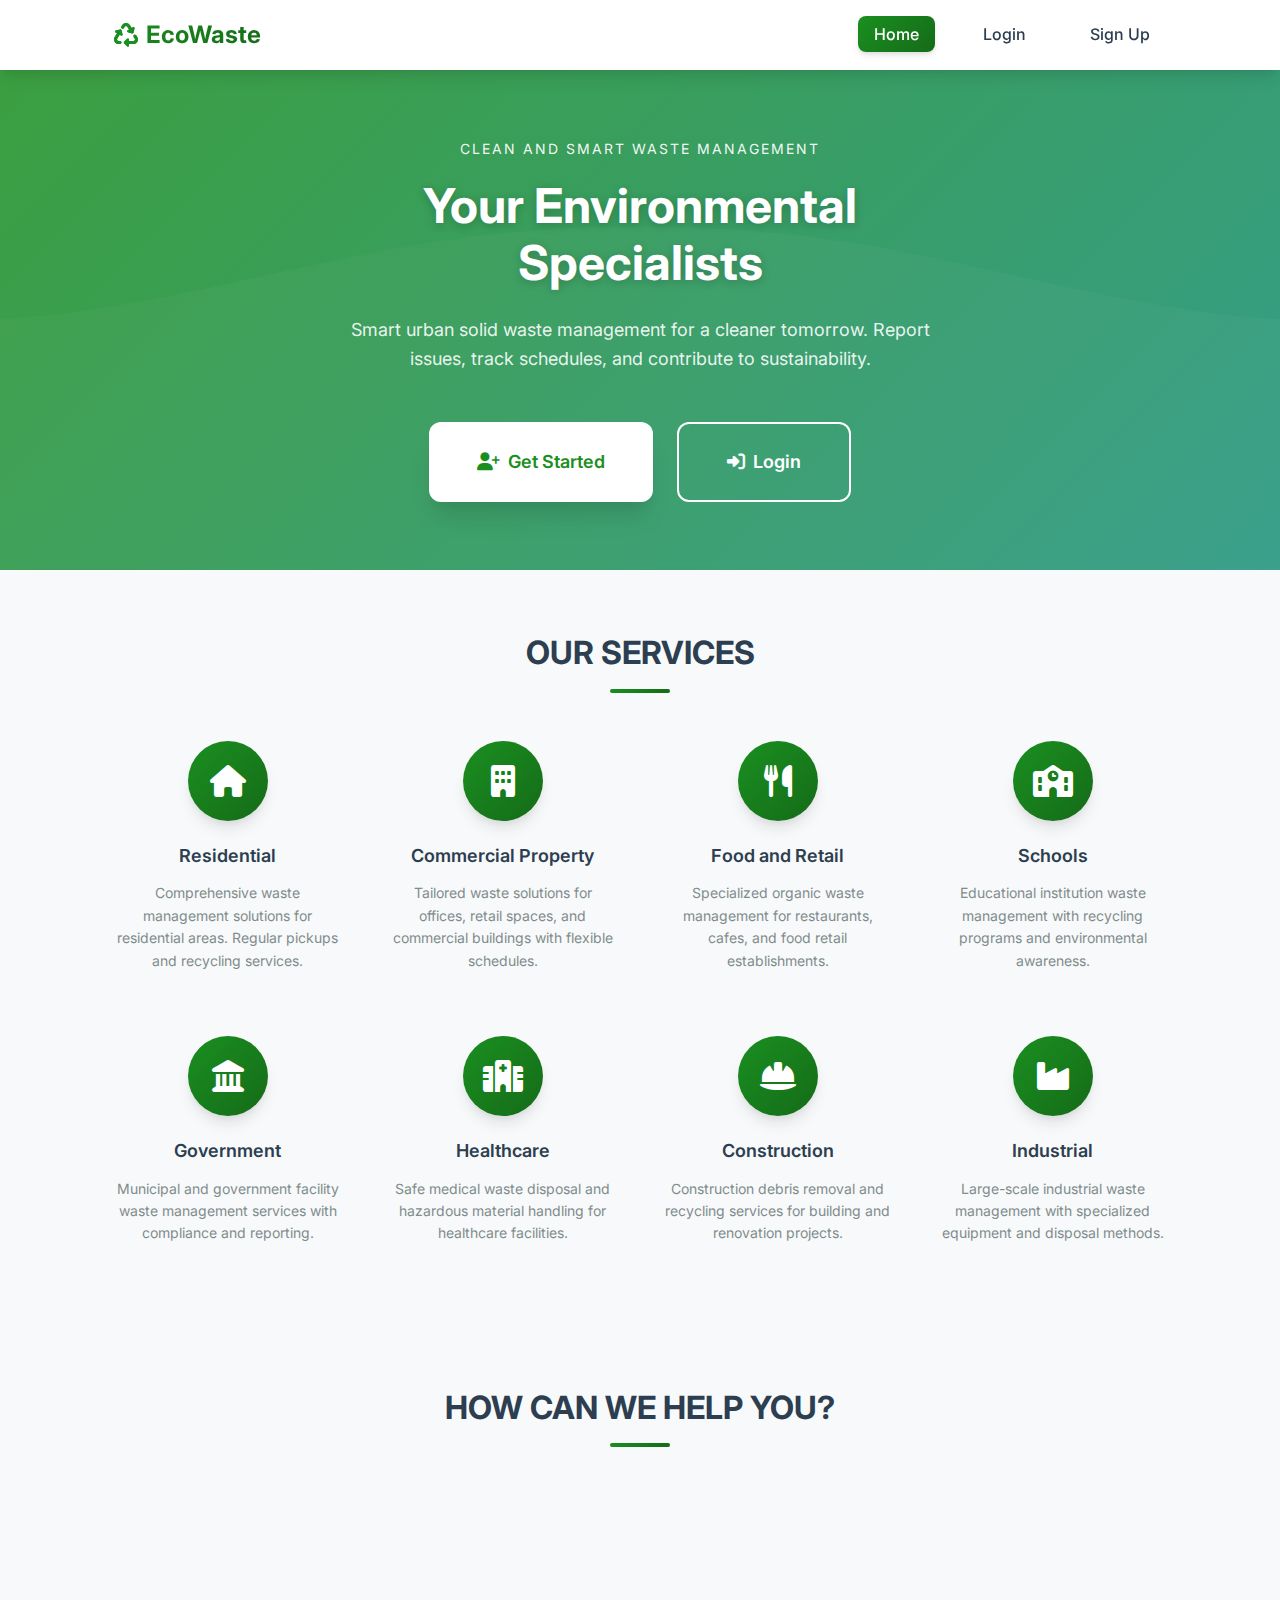
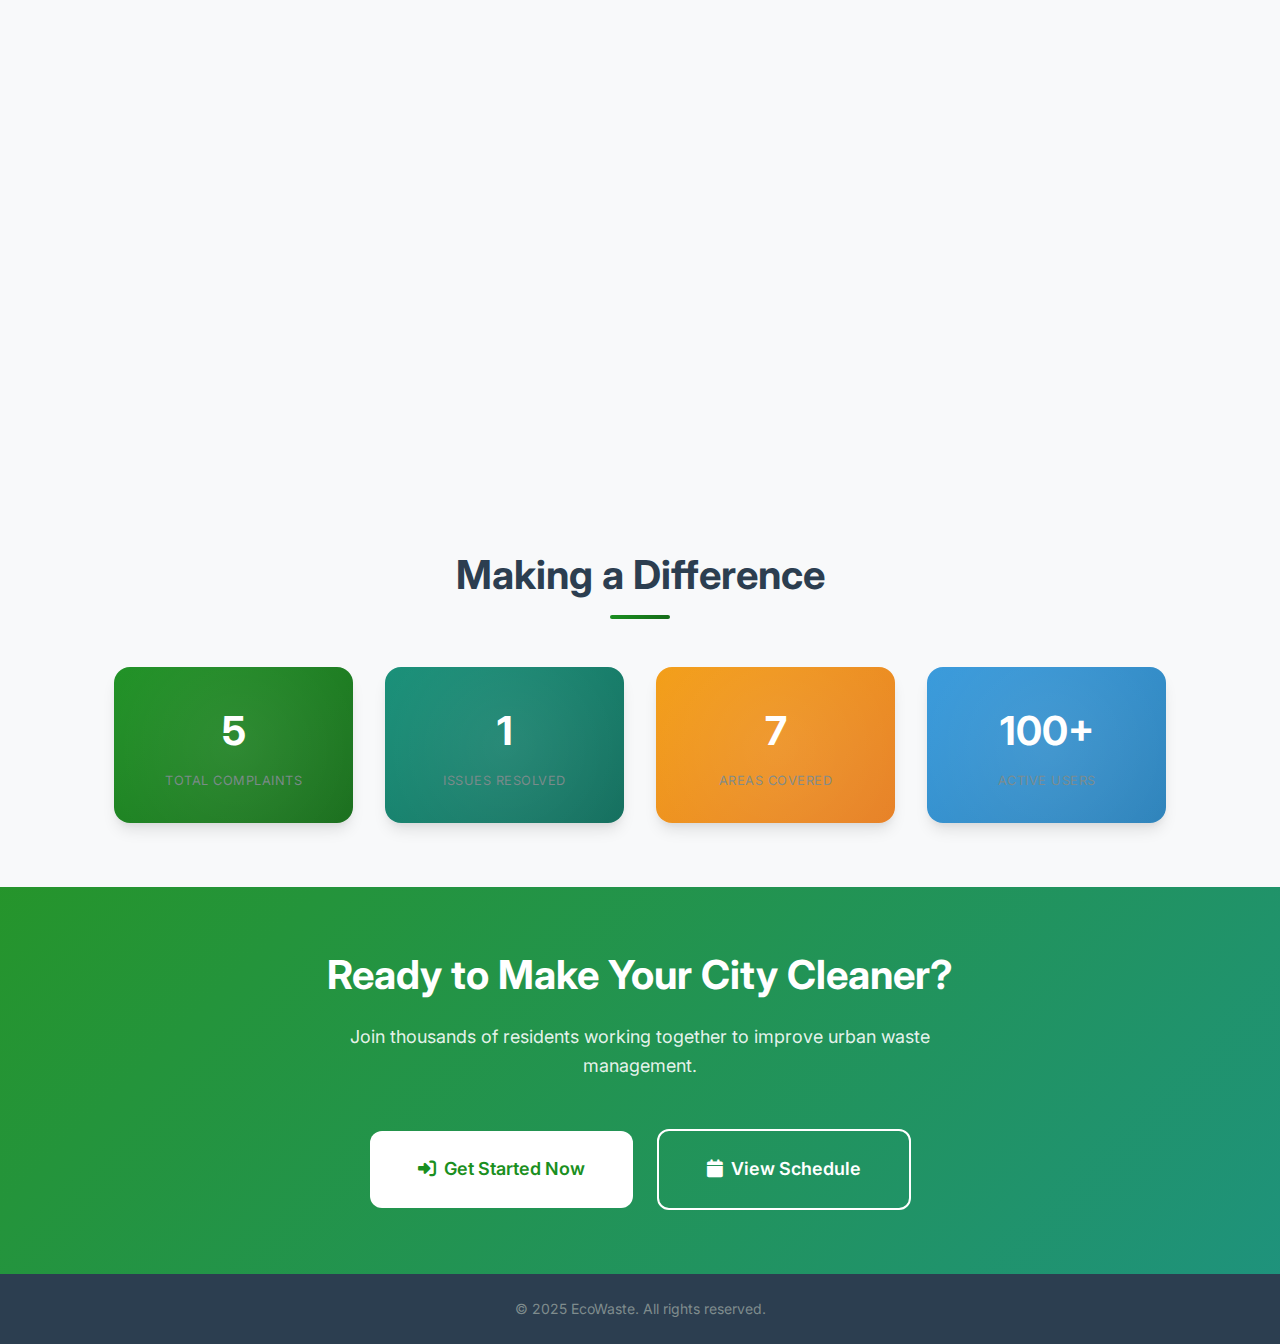
<file: index.html>
<!DOCTYPE html>
<html lang="en">

<head>
  <meta charset="UTF-8">
  <meta name="viewport" content="width=device-width, initial-scale=1.0">
  <meta name="description" content="EcoWaste - Urban Solid Waste Management System">
  <title>EcoWaste - Smart Waste Management</title>

  <!-- Google Fonts -->
  <link rel="preconnect" href="https://fonts.googleapis.com">
  <link rel="preconnect" href="https://fonts.gstatic.com" crossorigin>
  <link href="https://fonts.googleapis.com/css2?family=Inter:wght@300;400;500;600;700;800&display=swap"
    rel="stylesheet">

  <!-- Font Awesome -->
  <link rel="stylesheet" href="https://cdnjs.cloudflare.com/ajax/libs/font-awesome/6.4.0/css/all.min.css">

  <!-- Custom Styles -->
  <link rel="stylesheet" href="styles.css">
</head>

<body>
  <!-- Alert Container -->
  <div id="alert-container" style="position: fixed; top: 20px; right: 20px; z-index: 9999; max-width: 400px;"></div>

  <!-- Navigation Bar -->
  <nav class="navbar">
    <div class="container navbar-container">
      <a href="index.html" class="navbar-brand">
        <i class="fas fa-recycle"></i>
        EcoWaste
      </a>
      <ul class="navbar-menu">
        <li><a href="index.html" class="navbar-link active">Home</a></li>
        <li><a href="login.html" class="navbar-link">Login</a></li>
        <li><a href="signup.html" class="navbar-link">Sign Up</a></li>
      </ul>
    </div>
  </nav>

  <!-- Hero Section -->
  <section class="hero"
    style="background: linear-gradient(135deg, rgba(26, 143, 32, 0.85) 0%, rgba(19, 141, 117, 0.85) 100%), url('C:/Users/dodof/.gemini/antigravity/brain/66e27877-4e23-4394-b28d-b975cb590e7d/hero_background_1767334128887.png') center/cover; min-height: 500px; display: flex; align-items: center; position: relative;">
    <div class="container">
      <div class="hero-content" style="max-width: 800px; margin: 0 auto;">
        <p
          style="color: rgba(255, 255, 255, 0.95); font-size: var(--font-size-sm); text-transform: uppercase; letter-spacing: 2px; margin-bottom: var(--spacing-sm); animation: fadeInUp 0.6s ease-out;">
          CLEAN AND SMART WASTE MANAGEMENT
        </p>
        <h1
          style="color: white; font-size: var(--font-size-5xl); font-weight: 700; margin-bottom: var(--spacing-md); line-height: 1.2; animation: fadeInUp 0.8s ease-out 0.2s both;">
          Your Environmental<br>Specialists
        </h1>
        <p
          style="color: rgba(255, 255, 255, 0.9); font-size: var(--font-size-lg); max-width: 600px; margin: 0 auto var(--spacing-xl); animation: fadeInUp 0.8s ease-out 0.4s both;">
          Smart urban solid waste management for a cleaner tomorrow. Report issues, track schedules, and contribute to
          sustainability.
        </p>
        <div class="hero-buttons" style="animation: fadeInUp 0.8s ease-out 0.6s both;">
          <a href="signup.html" class="btn btn-primary btn-lg"
            style="background: white; color: var(--color-primary); box-shadow: var(--shadow-xl);">
            <i class="fas fa-user-plus"></i>
            Get Started
          </a>
          <a href="login.html" class="btn btn-outline btn-lg" style="color: white; border-color: white;">
            <i class="fas fa-sign-in-alt"></i>
            Login
          </a>
        </div>
      </div>
    </div>
  </section>

  <!-- Services Section -->
  <section class="section" style="background: #f8f9fa;">
    <div class="container">
      <h2 class="section-title"
        style="font-size: var(--font-size-3xl); color: var(--color-text-primary); margin-bottom: var(--spacing-xl);">OUR
        SERVICES</h2>

      <div class="grid grid-4" style="gap: var(--spacing-xl);">
        <!-- Service 1: Residential -->
        <div class="service-card" style="text-align: center; animation: fadeInUp 0.6s ease-out;">
          <div
            style="width: 80px; height: 80px; margin: 0 auto var(--spacing-md); background: var(--gradient-primary); border-radius: 50%; display: flex; align-items: center; justify-content: center; box-shadow: var(--shadow-lg); transition: all var(--transition-base);"
            class="service-icon">
            <i class="fas fa-home" style="font-size: 2rem; color: white;"></i>
          </div>
          <h3
            style="font-size: var(--font-size-lg); font-weight: 600; margin-bottom: var(--spacing-sm); color: var(--color-text-primary);">
            Residential</h3>
          <p style="color: var(--color-text-secondary); font-size: var(--font-size-sm); line-height: 1.6;">
            Comprehensive waste management solutions for residential areas. Regular pickups and recycling services.
          </p>
        </div>

        <!-- Service 2: Commercial Property -->
        <div class="service-card" style="text-align: center; animation: fadeInUp 0.6s ease-out 0.1s both;">
          <div
            style="width: 80px; height: 80px; margin: 0 auto var(--spacing-md); background: var(--gradient-primary); border-radius: 50%; display: flex; align-items: center; justify-content: center; box-shadow: var(--shadow-lg); transition: all var(--transition-base);"
            class="service-icon">
            <i class="fas fa-building" style="font-size: 2rem; color: white;"></i>
          </div>
          <h3
            style="font-size: var(--font-size-lg); font-weight: 600; margin-bottom: var(--spacing-sm); color: var(--color-text-primary);">
            Commercial Property</h3>
          <p style="color: var(--color-text-secondary); font-size: var(--font-size-sm); line-height: 1.6;">
            Tailored waste solutions for offices, retail spaces, and commercial buildings with flexible schedules.
          </p>
        </div>

        <!-- Service 3: Food and Retail -->
        <div class="service-card" style="text-align: center; animation: fadeInUp 0.6s ease-out 0.2s both;">
          <div
            style="width: 80px; height: 80px; margin: 0 auto var(--spacing-md); background: var(--gradient-primary); border-radius: 50%; display: flex; align-items: center; justify-content: center; box-shadow: var(--shadow-lg); transition: all var(--transition-base);"
            class="service-icon">
            <i class="fas fa-utensils" style="font-size: 2rem; color: white;"></i>
          </div>
          <h3
            style="font-size: var(--font-size-lg); font-weight: 600; margin-bottom: var(--spacing-sm); color: var(--color-text-primary);">
            Food and Retail</h3>
          <p style="color: var(--color-text-secondary); font-size: var(--font-size-sm); line-height: 1.6;">
            Specialized organic waste management for restaurants, cafes, and food retail establishments.
          </p>
        </div>

        <!-- Service 4: Schools -->
        <div class="service-card" style="text-align: center; animation: fadeInUp 0.6s ease-out 0.3s both;">
          <div
            style="width: 80px; height: 80px; margin: 0 auto var(--spacing-md); background: var(--gradient-primary); border-radius: 50%; display: flex; align-items: center; justify-content: center; box-shadow: var(--shadow-lg); transition: all var(--transition-base);"
            class="service-icon">
            <i class="fas fa-school" style="font-size: 2rem; color: white;"></i>
          </div>
          <h3
            style="font-size: var(--font-size-lg); font-weight: 600; margin-bottom: var(--spacing-sm); color: var(--color-text-primary);">
            Schools</h3>
          <p style="color: var(--color-text-secondary); font-size: var(--font-size-sm); line-height: 1.6;">
            Educational institution waste management with recycling programs and environmental awareness.
          </p>
        </div>

        <!-- Service 5: Government -->
        <div class="service-card" style="text-align: center; animation: fadeInUp 0.6s ease-out 0.4s both;">
          <div
            style="width: 80px; height: 80px; margin: 0 auto var(--spacing-md); background: var(--gradient-primary); border-radius: 50%; display: flex; align-items: center; justify-content: center; box-shadow: var(--shadow-lg); transition: all var(--transition-base);"
            class="service-icon">
            <i class="fas fa-landmark" style="font-size: 2rem; color: white;"></i>
          </div>
          <h3
            style="font-size: var(--font-size-lg); font-weight: 600; margin-bottom: var(--spacing-sm); color: var(--color-text-primary);">
            Government</h3>
          <p style="color: var(--color-text-secondary); font-size: var(--font-size-sm); line-height: 1.6;">
            Municipal and government facility waste management services with compliance and reporting.
          </p>
        </div>

        <!-- Service 6: Healthcare -->
        <div class="service-card" style="text-align: center; animation: fadeInUp 0.6s ease-out 0.5s both;">
          <div
            style="width: 80px; height: 80px; margin: 0 auto var(--spacing-md); background: var(--gradient-primary); border-radius: 50%; display: flex; align-items: center; justify-content: center; box-shadow: var(--shadow-lg); transition: all var(--transition-base);"
            class="service-icon">
            <i class="fas fa-hospital" style="font-size: 2rem; color: white;"></i>
          </div>
          <h3
            style="font-size: var(--font-size-lg); font-weight: 600; margin-bottom: var(--spacing-sm); color: var(--color-text-primary);">
            Healthcare</h3>
          <p style="color: var(--color-text-secondary); font-size: var(--font-size-sm); line-height: 1.6;">
            Safe medical waste disposal and hazardous material handling for healthcare facilities.
          </p>
        </div>

        <!-- Service 7: Construction -->
        <div class="service-card" style="text-align: center; animation: fadeInUp 0.6s ease-out 0.6s both;">
          <div
            style="width: 80px; height: 80px; margin: 0 auto var(--spacing-md); background: var(--gradient-primary); border-radius: 50%; display: flex; align-items: center; justify-content: center; box-shadow: var(--shadow-lg); transition: all var(--transition-base);"
            class="service-icon">
            <i class="fas fa-hard-hat" style="font-size: 2rem; color: white;"></i>
          </div>
          <h3
            style="font-size: var(--font-size-lg); font-weight: 600; margin-bottom: var(--spacing-sm); color: var(--color-text-primary);">
            Construction</h3>
          <p style="color: var(--color-text-secondary); font-size: var(--font-size-sm); line-height: 1.6;">
            Construction debris removal and recycling services for building and renovation projects.
          </p>
        </div>

        <!-- Service 8: Industrial -->
        <div class="service-card" style="text-align: center; animation: fadeInUp 0.6s ease-out 0.7s both;">
          <div
            style="width: 80px; height: 80px; margin: 0 auto var(--spacing-md); background: var(--gradient-primary); border-radius: 50%; display: flex; align-items: center; justify-content: center; box-shadow: var(--shadow-lg); transition: all var(--transition-base);"
            class="service-icon">
            <i class="fas fa-industry" style="font-size: 2rem; color: white;"></i>
          </div>
          <h3
            style="font-size: var(--font-size-lg); font-weight: 600; margin-bottom: var(--spacing-sm); color: var(--color-text-primary);">
            Industrial</h3>
          <p style="color: var(--color-text-secondary); font-size: var(--font-size-sm); line-height: 1.6;">
            Large-scale industrial waste management with specialized equipment and disposal methods.
          </p>
        </div>
      </div>
    </div>
  </section>

  <style>
    .service-icon:hover {
      transform: scale(1.1) rotate(5deg);
      box-shadow: var(--shadow-xl), var(--shadow-glow);
    }

    .service-card:hover .service-icon {
      transform: scale(1.1) rotate(5deg);
    }
  </style>

  <!-- How Can We Help You Section -->
  <section class="section">
    <div class="container">
      <h2 class="section-title"
        style="font-size: var(--font-size-3xl); color: var(--color-text-primary); margin-bottom: var(--spacing-2xl);">
        HOW CAN WE HELP YOU?</h2>

      <div class="grid grid-3" style="gap: var(--spacing-xl);">
        <!-- Request a Quote -->
        <div class="card"
          style="text-align: center; padding: var(--spacing-xl); transition: all var(--transition-base); cursor: pointer;"
          onclick="window.location.href='signup.html'">
          <div
            style="width: 100px; height: 100px; margin: 0 auto var(--spacing-lg); background: linear-gradient(135deg, #f39c12 0%, #e67e22 100%); border-radius: 50%; display: flex; align-items: center; justify-content: center; box-shadow: var(--shadow-lg); transition: all var(--transition-base);"
            class="help-icon">
            <i class="fas fa-dollar-sign" style="font-size: 2.5rem; color: white;"></i>
          </div>
          <h3
            style="font-size: var(--font-size-xl); font-weight: 600; margin-bottom: var(--spacing-md); color: var(--color-text-primary);">
            Request a Quote</h3>
          <p style="color: var(--color-text-secondary); line-height: 1.6; margin-bottom: var(--spacing-md);">
            Get a customized waste management solution for your needs. Our team will provide competitive pricing and
            flexible service options.
          </p>
          <a href="signup.html" class="btn btn-primary" style="margin-top: auto;">
            <i class="fas fa-file-invoice-dollar"></i> Get Quote
          </a>
        </div>

        <!-- Report an Issue -->
        <div class="card"
          style="text-align: center; padding: var(--spacing-xl); transition: all var(--transition-base); cursor: pointer;"
          onclick="window.location.href='login.html'">
          <div
            style="width: 100px; height: 100px; margin: 0 auto var(--spacing-lg); background: var(--gradient-primary); border-radius: 50%; display: flex; align-items: center; justify-content: center; box-shadow: var(--shadow-lg); transition: all var(--transition-base);"
            class="help-icon">
            <i class="fas fa-exclamation-circle" style="font-size: 2.5rem; color: white;"></i>
          </div>
          <h3
            style="font-size: var(--font-size-xl); font-weight: 600; margin-bottom: var(--spacing-md); color: var(--color-text-primary);">
            Report an Issue</h3>
          <p style="color: var(--color-text-secondary); line-height: 1.6; margin-bottom: var(--spacing-md);">
            Found a waste management problem in your area? Report it quickly and track its resolution in real-time
            through our portal.
          </p>
          <a href="login.html" class="btn btn-primary" style="margin-top: auto;">
            <i class="fas fa-flag"></i> Report Now
          </a>
        </div>

        <!-- View Schedule -->
        <div class="card"
          style="text-align: center; padding: var(--spacing-xl); transition: all var(--transition-base); cursor: pointer;"
          onclick="window.location.href='collection-schedule.html'">
          <div
            style="width: 100px; height: 100px; margin: 0 auto var(--spacing-lg); background: linear-gradient(135deg, #3498db 0%, #2980b9 100%); border-radius: 50%; display: flex; align-items: center; justify-content: center; box-shadow: var(--shadow-lg); transition: all var(--transition-base);"
            class="help-icon">
            <i class="fas fa-calendar-alt" style="font-size: 2.5rem; color: white;"></i>
          </div>
          <h3
            style="font-size: var(--font-size-xl); font-weight: 600; margin-bottom: var(--spacing-md); color: var(--color-text-primary);">
            View Collection Schedule</h3>
          <p style="color: var(--color-text-secondary); line-height: 1.6; margin-bottom: var(--spacing-md);">
            Check pickup schedules for your area. Never miss a collection day with our organized schedule display and
            notifications.
          </p>
          <a href="collection-schedule.html" class="btn btn-primary" style="margin-top: auto;">
            <i class="fas fa-calendar-check"></i> View Schedule
          </a>
        </div>
      </div>
    </div>
  </section>

  <style>
    .help-icon:hover {
      transform: scale(1.15) rotate(10deg);
      box-shadow: var(--shadow-2xl);
    }

    .card:hover .help-icon {
      transform: scale(1.15) rotate(10deg);
    }
  </style>

  <!-- Statistics Section -->
  <section class="section">
    <div class="container">
      <h2 class="section-title">Making a Difference</h2>

      <div class="grid grid-4">
        <div class="stat-card">
          <div class="stat-number" id="stat-complaints">0</div>
          <div class="stat-label">Total Complaints</div>
        </div>

        <div class="stat-card" style="background: var(--gradient-secondary);">
          <div class="stat-number" id="stat-resolved">0</div>
          <div class="stat-label">Issues Resolved</div>
        </div>

        <div class="stat-card" style="background: linear-gradient(135deg, #f39c12 0%, #e67e22 100%);">
          <div class="stat-number" id="stat-areas">7</div>
          <div class="stat-label">Areas Covered</div>
        </div>

        <div class="stat-card" style="background: linear-gradient(135deg, #3498db 0%, #2980b9 100%);">
          <div class="stat-number" id="stat-users">100+</div>
          <div class="stat-label">Active Users</div>
        </div>
      </div>
    </div>
  </section>

  <!-- Call to Action Section -->
  <section class="section" style="background: var(--gradient-hero); color: white; text-align: center;">
    <div class="container">
      <h2 style="color: white; margin-bottom: var(--spacing-md);">
        Ready to Make Your City Cleaner?
      </h2>
      <p
        style="color: rgba(255, 255, 255, 0.9); font-size: var(--font-size-lg); margin-bottom: var(--spacing-xl); max-width: 600px; margin-left: auto; margin-right: auto;">
        Join thousands of residents working together to improve urban waste management.
      </p>
      <div class="flex-center gap-md" style="flex-wrap: wrap;">
        <a href="login.html" class="btn btn-lg" style="background: white; color: var(--color-primary);">
          <i class="fas fa-sign-in-alt"></i>
          Get Started Now
        </a>
        <a href="collection-schedule.html" class="btn btn-outline btn-lg" style="color: white; border-color: white;">
          <i class="fas fa-calendar"></i>
          View Schedule
        </a>
      </div>
    </div>
  </section>

  <!-- Footer -->
  <footer
    style="background: #2c3e50; color: rgba(255, 255, 255, 0.8); padding: var(--spacing-md) 0; text-align: center;">
    <div class="container">
      <p style="margin: 0; font-size: var(--font-size-sm);">
        © 2025 EcoWaste. All rights reserved.
      </p>
    </div>
  </footer>

  <!-- Scripts -->
  <script src="app.js"></script>
  <script>
    // Initialize sample data on first load
    initializeSampleData();

    // Update statistics
    function updateStats() {
      const stats = getComplaintStats();
      document.getElementById('stat-complaints').textContent = stats.total;
      document.getElementById('stat-resolved').textContent = stats.resolved;
    }

    // Animate numbers on load
    window.addEventListener('load', () => {
      updateStats();

      // Add fade-in animation to cards
      const cards = document.querySelectorAll('.card');
      cards.forEach((card, index) => {
        card.style.opacity = '0';
        card.style.animation = `fadeInUp 0.6s ease-out ${index * 0.1}s forwards`;
      });
    });
  </script>
</body>

</html>
</file>
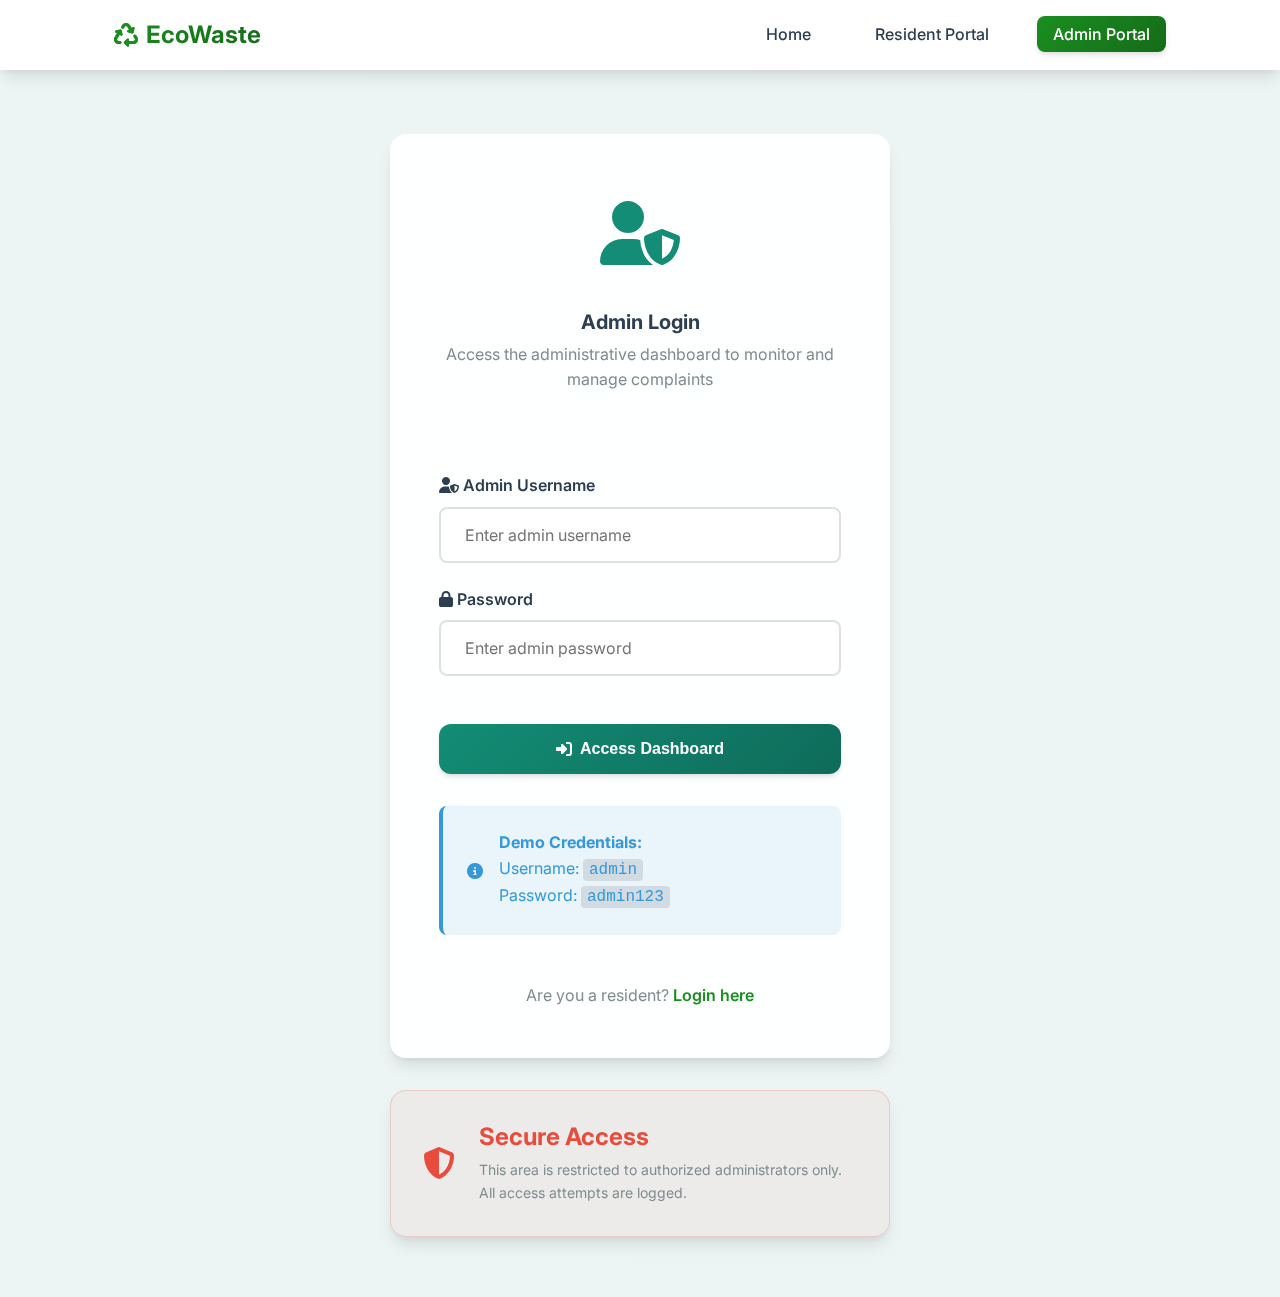
<file: admin-login.html>
<!DOCTYPE html>
<html lang="en">

<head>
    <meta charset="UTF-8">
    <meta name="viewport" content="width=device-width, initial-scale=1.0">
    <title>Admin Login - EcoWaste</title>

    <!-- Google Fonts -->
    <link rel="preconnect" href="https://fonts.googleapis.com">
    <link rel="preconnect" href="https://fonts.gstatic.com" crossorigin>
    <link href="https://fonts.googleapis.com/css2?family=Inter:wght@300;400;500;600;700;800&display=swap"
        rel="stylesheet">

    <!-- Font Awesome -->
    <link rel="stylesheet" href="https://cdnjs.cloudflare.com/ajax/libs/font-awesome/6.4.0/css/all.min.css">

    <!-- Custom Styles -->
    <link rel="stylesheet" href="styles.css">
</head>

<body>
    <!-- Alert Container -->
    <div id="alert-container" style="position: fixed; top: 20px; right: 20px; z-index: 9999; max-width: 400px;"></div>

    <!-- Navigation Bar -->
    <nav class="navbar">
        <div class="container navbar-container">
            <a href="index.html" class="navbar-brand">
                <i class="fas fa-recycle"></i>
                EcoWaste
            </a>
            <ul class="navbar-menu">
                <li><a href="index.html" class="navbar-link">Home</a></li>
                <li><a href="resident-login.html" class="navbar-link">Resident Portal</a></li>
                <li><a href="admin-login.html" class="navbar-link active">Admin Portal</a></li>
            </ul>
        </div>
    </nav>

    <!-- Login Section -->
    <section class="section"
        style="min-height: 80vh; display: flex; align-items: center; background: linear-gradient(135deg, rgba(22, 160, 133, 0.05) 0%, rgba(19, 141, 117, 0.05) 100%);">
        <div class="container">
            <div style="max-width: 500px; margin: 0 auto;">
                <div class="card" style="padding: var(--spacing-xl);">
                    <div class="card-header" style="text-align: center; border-bottom: none;">
                        <div style="font-size: 4rem; color: var(--color-secondary); margin-bottom: var(--spacing-md);">
                            <i class="fas fa-user-shield"></i>
                        </div>
                        <h2 class="card-title" style="margin-bottom: var(--spacing-xs);">Admin Login</h2>
                        <p style="color: var(--color-text-secondary); margin-bottom: var(--spacing-lg);">
                            Access the administrative dashboard to monitor and manage complaints
                        </p>
                    </div>

                    <div class="card-body">
                        <form id="login-form">
                            <div class="form-group">
                                <label for="username" class="form-label">
                                    <i class="fas fa-user-shield"></i> Admin Username
                                </label>
                                <input type="text" id="username" class="form-input" placeholder="Enter admin username"
                                    required autocomplete="username">
                                <div class="form-error"></div>
                            </div>

                            <div class="form-group">
                                <label for="password" class="form-label">
                                    <i class="fas fa-lock"></i> Password
                                </label>
                                <input type="password" id="password" class="form-input"
                                    placeholder="Enter admin password" required autocomplete="current-password">
                                <div class="form-error"></div>
                            </div>

                            <button type="submit" class="btn btn-secondary"
                                style="width: 100%; margin-top: var(--spacing-md);">
                                <i class="fas fa-sign-in-alt"></i>
                                Access Dashboard
                            </button>
                        </form>

                        <!-- Demo Credentials Info -->
                        <div class="alert alert-info" style="margin-top: var(--spacing-lg); margin-bottom: 0;">
                            <i class="fas fa-info-circle"></i>
                            <div>
                                <strong>Demo Credentials:</strong><br>
                                Username: <code
                                    style="background: rgba(0,0,0,0.1); padding: 2px 6px; border-radius: 4px;">admin</code><br>
                                Password: <code
                                    style="background: rgba(0,0,0,0.1); padding: 2px 6px; border-radius: 4px;">admin123</code>
                            </div>
                        </div>
                    </div>

                    <div class="card-footer" style="text-align: center; border-top: none;">
                        <p style="color: var(--color-text-secondary); margin: 0;">
                            Are you a resident?
                            <a href="resident-login.html" style="color: var(--color-primary); font-weight: 600;">Login
                                here</a>
                        </p>
                    </div>
                </div>

                <!-- Security Notice -->
                <div class="card"
                    style="margin-top: var(--spacing-lg); background: rgba(231, 76, 60, 0.05); border: 1px solid rgba(231, 76, 60, 0.2);">
                    <div style="display: flex; align-items: center; gap: var(--spacing-md);">
                        <i class="fas fa-shield-alt" style="font-size: 2rem; color: var(--color-danger);"></i>
                        <div>
                            <h4 style="margin-bottom: var(--spacing-xs); color: var(--color-danger);">Secure Access</h4>
                            <p style="margin: 0; font-size: var(--font-size-sm); color: var(--color-text-secondary);">
                                This area is restricted to authorized administrators only. All access attempts are
                                logged.
                            </p>
                        </div>
                    </div>
                </div>
            </div>
        </div>
    </section>

    <!-- Scripts -->
    <script src="app.js"></script>
    <script>
        // Check if already logged in
        const currentUser = getCurrentUser();
        if (currentUser && currentUser.type === 'admin') {
            window.location.href = 'admin-dashboard.html';
        }

        // Handle login form submission
        document.getElementById('login-form').addEventListener('submit', function (e) {
            e.preventDefault();

            const username = document.getElementById('username').value.trim();
            const password = document.getElementById('password').value;

            // Validate form
            if (!username || !password) {
                showAlert('Please fill in all fields', 'error');
                return;
            }

            // Attempt login
            const result = login(username, password, 'admin');

            if (result.success) {
                showAlert('Login successful! Redirecting to dashboard...', 'success');
                setTimeout(() => {
                    window.location.href = 'admin-dashboard.html';
                }, 1000);
            } else {
                showAlert(result.message, 'error');
            }
        });

        // Add enter key support
        document.getElementById('password').addEventListener('keypress', function (e) {
            if (e.key === 'Enter') {
                document.getElementById('login-form').dispatchEvent(new Event('submit'));
            }
        });
    </script>
</body>

</html>
</file>
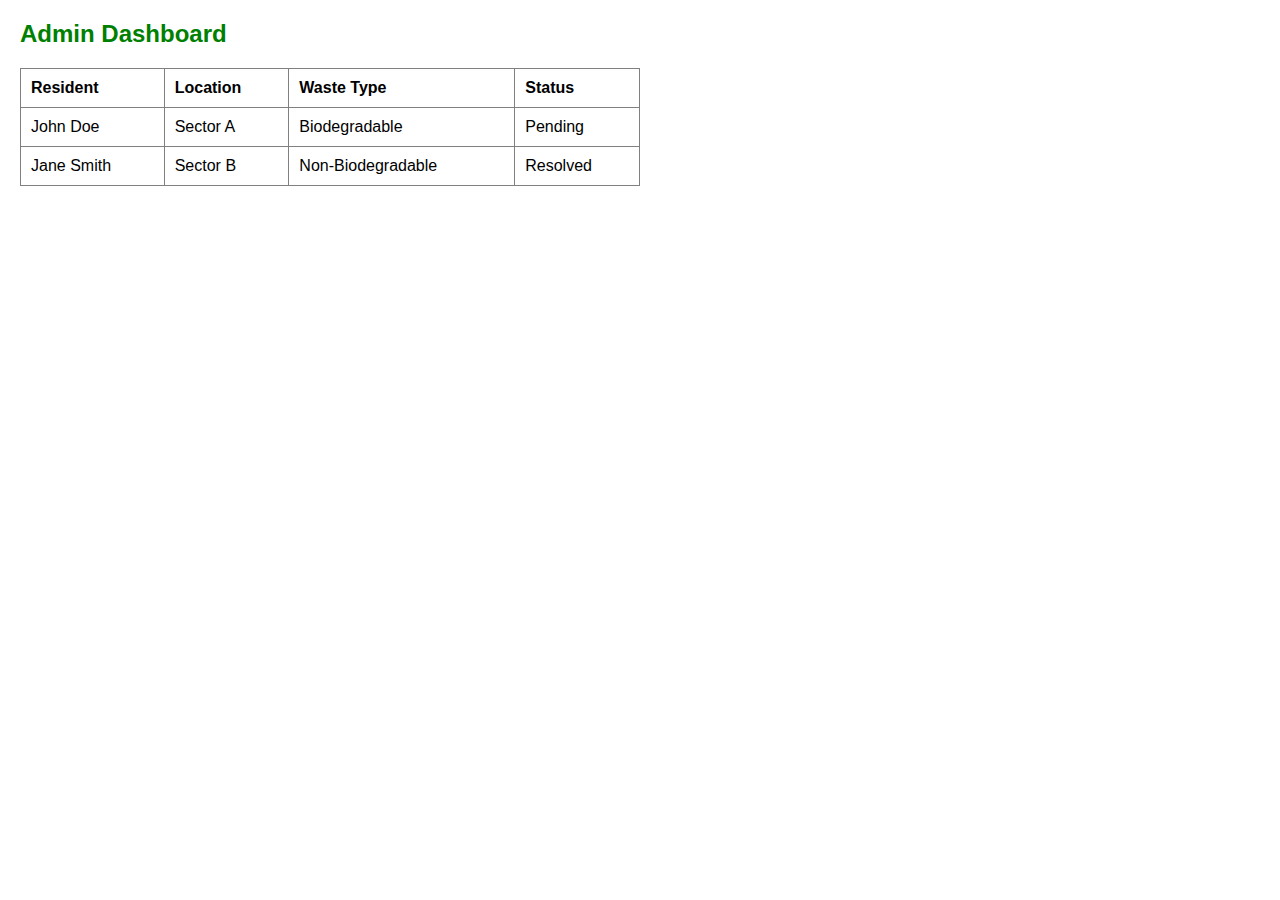
<file: admin_dashboard.html>
<!DOCTYPE html>
<html>
<head>
    <title>EcoWaste - Admin Dashboard</title>
    <link rel="stylesheet" href="style.css">
</head>
<body>
    <h2>Admin Dashboard</h2>
    <table border="1">
        <tr><th>Resident</th><th>Location</th><th>Waste Type</th><th>Status</th></tr>
        <tr><td>John Doe</td><td>Sector A</td><td>Biodegradable</td><td>Pending</td></tr>
        <tr><td>Jane Smith</td><td>Sector B</td><td>Non-Biodegradable</td><td>Resolved</td></tr>
    </table>
</body>
</html>
</file>
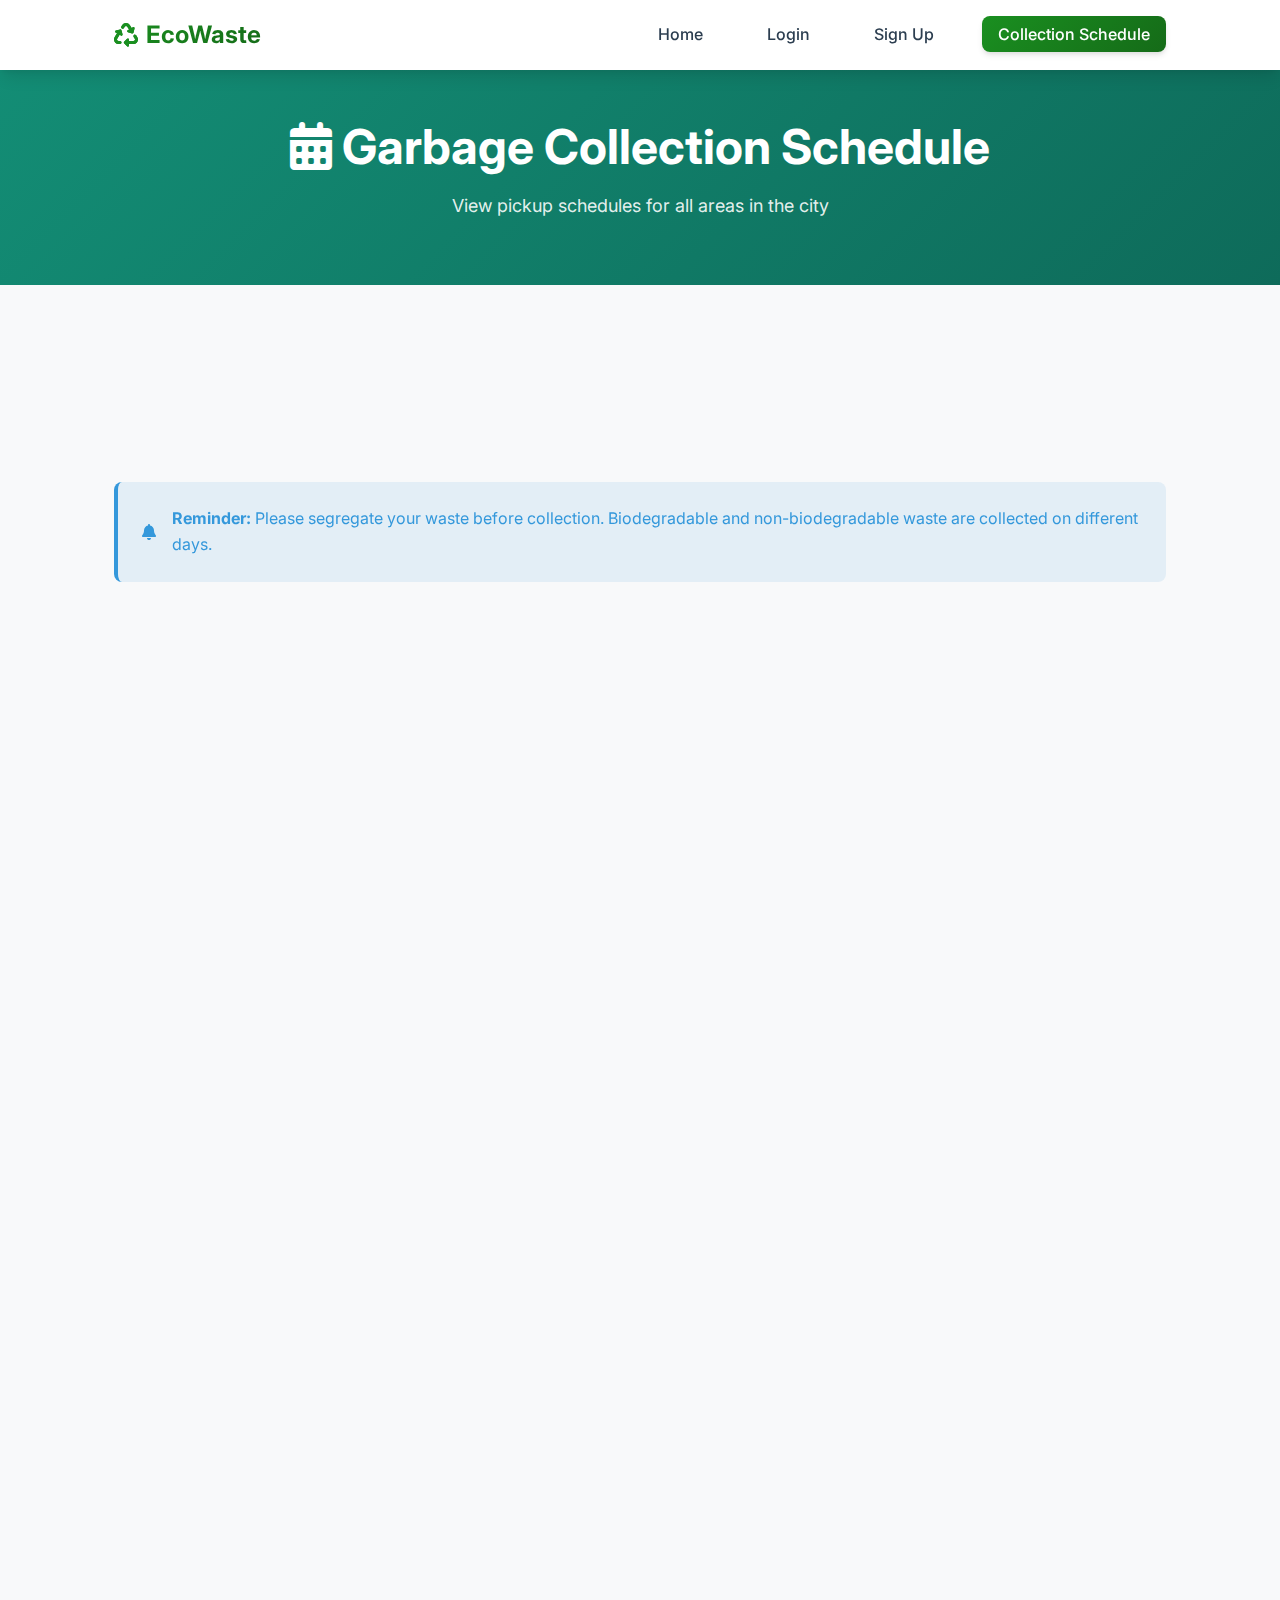
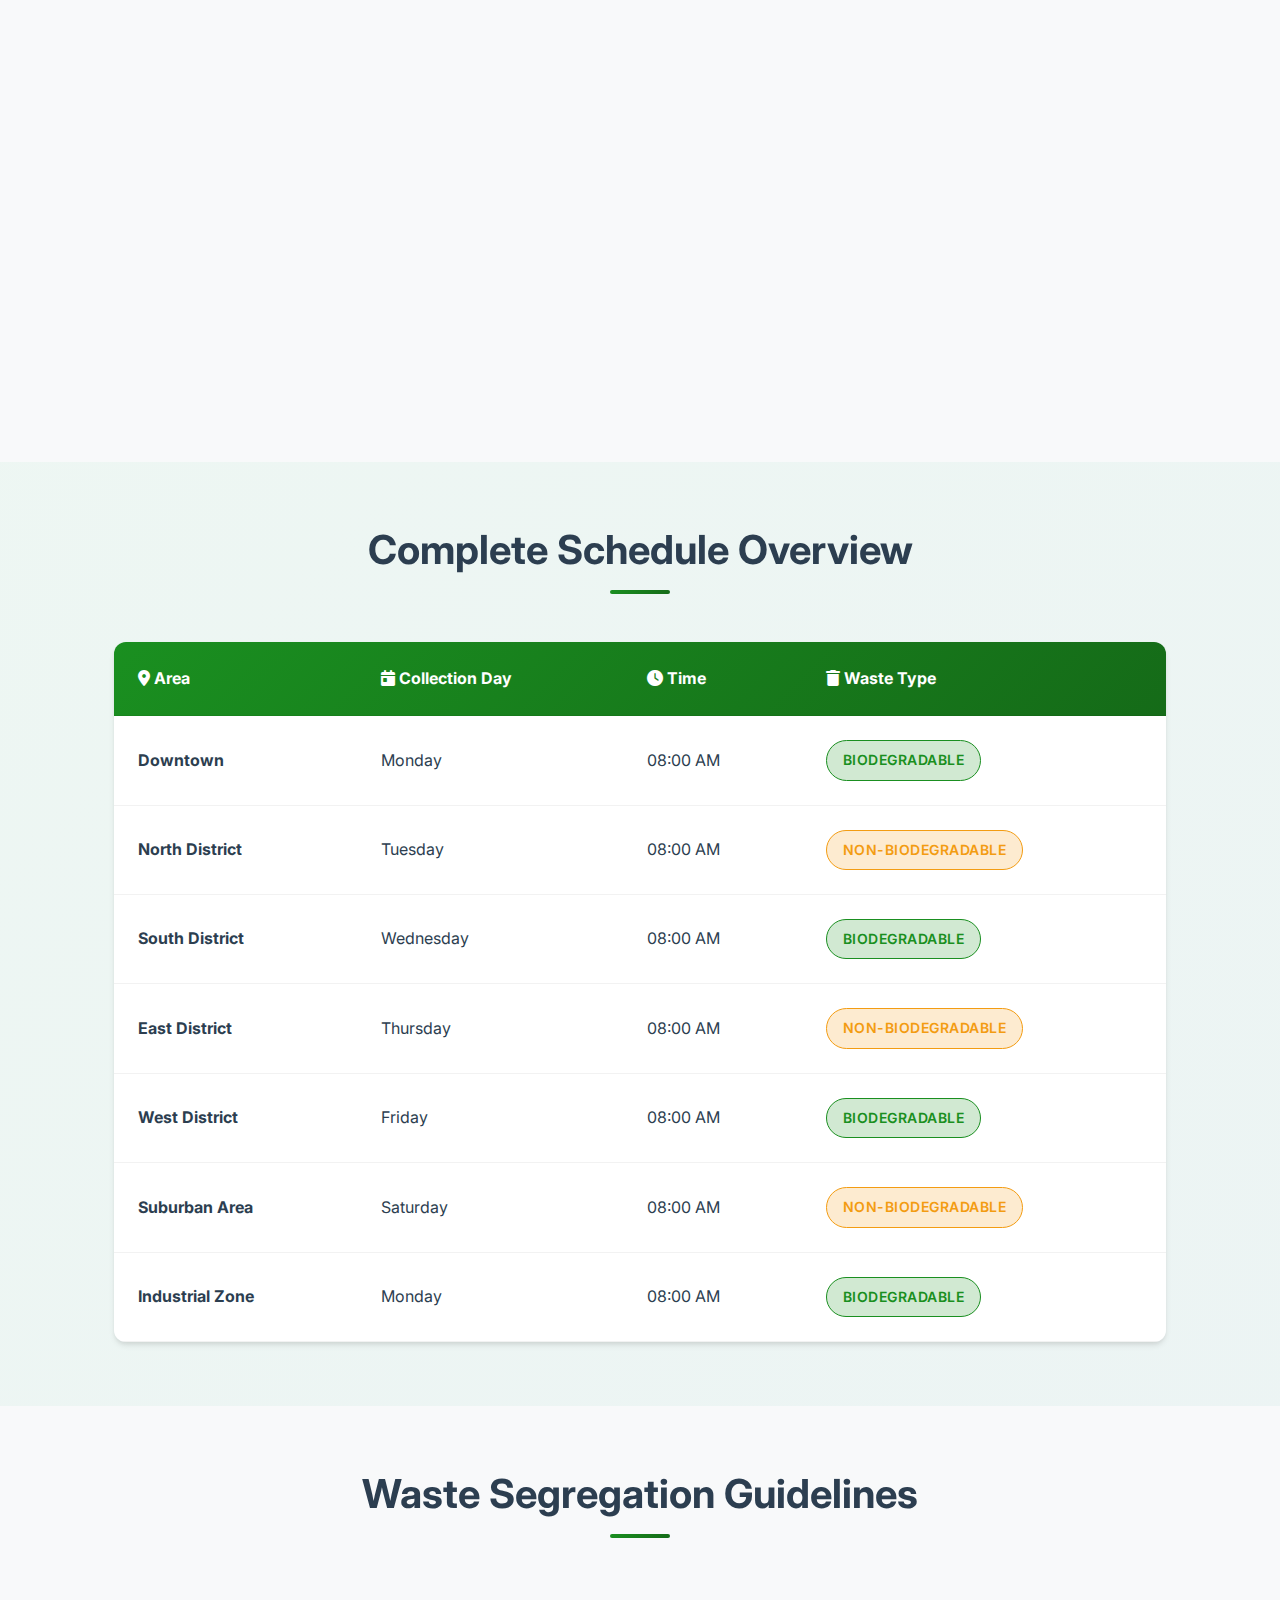
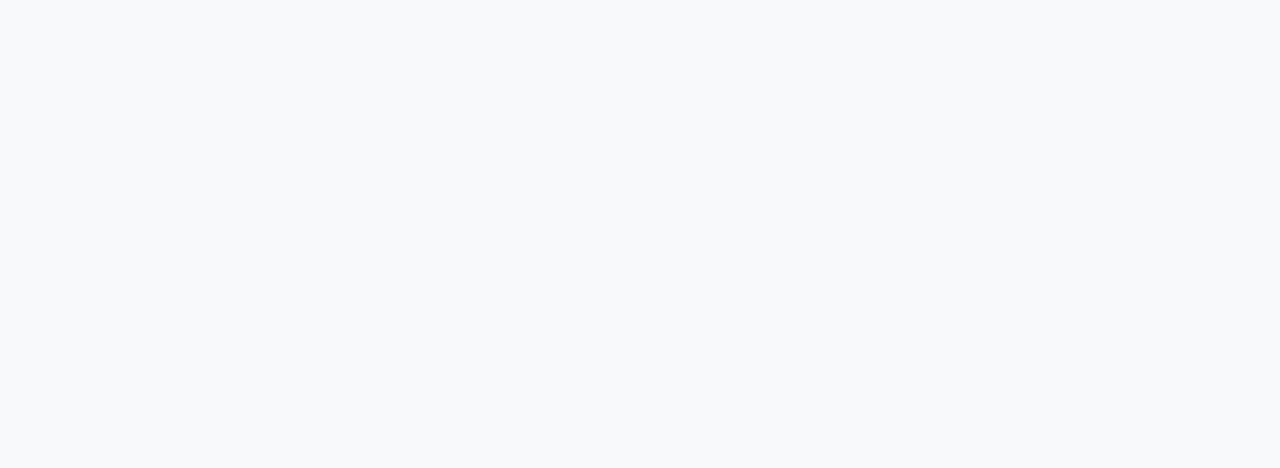
<file: collection-schedule.html>
<!DOCTYPE html>
<html lang="en">

<head>
    <meta charset="UTF-8">
    <meta name="viewport" content="width=device-width, initial-scale=1.0">
    <title>Collection Schedule - EcoWaste</title>

    <!-- Google Fonts -->
    <link rel="preconnect" href="https://fonts.googleapis.com">
    <link rel="preconnect" href="https://fonts.gstatic.com" crossorigin>
    <link href="https://fonts.googleapis.com/css2?family=Inter:wght@300;400;500;600;700;800&display=swap"
        rel="stylesheet">

    <!-- Font Awesome -->
    <link rel="stylesheet" href="https://cdnjs.cloudflare.com/ajax/libs/font-awesome/6.4.0/css/all.min.css">

    <!-- Custom Styles -->
    <link rel="stylesheet" href="styles.css">
</head>

<body>
    <!-- Alert Container -->
    <div id="alert-container" style="position: fixed; top: 20px; right: 20px; z-index: 9999; max-width: 400px;"></div>

    <!-- Navigation Bar -->
    <nav class="navbar">
        <div class="container navbar-container">
            <a href="index.html" class="navbar-brand">
                <i class="fas fa-recycle"></i>
                EcoWaste
            </a>
            <ul class="navbar-menu">
                <li><a href="index.html" class="navbar-link">Home</a></li>
                <li><a href="login.html" class="navbar-link">Login</a></li>
                <li><a href="signup.html" class="navbar-link">Sign Up</a></li>
                <li><a href="collection-schedule.html" class="navbar-link active">Collection Schedule</a></li>
            </ul>
        </div>
    </nav>

    <!-- Page Header -->
    <section
        style="background: var(--gradient-secondary); color: white; padding: var(--spacing-xl) 0; text-align: center;">
        <div class="container">
            <h1 style="color: white; margin-bottom: var(--spacing-sm);">
                <i class="fas fa-calendar-alt"></i> Garbage Collection Schedule
            </h1>
            <p style="color: rgba(255, 255, 255, 0.9); font-size: var(--font-size-lg);">
                View pickup schedules for all areas in the city
            </p>
        </div>
    </section>

    <!-- Filter Section -->
    <section class="section" style="padding-top: var(--spacing-lg); padding-bottom: var(--spacing-md);">
        <div class="container">
            <div class="card" style="padding: var(--spacing-md);">
                <div style="display: flex; gap: var(--spacing-md); align-items: center; flex-wrap: wrap;">
                    <div style="flex: 1; min-width: 250px;">
                        <label for="area-filter" class="form-label" style="margin-bottom: var(--spacing-xs);">
                            <i class="fas fa-filter"></i> Filter by Area
                        </label>
                        <select id="area-filter" class="form-select">
                            <option value="">All Areas</option>
                            <option value="Downtown">Downtown</option>
                            <option value="North District">North District</option>
                            <option value="South District">South District</option>
                            <option value="East District">East District</option>
                            <option value="West District">West District</option>
                            <option value="Suburban Area">Suburban Area</option>
                            <option value="Industrial Zone">Industrial Zone</option>
                        </select>
                    </div>
                    <button onclick="resetFilter()" class="btn btn-outline" style="margin-top: auto;">
                        <i class="fas fa-redo"></i>
                        Reset Filter
                    </button>
                </div>
            </div>
        </div>
    </section>

    <!-- Upcoming Collections Alert -->
    <section class="section" style="padding-top: 0;">
        <div class="container">
            <div class="alert alert-info">
                <i class="fas fa-bell"></i>
                <div>
                    <strong>Reminder:</strong> Please segregate your waste before collection.
                    Biodegradable and non-biodegradable waste are collected on different days.
                </div>
            </div>
        </div>
    </section>

    <!-- Schedule Grid -->
    <section class="section" style="padding-top: 0;">
        <div class="container">
            <div id="schedule-grid" class="grid grid-3">
                <!-- Schedule cards will be dynamically inserted here -->
            </div>

            <!-- No Results Message -->
            <div id="no-results" class="card" style="display: none; text-align: center; padding: var(--spacing-xl);">
                <div style="font-size: 3rem; color: var(--color-text-secondary); margin-bottom: var(--spacing-md);">
                    <i class="fas fa-search"></i>
                </div>
                <h3 style="color: var(--color-text-secondary);">No schedules found</h3>
                <p style="color: var(--color-text-secondary);">
                    Try adjusting your filter or reset to view all schedules
                </p>
            </div>
        </div>
    </section>

    <!-- Schedule Table View -->
    <section class="section"
        style="background: linear-gradient(135deg, rgba(46, 204, 113, 0.05) 0%, rgba(22, 160, 133, 0.05) 100%);">
        <div class="container">
            <h2 class="section-title">Complete Schedule Overview</h2>

            <div class="table-container">
                <table class="table">
                    <thead>
                        <tr>
                            <th><i class="fas fa-map-marker-alt"></i> Area</th>
                            <th><i class="fas fa-calendar-day"></i> Collection Day</th>
                            <th><i class="fas fa-clock"></i> Time</th>
                            <th><i class="fas fa-trash"></i> Waste Type</th>
                        </tr>
                    </thead>
                    <tbody id="schedule-table">
                        <!-- Table rows will be dynamically inserted here -->
                    </tbody>
                </table>
            </div>
        </div>
    </section>

    <!-- Information Section -->
    <section class="section">
        <div class="container">
            <h2 class="section-title">Waste Segregation Guidelines</h2>

            <div class="grid grid-2">
                <div class="card">
                    <div class="card-header">
                        <div
                            style="font-size: 2.5rem; color: var(--color-success); text-align: center; margin-bottom: var(--spacing-sm);">
                            <i class="fas fa-leaf"></i>
                        </div>
                        <h3 class="card-title text-center">Biodegradable Waste</h3>
                    </div>
                    <div class="card-body">
                        <ul style="list-style: none; padding: 0;">
                            <li style="padding: var(--spacing-xs) 0;"><i class="fas fa-check"
                                    style="color: var(--color-success);"></i> Food scraps and leftovers</li>
                            <li style="padding: var(--spacing-xs) 0;"><i class="fas fa-check"
                                    style="color: var(--color-success);"></i> Garden waste and leaves</li>
                            <li style="padding: var(--spacing-xs) 0;"><i class="fas fa-check"
                                    style="color: var(--color-success);"></i> Paper and cardboard</li>
                            <li style="padding: var(--spacing-xs) 0;"><i class="fas fa-check"
                                    style="color: var(--color-success);"></i> Natural fibers</li>
                        </ul>
                    </div>
                </div>

                <div class="card">
                    <div class="card-header">
                        <div
                            style="font-size: 2.5rem; color: var(--color-danger); text-align: center; margin-bottom: var(--spacing-sm);">
                            <i class="fas fa-ban"></i>
                        </div>
                        <h3 class="card-title text-center">Non-Biodegradable Waste</h3>
                    </div>
                    <div class="card-body">
                        <ul style="list-style: none; padding: 0;">
                            <li style="padding: var(--spacing-xs) 0;"><i class="fas fa-check"
                                    style="color: var(--color-danger);"></i> Plastic bottles and bags</li>
                            <li style="padding: var(--spacing-xs) 0;"><i class="fas fa-check"
                                    style="color: var(--color-danger);"></i> Metal cans and containers</li>
                            <li style="padding: var(--spacing-xs) 0;"><i class="fas fa-check"
                                    style="color: var(--color-danger);"></i> Glass bottles and jars</li>
                            <li style="padding: var(--spacing-xs) 0;"><i class="fas fa-check"
                                    style="color: var(--color-danger);"></i> Synthetic materials</li>
                        </ul>
                    </div>
                </div>
            </div>
        </div>
    </section>

    <!-- Scripts -->
    <script src="app.js"></script>
    <script>
        let allSchedules = [];

        // Load and display schedules
        function loadSchedules() {
            allSchedules = getCollectionSchedule();
            displaySchedules(allSchedules);
            displayScheduleTable(allSchedules);
        }

        // Display schedule cards
        function displaySchedules(schedules) {
            const grid = document.getElementById('schedule-grid');
            const noResults = document.getElementById('no-results');

            if (schedules.length === 0) {
                grid.innerHTML = '';
                noResults.style.display = 'block';
                return;
            }

            noResults.style.display = 'none';

            grid.innerHTML = schedules.map(schedule => `
        <div class="card">
          <div class="card-header">
            <div style="display: flex; justify-content: space-between; align-items: center; margin-bottom: var(--spacing-sm);">
              <h3 class="card-title" style="margin: 0;">
                <i class="fas fa-map-marker-alt" style="color: var(--color-primary);"></i>
                ${schedule.area}
              </h3>
            </div>
          </div>
          <div class="card-body">
            <div style="display: flex; align-items: center; gap: var(--spacing-sm); margin-bottom: var(--spacing-sm);">
              <i class="fas fa-calendar-day" style="color: var(--color-secondary); font-size: 1.2rem;"></i>
              <div>
                <div style="font-size: var(--font-size-sm); color: var(--color-text-secondary);">Collection Day</div>
                <div style="font-weight: 600; color: var(--color-text-primary);">${schedule.day}</div>
              </div>
            </div>
            <div style="display: flex; align-items: center; gap: var(--spacing-sm); margin-bottom: var(--spacing-sm);">
              <i class="fas fa-clock" style="color: var(--color-accent); font-size: 1.2rem;"></i>
              <div>
                <div style="font-size: var(--font-size-sm); color: var(--color-text-secondary);">Time</div>
                <div style="font-weight: 600; color: var(--color-text-primary);">${schedule.time}</div>
              </div>
            </div>
            <div style="display: flex; align-items: center; gap: var(--spacing-sm);">
              <i class="fas fa-trash-alt" style="color: var(--color-info); font-size: 1.2rem;"></i>
              <div>
                <div style="font-size: var(--font-size-sm); color: var(--color-text-secondary);">Waste Type</div>
                <div style="font-weight: 600; color: var(--color-text-primary);">${schedule.wasteType}</div>
              </div>
            </div>
          </div>
          <div class="card-footer">
            <div class="badge ${schedule.wasteType === 'Biodegradable' ? 'badge-resolved' : 'badge-in-progress'}" style="width: 100%; justify-content: center;">
              <i class="fas fa-${schedule.wasteType === 'Biodegradable' ? 'leaf' : 'recycle'}"></i>
              ${schedule.wasteType}
            </div>
          </div>
        </div>
      `).join('');
        }

        // Display schedule table
        function displayScheduleTable(schedules) {
            const table = document.getElementById('schedule-table');

            table.innerHTML = schedules.map(schedule => `
        <tr>
          <td><strong>${schedule.area}</strong></td>
          <td>${schedule.day}</td>
          <td>${schedule.time}</td>
          <td>
            <span class="badge ${schedule.wasteType === 'Biodegradable' ? 'badge-resolved' : 'badge-in-progress'}">
              ${schedule.wasteType}
            </span>
          </td>
        </tr>
      `).join('');
        }

        // Filter schedules
        document.getElementById('area-filter').addEventListener('change', function (e) {
            const selectedArea = e.target.value;

            if (selectedArea === '') {
                displaySchedules(allSchedules);
            } else {
                const filtered = allSchedules.filter(s => s.area === selectedArea);
                displaySchedules(filtered);
            }
        });

        // Reset filter
        function resetFilter() {
            document.getElementById('area-filter').value = '';
            displaySchedules(allSchedules);
        }

        // Load schedules on page load
        window.addEventListener('load', () => {
            loadSchedules();

            // Add fade-in animation
            const cards = document.querySelectorAll('.card');
            cards.forEach((card, index) => {
                card.style.opacity = '0';
                card.style.animation = `fadeInUp 0.6s ease-out ${index * 0.05}s forwards`;
            });
        });
    </script>
</body>

</html>
</file>
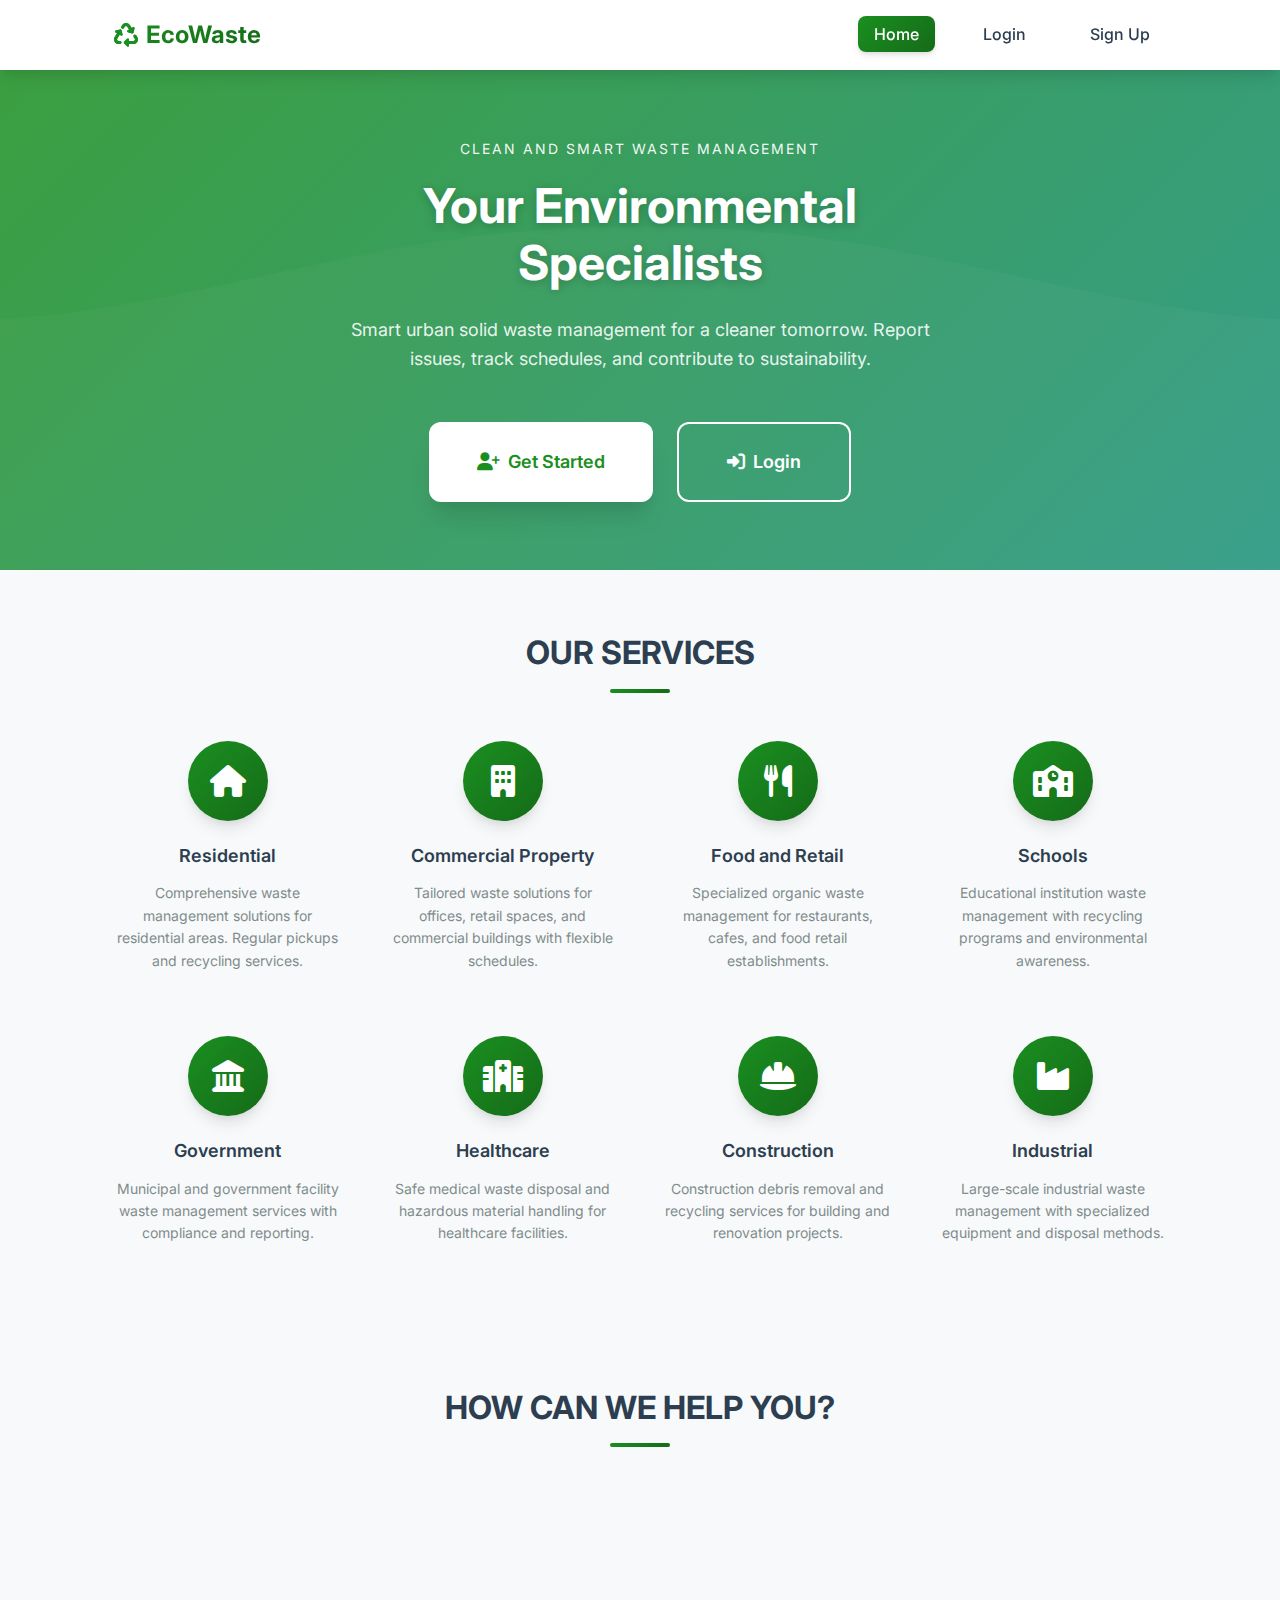
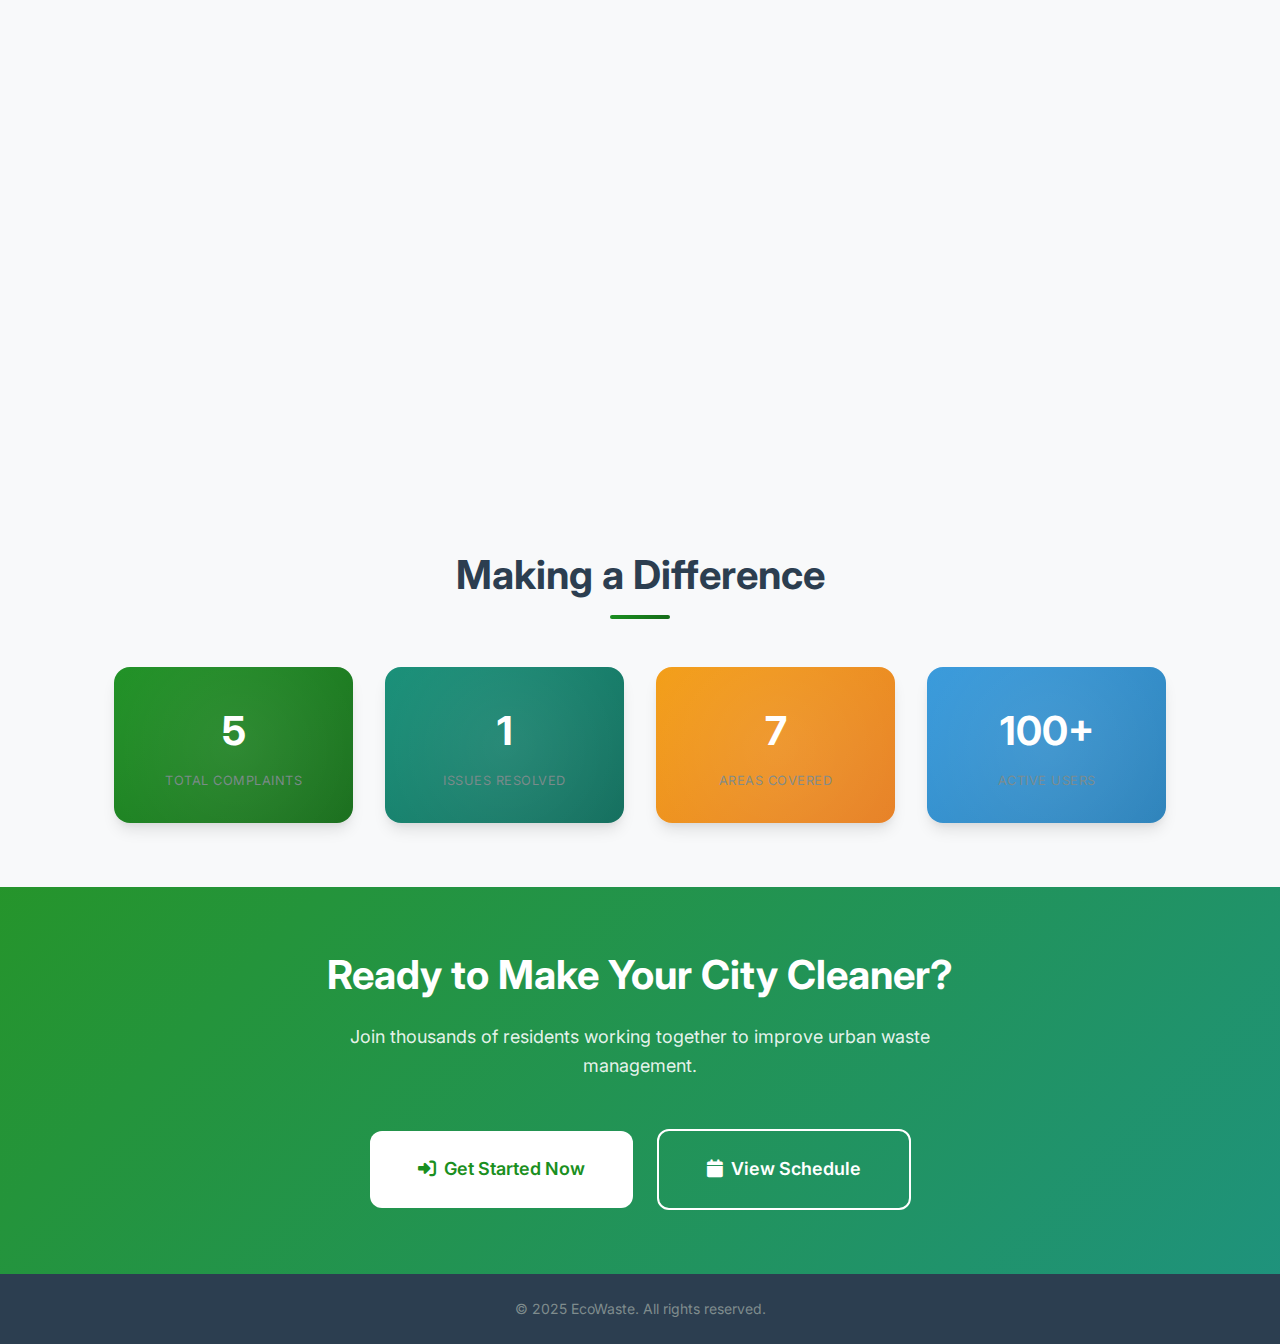
<file: complaint-form.html>
<!DOCTYPE html>
<html lang="en">

<head>
    <meta charset="UTF-8">
    <meta name="viewport" content="width=device-width, initial-scale=1.0">
    <title>Report Waste Issue - EcoWaste</title>

    <!-- Google Fonts -->
    <link rel="preconnect" href="https://fonts.googleapis.com">
    <link rel="preconnect" href="https://fonts.gstatic.com" crossorigin>
    <link href="https://fonts.googleapis.com/css2?family=Inter:wght@300;400;500;600;700;800&display=swap"
        rel="stylesheet">

    <!-- Font Awesome -->
    <link rel="stylesheet" href="https://cdnjs.cloudflare.com/ajax/libs/font-awesome/6.4.0/css/all.min.css">

    <!-- Custom Styles -->
    <link rel="stylesheet" href="styles.css">
</head>

<body>
    <!-- Alert Container -->
    <div id="alert-container" style="position: fixed; top: 20px; right: 20px; z-index: 9999; max-width: 400px;"></div>

    <!-- Navigation Bar -->
    <nav class="navbar">
        <div class="container navbar-container">
            <a href="index.html" class="navbar-brand">
                <i class="fas fa-recycle"></i>
                EcoWaste
            </a>
            <ul class="navbar-menu">
                <li><a href="index.html" class="navbar-link">Home</a></li>
                <li><a href="complaint-form.html" class="navbar-link active">Report Issue</a></li>
                <li><a href="collection-schedule.html" class="navbar-link">Collection Schedule</a></li>
                <li>
                    <button onclick="logout()" class="btn btn-sm btn-danger" style="margin: 0;">
                        <i class="fas fa-sign-out-alt"></i> Logout
                    </button>
                </li>
            </ul>
        </div>
    </nav>

    <!-- Page Header -->
    <section
        style="background: var(--gradient-primary); color: white; padding: var(--spacing-xl) 0; text-align: center;">
        <div class="container">
            <h1 style="color: white; margin-bottom: var(--spacing-sm);">
                <i class="fas fa-exclamation-circle"></i> Report Waste Issue
            </h1>
            <p style="color: rgba(255, 255, 255, 0.9); font-size: var(--font-size-lg);">
                Help us keep your city clean by reporting waste management issues
            </p>
        </div>
    </section>

    <!-- Complaint Form Section -->
    <section class="section">
        <div class="container">
            <div style="max-width: 800px; margin: 0 auto;">
                <div class="card" style="padding: var(--spacing-xl);">
                    <div class="card-header">
                        <h2 class="card-title">
                            <i class="fas fa-file-alt"></i> Complaint Details
                        </h2>
                        <p style="color: var(--color-text-secondary);">
                            Please provide detailed information about the waste issue
                        </p>
                    </div>

                    <div class="card-body">
                        <form id="complaint-form">
                            <!-- Location -->
                            <div class="form-group">
                                <label for="location" class="form-label">
                                    <i class="fas fa-map-marker-alt"></i> Location / Area *
                                </label>
                                <select id="location" class="form-select" required>
                                    <option value="">Select your area</option>
                                    <option value="Downtown">Downtown</option>
                                    <option value="North District">North District</option>
                                    <option value="South District">South District</option>
                                    <option value="East District">East District</option>
                                    <option value="West District">West District</option>
                                    <option value="Suburban Area">Suburban Area</option>
                                    <option value="Industrial Zone">Industrial Zone</option>
                                </select>
                                <div class="form-error"></div>
                            </div>

                            <!-- Waste Type -->
                            <div class="form-group">
                                <label for="waste-type" class="form-label">
                                    <i class="fas fa-trash-alt"></i> Type of Waste *
                                </label>
                                <select id="waste-type" class="form-select" required>
                                    <option value="">Select waste type</option>
                                    <option value="Biodegradable">Biodegradable (Food waste, garden waste)</option>
                                    <option value="Non-Biodegradable">Non-Biodegradable (Plastic, metal, glass)</option>
                                    <option value="Recyclable">Recyclable (Paper, cardboard, bottles)</option>
                                    <option value="Hazardous">Hazardous (Electronics, batteries, chemicals)</option>
                                </select>
                                <div class="form-error"></div>
                            </div>

                            <!-- Description -->
                            <div class="form-group">
                                <label for="description" class="form-label">
                                    <i class="fas fa-align-left"></i> Description *
                                </label>
                                <textarea id="description" class="form-textarea"
                                    placeholder="Describe the issue in detail (e.g., overflowing bins, uncollected waste, illegal dumping)"
                                    required rows="5"></textarea>
                                <div class="form-error"></div>
                            </div>

                            <!-- Photo Upload -->
                            <div class="form-group">
                                <label for="photo" class="form-label">
                                    <i class="fas fa-camera"></i> Upload Photo (Optional)
                                </label>
                                <input type="file" id="photo" class="form-input form-file" accept="image/*">
                                <p
                                    style="font-size: var(--font-size-sm); color: var(--color-text-secondary); margin-top: var(--spacing-xs);">
                                    <i class="fas fa-info-circle"></i> Adding a photo helps us resolve the issue faster
                                </p>
                                <div id="photo-preview" style="margin-top: var(--spacing-sm); display: none;">
                                    <img id="preview-image"
                                        style="max-width: 100%; max-height: 300px; border-radius: var(--radius-md); box-shadow: var(--shadow-md);"
                                        alt="Preview">
                                </div>
                            </div>

                            <!-- Submit Button -->
                            <div style="display: flex; gap: var(--spacing-md); margin-top: var(--spacing-xl);">
                                <button type="submit" class="btn btn-primary btn-lg" style="flex: 1;">
                                    <i class="fas fa-paper-plane"></i>
                                    Submit Complaint
                                </button>
                                <button type="button" onclick="clearForm('complaint-form')"
                                    class="btn btn-outline btn-lg">
                                    <i class="fas fa-redo"></i>
                                    Reset
                                </button>
                            </div>
                        </form>
                    </div>
                </div>

                <!-- Success Message (Hidden by default) -->
                <div id="success-message" class="card"
                    style="margin-top: var(--spacing-lg); display: none; background: linear-gradient(135deg, rgba(39, 174, 96, 0.1) 0%, rgba(46, 204, 113, 0.1) 100%); border: 2px solid var(--color-success);">
                    <div style="text-align: center; padding: var(--spacing-xl);">
                        <div style="font-size: 4rem; color: var(--color-success); margin-bottom: var(--spacing-md);">
                            <i class="fas fa-check-circle"></i>
                        </div>
                        <h3 style="color: var(--color-success); margin-bottom: var(--spacing-sm);">
                            Complaint Submitted Successfully!
                        </h3>
                        <p style="color: var(--color-text-secondary); margin-bottom: var(--spacing-md);">
                            Your complaint has been registered. Our team will review it shortly.
                        </p>
                        <p
                            style="font-weight: 600; color: var(--color-text-primary); margin-bottom: var(--spacing-lg);">
                            Complaint ID: <span id="complaint-id" style="color: var(--color-primary);"></span>
                        </p>
                        <div style="display: flex; gap: var(--spacing-md); justify-content: center; flex-wrap: wrap;">
                            <button onclick="submitAnother()" class="btn btn-primary">
                                <i class="fas fa-plus"></i>
                                Submit Another Complaint
                            </button>
                            <a href="collection-schedule.html" class="btn btn-secondary">
                                <i class="fas fa-calendar-alt"></i>
                                View Collection Schedule
                            </a>
                        </div>
                    </div>
                </div>
            </div>
        </div>
    </section>

    <!-- Scripts -->
    <script src="app.js"></script>
    <script>
        // Require authentication
        const user = requireAuth('resident');
        if (!user) {
            // Will redirect if not authenticated
        }

        // Photo preview functionality
        document.getElementById('photo').addEventListener('change', function (e) {
            handleImageUpload(e.target, function (imageData) {
                document.getElementById('preview-image').src = imageData;
                document.getElementById('photo-preview').style.display = 'block';
            });
        });

        // Handle form submission
        document.getElementById('complaint-form').addEventListener('submit', function (e) {
            e.preventDefault();

            // Validate form
            if (!validateForm('complaint-form')) {
                showAlert('Please fill in all required fields', 'error');
                return;
            }

            // Get form data
            const location = document.getElementById('location').value;
            const wasteType = document.getElementById('waste-type').value;
            const description = document.getElementById('description').value;
            const photoInput = document.getElementById('photo');

            // Prepare complaint data
            const complaintData = {
                location: location,
                wasteType: wasteType,
                description: description,
                photo: photoInput.files.length > 0 ? document.getElementById('preview-image').src : null
            };

            // Save complaint
            const savedComplaint = saveComplaint(complaintData);

            // Show success message
            document.getElementById('complaint-id').textContent = savedComplaint.id;
            document.querySelector('.card').style.display = 'none';
            document.getElementById('success-message').style.display = 'block';

            // Scroll to success message
            document.getElementById('success-message').scrollIntoView({ behavior: 'smooth', block: 'center' });

            showAlert('Complaint submitted successfully!', 'success');
        });

        // Submit another complaint
        function submitAnother() {
            document.querySelector('.card').style.display = 'block';
            document.getElementById('success-message').style.display = 'none';
            clearForm('complaint-form');
            document.getElementById('photo-preview').style.display = 'none';
            window.scrollTo({ top: 0, behavior: 'smooth' });
        }
    </script>
</body>

</html>
</file>
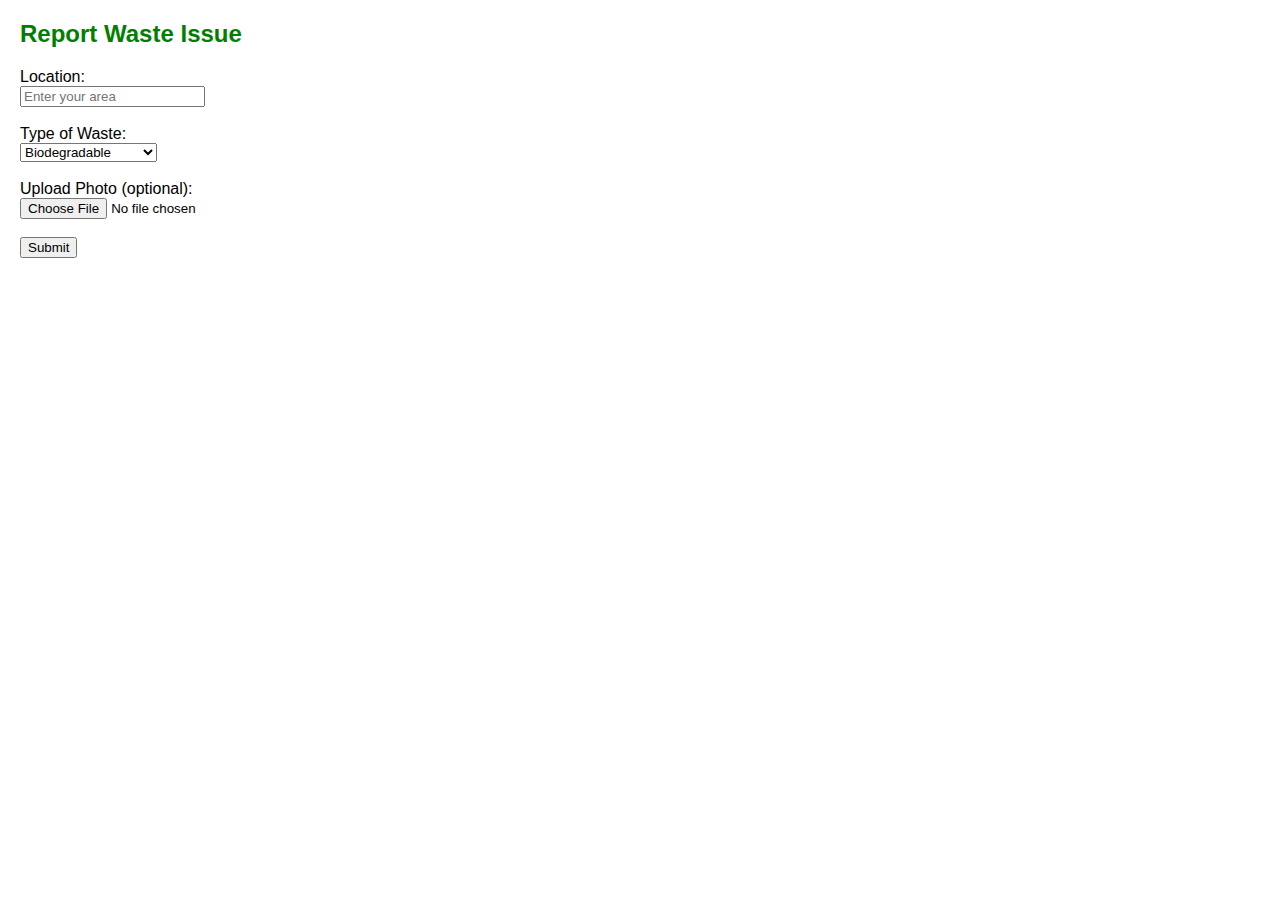
<file: complaint.html>
<!DOCTYPE html>
<html>
<head>
    <title>EcoWaste - Report Waste</title>
    <link rel="stylesheet" href="style.css">
</head>
<body>
    <h2>Report Waste Issue</h2>
    <form>
        <label>Location:</label><br>
        <input type="text" placeholder="Enter your area"><br><br>

        <label>Type of Waste:</label><br>
        <select>
            <option>Biodegradable</option>
            <option>Non-Biodegradable</option>
        </select><br><br>

        <label>Upload Photo (optional):</label><br>
        <input type="file"><br><br>

        <button type="button" onclick="alert('Complaint Submitted!')">Submit</button>
    </form>
</body>
</html>
</file>
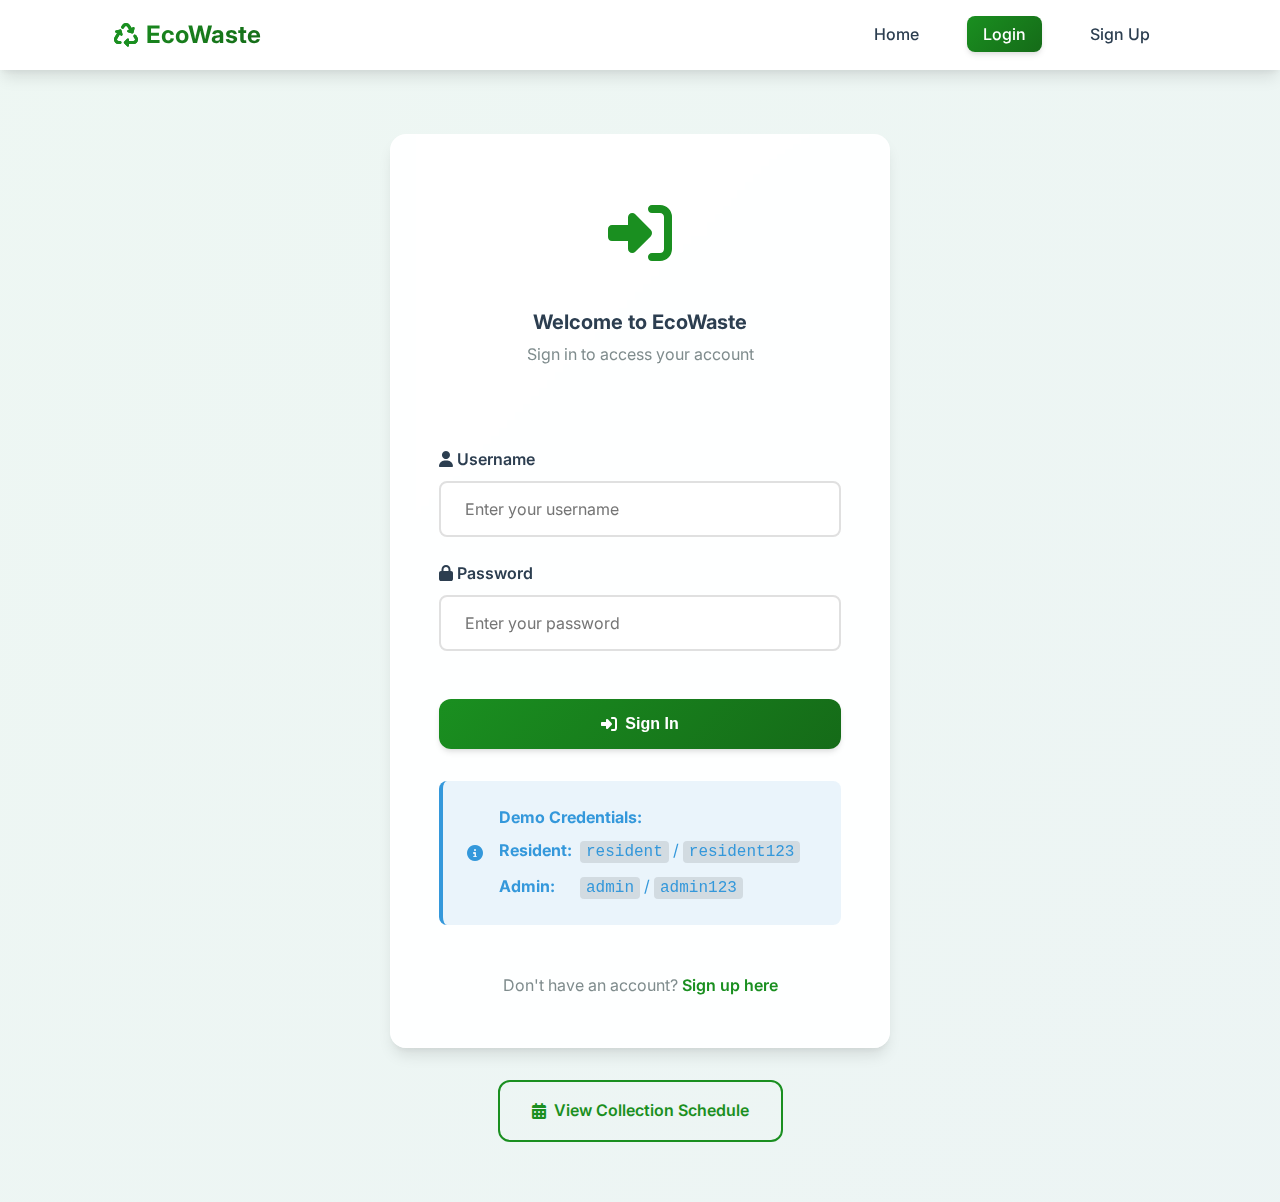
<file: login.html>
<!DOCTYPE html>
<html lang="en">

<head>
    <meta charset="UTF-8">
    <meta name="viewport" content="width=device-width, initial-scale=1.0">
    <title>Login - EcoWaste</title>

    <!-- Google Fonts -->
    <link rel="preconnect" href="https://fonts.googleapis.com">
    <link rel="preconnect" href="https://fonts.gstatic.com" crossorigin>
    <link href="https://fonts.googleapis.com/css2?family=Inter:wght@300;400;500;600;700;800&display=swap"
        rel="stylesheet">

    <!-- Font Awesome -->
    <link rel="stylesheet" href="https://cdnjs.cloudflare.com/ajax/libs/font-awesome/6.4.0/css/all.min.css">

    <!-- Custom Styles -->
    <link rel="stylesheet" href="styles.css">
</head>

<body>
    <!-- Alert Container -->
    <div id="alert-container" style="position: fixed; top: 20px; right: 20px; z-index: 9999; max-width: 400px;"></div>

    <!-- Navigation Bar -->
    <nav class="navbar">
        <div class="container navbar-container">
            <a href="index.html" class="navbar-brand">
                <i class="fas fa-recycle"></i>
                EcoWaste
            </a>
            <ul class="navbar-menu">
                <li><a href="index.html" class="navbar-link">Home</a></li>
                <li><a href="login.html" class="navbar-link active">Login</a></li>
                <li><a href="signup.html" class="navbar-link">Sign Up</a></li>
            </ul>
        </div>
    </nav>

    <!-- Login Section -->
    <section class="section"
        style="min-height: 80vh; display: flex; align-items: center; background: linear-gradient(135deg, rgba(46, 204, 113, 0.05) 0%, rgba(22, 160, 133, 0.05) 100%);">
        <div class="container">
            <div style="max-width: 500px; margin: 0 auto;">
                <div class="card" style="padding: var(--spacing-xl);">
                    <div class="card-header" style="text-align: center; border-bottom: none;">
                        <div style="font-size: 4rem; color: var(--color-primary); margin-bottom: var(--spacing-md);">
                            <i class="fas fa-sign-in-alt"></i>
                        </div>
                        <h2 class="card-title" style="margin-bottom: var(--spacing-xs);">Welcome to EcoWaste</h2>
                        <p style="color: var(--color-text-secondary); margin-bottom: var(--spacing-lg);">
                            Sign in to access your account
                        </p>
                    </div>

                    <div class="card-body">
                        <form id="login-form">
                            <div class="form-group">
                                <label for="username" class="form-label">
                                    <i class="fas fa-user"></i> Username
                                </label>
                                <input type="text" id="username" class="form-input" placeholder="Enter your username"
                                    required autocomplete="username">
                                <div class="form-error"></div>
                            </div>

                            <div class="form-group">
                                <label for="password" class="form-label">
                                    <i class="fas fa-lock"></i> Password
                                </label>
                                <input type="password" id="password" class="form-input"
                                    placeholder="Enter your password" required autocomplete="current-password">
                                <div class="form-error"></div>
                            </div>

                            <button type="submit" class="btn btn-primary"
                                style="width: 100%; margin-top: var(--spacing-md);">
                                <i class="fas fa-sign-in-alt"></i>
                                Sign In
                            </button>
                        </form>

                        <!-- Demo Credentials Info -->
                        <div class="alert alert-info" style="margin-top: var(--spacing-lg); margin-bottom: 0;">
                            <i class="fas fa-info-circle"></i>
                            <div>
                                <strong>Demo Credentials:</strong><br>
                                <div style="display: grid; grid-template-columns: auto 1fr; gap: 8px; margin-top: 8px;">
                                    <strong>Resident:</strong>
                                    <div>
                                        <code
                                            style="background: rgba(0,0,0,0.1); padding: 2px 6px; border-radius: 4px;">resident</code>
                                        /
                                        <code
                                            style="background: rgba(0,0,0,0.1); padding: 2px 6px; border-radius: 4px;">resident123</code>
                                    </div>
                                    <strong>Admin:</strong>
                                    <div>
                                        <code
                                            style="background: rgba(0,0,0,0.1); padding: 2px 6px; border-radius: 4px;">admin</code>
                                        /
                                        <code
                                            style="background: rgba(0,0,0,0.1); padding: 2px 6px; border-radius: 4px;">admin123</code>
                                    </div>
                                </div>
                            </div>
                        </div>
                    </div>

                    <div class="card-footer" style="text-align: center; border-top: none;">
                        <p style="color: var(--color-text-secondary); margin: 0;">
                            Don't have an account?
                            <a href="signup.html" style="color: var(--color-primary); font-weight: 600;">Sign up
                                here</a>
                        </p>
                    </div>
                </div>

                <!-- Quick Links -->
                <div style="text-align: center; margin-top: var(--spacing-lg);">
                    <a href="collection-schedule.html" class="btn btn-outline">
                        <i class="fas fa-calendar-alt"></i>
                        View Collection Schedule
                    </a>
                </div>
            </div>
        </div>
    </section>

    <!-- Scripts -->
    <script src="app.js"></script>
    <script>
        // Check if already logged in and redirect accordingly
        const currentUser = getCurrentUser();
        if (currentUser) {
            if (currentUser.type === 'admin') {
                window.location.href = 'admin-dashboard.html';
            } else if (currentUser.type === 'resident') {
                window.location.href = 'resident-dashboard.html';
            }
        }

        // Handle login form submission
        document.getElementById('login-form').addEventListener('submit', function (e) {
            e.preventDefault();

            const username = document.getElementById('username').value.trim();
            const password = document.getElementById('password').value;

            // Validate form
            if (!username || !password) {
                showAlert('Please fill in all fields', 'error');
                return;
            }

            // Try to determine user type based on credentials
            let userType = null;
            let result = null;

            // Try admin login first
            result = login(username, password, 'admin');
            if (result.success) {
                userType = 'admin';
            } else {
                // Try resident login
                result = login(username, password, 'resident');
                if (result.success) {
                    userType = 'resident';
                }
            }

            // Handle login result
            if (result.success) {
                const redirectPage = userType === 'admin' ? 'admin-dashboard.html' : 'resident-dashboard.html';
                const userTypeLabel = userType === 'admin' ? 'Admin' : 'Resident';

                showAlert(`${userTypeLabel} login successful! Redirecting...`, 'success');

                setTimeout(() => {
                    window.location.href = redirectPage;
                }, 1000);
            } else {
                showAlert('Invalid username or password', 'error');
            }
        });

        // Add enter key support
        document.getElementById('password').addEventListener('keypress', function (e) {
            if (e.key === 'Enter') {
                document.getElementById('login-form').dispatchEvent(new Event('submit'));
            }
        });
    </script>
</body>

</html>
</file>
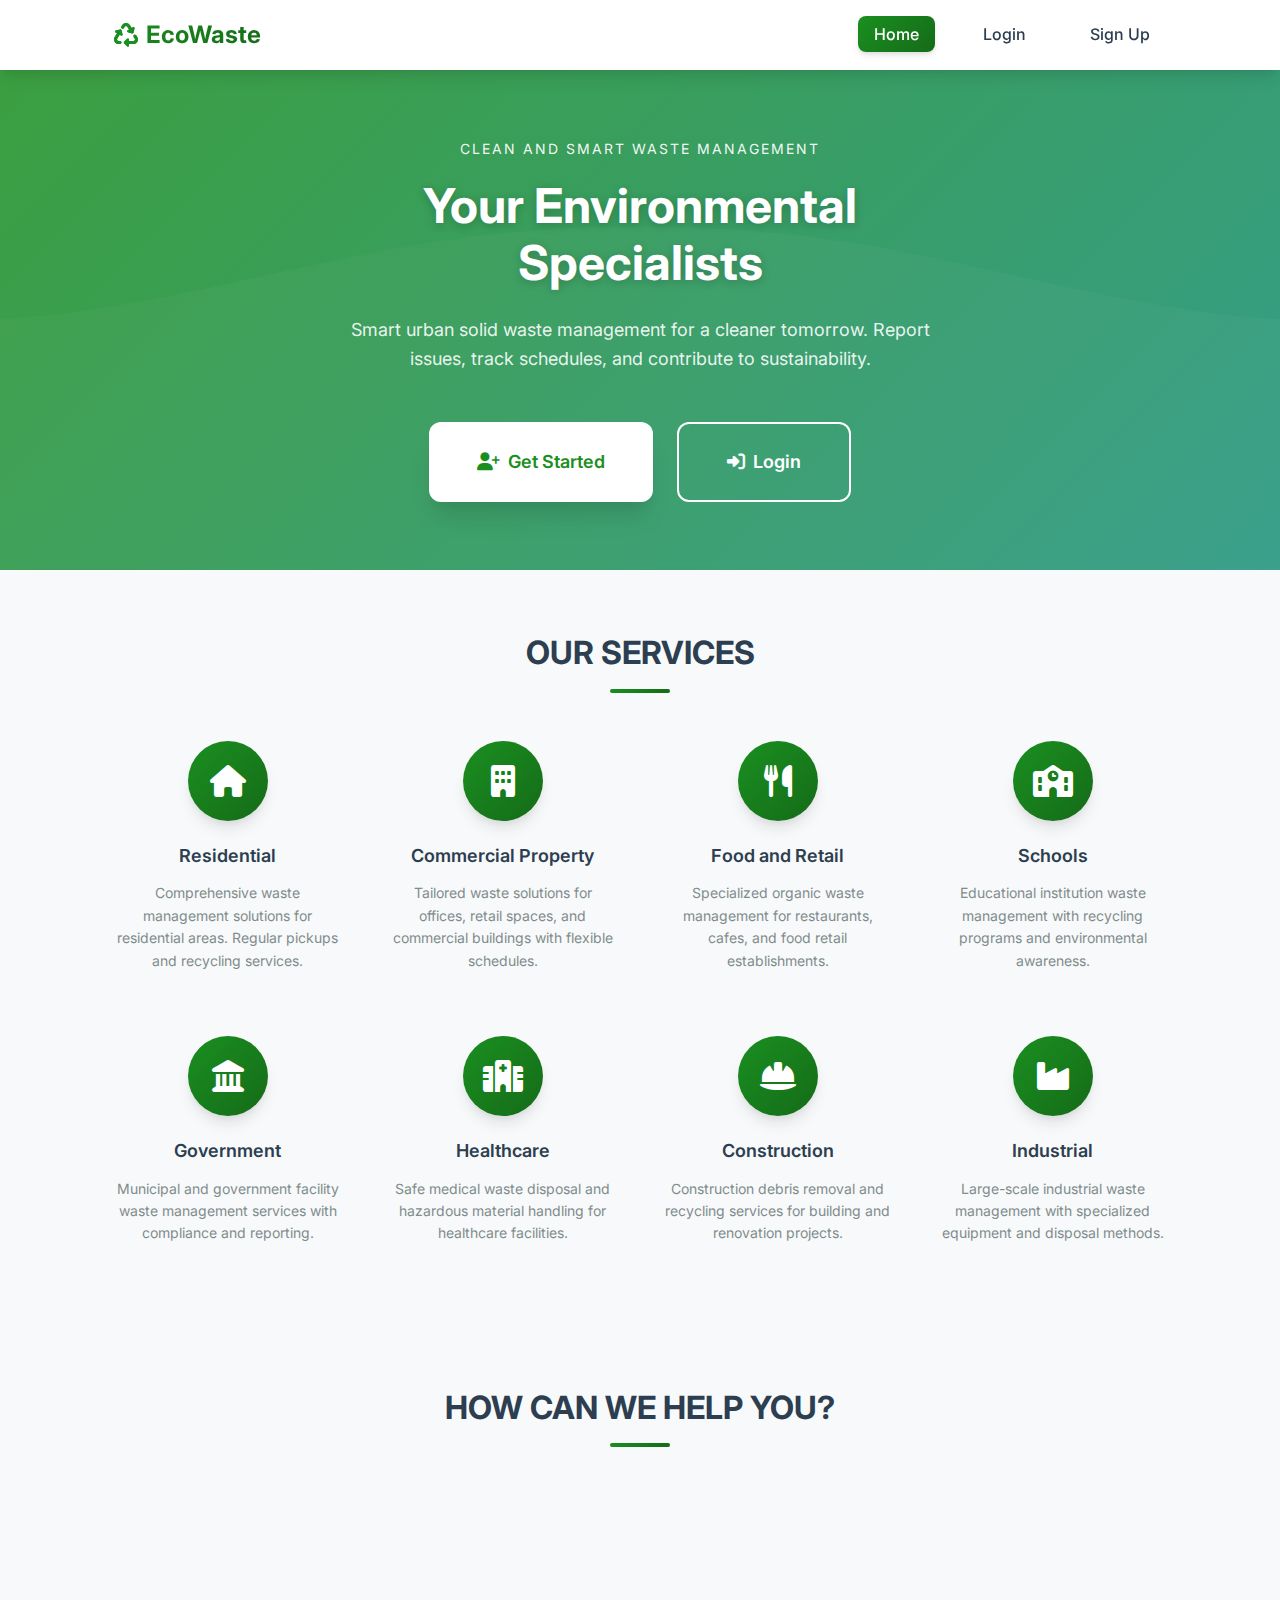
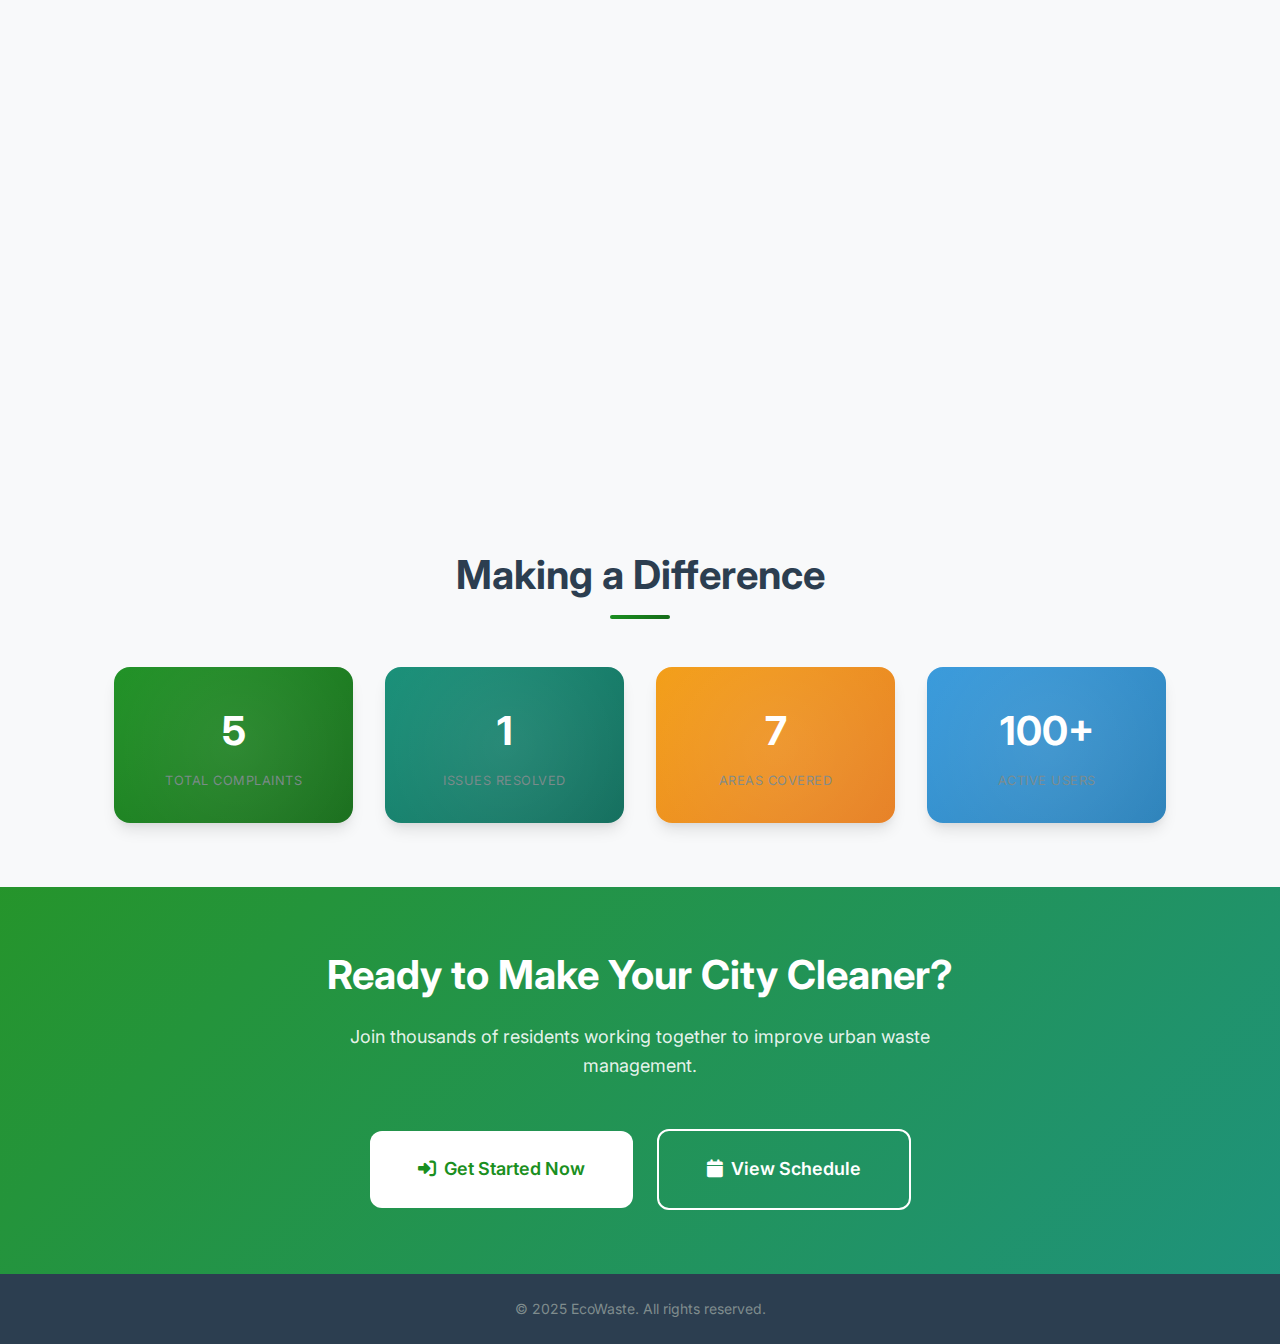
<file: resident-dashboard.html>
<!DOCTYPE html>
<html lang="en">

<head>
    <meta charset="UTF-8">
    <meta name="viewport" content="width=device-width, initial-scale=1.0">
    <meta name="description" content="EcoWaste - Resident Dashboard">
    <title>Resident Dashboard - EcoWaste</title>

    <!-- Google Fonts -->
    <link rel="preconnect" href="https://fonts.googleapis.com">
    <link rel="preconnect" href="https://fonts.gstatic.com" crossorigin>
    <link href="https://fonts.googleapis.com/css2?family=Inter:wght@300;400;500;600;700;800&display=swap"
        rel="stylesheet">

    <!-- Font Awesome -->
    <link rel="stylesheet" href="https://cdnjs.cloudflare.com/ajax/libs/font-awesome/6.4.0/css/all.min.css">

    <!-- Custom Styles -->
    <link rel="stylesheet" href="styles.css">
</head>

<body>
    <!-- Alert Container -->
    <div id="alert-container" style="position: fixed; top: 20px; right: 20px; z-index: 9999; max-width: 400px;"></div>

    <!-- Navigation Bar -->
    <nav class="navbar">
        <div class="container navbar-container">
            <a href="index.html" class="navbar-brand">
                <i class="fas fa-recycle"></i>
                EcoWaste
            </a>
            <ul class="navbar-menu">
                <li><a href="#" class="navbar-link active">Dashboard</a></li>
                <li><a href="#" onclick="openReportModal(); return false;" class="navbar-link">Report Issue</a></li>
                <li><a href="collection-schedule.html" class="navbar-link">Schedule</a></li>
                <li>
                    <a href="#" onclick="logout(); return false;" class="btn btn-sm btn-danger"
                        style="color: white; padding: 0.5rem 1rem;">
                        <i class="fas fa-sign-out-alt"></i> Logout
                    </a>
                </li>
            </ul>
        </div>
    </nav>

    <!-- Dashboard Content -->
    <section class="section" style="padding-top: 100px; min-height: 100vh; background-color: var(--color-background);">
        <div class="container">
            <!-- Welcome Header -->
            <div
                style="margin-bottom: var(--spacing-xl); display: flex; justify-content: space-between; align-items: center; flex-wrap: wrap; gap: var(--spacing-md);">
                <div>
                    <h1 style="font-size: 2rem; margin-bottom: var(--spacing-xs);">Welcome back, <span
                            id="user-welcome-name">Resident</span>!</h1>
                    <p style="color: var(--color-text-secondary);">Here's what's happening in your area</p>
                </div>
                <button onclick="openReportModal()" class="btn btn-primary">
                    <i class="fas fa-plus"></i> Report Issue
                </button>
            </div>

            <!-- Stats & Widgets Row (Horizontal Grid) -->
            <!-- Live Truck Notification Banner -->
            <div
                style="background: linear-gradient(to right, rgba(46, 204, 113, 0.1), rgba(255, 255, 255, 0.8)); border-left: 5px solid var(--color-success); padding: var(--spacing-md); border-radius: var(--radius-md); margin-bottom: var(--spacing-lg); display: flex; justify-content: space-between; align-items: center; box-shadow: var(--shadow-sm);">
                <div style="display: flex; align-items: center; gap: var(--spacing-md);">
                    <div
                        style="background: var(--color-surface); padding: 10px; border-radius: 50%; box-shadow: var(--shadow-sm);">
                        <i class="fas fa-truck-pickup" style="color: var(--color-primary); font-size: 1.5rem;"></i>
                    </div>
                    <div>
                        <h3 style="margin: 0; font-size: 1.1rem; display: flex; align-items: center;">
                            <span class="live-indicator"></span> Collection Truck Nearby
                        </h3>
                        <p style="margin: 0; color: var(--color-text-secondary); font-size: 0.95rem;">
                            Currently at <strong id="truck-location">North District Main Rd</strong> • <span
                                id="truck-eta">Arriving in ~12 mins</span>
                        </p>
                    </div>
                </div>
                <button class="btn btn-sm btn-outline" onclick="alert('Viewing live map... (Simulated)')">
                    View on Map
                </button>
            </div>

            <div class="grid grid-4" style="margin-bottom: var(--spacing-lg);">
                <!-- 1. EcoPoints Card -->
                <div class="stat-card" style="margin-bottom: 0;">
                    <div
                        style="display: flex; justify-content: space-between; align-items: flex-start; margin-bottom: var(--spacing-md);">
                        <div>
                            <h3 style="font-size: 2.5rem; margin: 0; line-height: 1;">
                                <span id="user-points">0</span>
                            </h3>
                            <p style="margin: 0; opacity: 0.9;">EcoPoints</p>
                        </div>
                        <div style="text-align: right;">
                            <div style="font-size: 0.9rem; margin-bottom: 4px;" id="user-level">Eco Beginner</div>
                            <i class="fas fa-medal" style="font-size: 2rem; opacity: 0.8;"></i>
                        </div>
                    </div>

                    <!-- Progress to next level -->
                    <div
                        style="background: rgba(0,0,0,0.2); border-radius: 10px; height: 8px; overflow: hidden; margin-bottom: 8px;">
                        <div id="points-progress" style="background: rgba(255,255,255,0.9); height: 100%; width: 0%;">
                        </div>
                    </div>
                    <div style="font-size: 0.8rem; display: flex; justify-content: space-between; opacity: 0.9;">
                        <span>Next Reward</span>
                        <span id="next-level-points">100 pts</span>
                    </div>
                </div>

                <!-- 2. Leaderboard Widget -->
                <div class="card"
                    style="padding: 0; overflow: hidden; display: flex; flex-direction: column; height: 100%;">
                    <div class="card-header"
                        style="background-color: var(--color-surface); padding: var(--spacing-md); border-bottom: 1px solid var(--color-border);">
                        <h3 style="font-size: 1.1rem; margin: 0; display: flex; align-items: center; gap: 8px;">
                            <i class="fas fa-trophy" style="color: var(--color-warning);"></i> Top Residents
                        </h3>
                    </div>
                    <div id="leaderboard-list" style="flex: 1; overflow-y: auto; max-height: 200px;">
                        <!-- Populated by JS -->
                        <div
                            style="padding: var(--spacing-md); text-align: center; color: var(--color-text-secondary);">
                            Loading leaderboard...
                        </div>
                    </div>
                </div>

                <!-- 3. Quick Stats -->
                <div class="card" style="padding: 0; overflow: hidden; height: 100%;">
                    <div class="card-header"
                        style="background-color: var(--color-surface); padding: var(--spacing-md);">
                        <h3 style="font-size: 1.1rem; margin: 0;">Quick Stats</h3>
                    </div>
                    <div style="padding: var(--spacing-md);">
                        <div
                            style="display: flex; justify-content: space-between; margin-bottom: 12px; font-size: 1.1rem;">
                            <span>Active Reports</span>
                            <span style="font-weight: 600; color: var(--color-warning);"
                                id="active-reports-count">0</span>
                        </div>
                        <div style="display: flex; justify-content: space-between; font-size: 1.1rem;">
                            <span>Resolved Issues</span>
                            <span style="font-weight: 600; color: var(--color-success);"
                                id="total-resolved-count">0</span>
                        </div>
                    </div>
                </div>

            </div>

            <!-- 4. Quick Actions -->
            <div class="card" style="padding: 0; overflow: hidden; height: 100%; margin-bottom: var(--spacing-xl);">
                <div class="card-header" style="background-color: var(--color-surface); padding: var(--spacing-md);">
                    <h3 style="font-size: 1.1rem; margin: 0;">Quick Actions</h3>
                </div>
                <div style="display: flex; flex-direction: column;">
                    <a href="#" onclick="openReportModal(); return false;"
                        style="padding: var(--spacing-md); display: flex; align-items: center; gap: var(--spacing-md); color: var(--color-text-primary); text-decoration: none; border-bottom: 1px solid var(--color-border); transition: background 0.2s;">
                        <div
                            style="width: 36px; height: 36px; background-color: rgba(46, 204, 113, 0.1); border-radius: 8px; display: flex; align-items: center; justify-content: center; color: var(--color-primary);">
                            <i class="fas fa-camera"></i>
                        </div>
                        <div>
                            <div style="font-weight: 600;">Report Waste</div>
                        </div>
                    </a>

                    <a href="#" onclick="openSmartScanner(); return false;"
                        style="padding: var(--spacing-md); display: flex; align-items: center; gap: var(--spacing-md); color: var(--color-text-primary); text-decoration: none; border-bottom: 1px solid var(--color-border); transition: background 0.2s;">
                        <div
                            style="width: 36px; height: 36px; background-color: rgba(155, 89, 182, 0.1); border-radius: 8px; display: flex; align-items: center; justify-content: center; color: #9b59b6;">
                            <i class="fas fa-magic"></i>
                        </div>
                        <div>
                            <div style="font-weight: 600;">AI Smart Sort</div>
                            <div style="font-size: 0.8rem; color: var(--color-text-secondary);">Unsure identified?</div>
                        </div>
                    </a>

                    <a href="collection-schedule.html"
                        style="padding: var(--spacing-md); display: flex; align-items: center; gap: var(--spacing-md); color: var(--color-text-primary); text-decoration: none; transition: background 0.2s;">
                        <div
                            style="width: 36px; height: 36px; background-color: rgba(52, 152, 219, 0.1); border-radius: 8px; display: flex; align-items: center; justify-content: center; color: var(--color-info);">
                            <i class="fas fa-calendar-alt"></i>
                        </div>
                        <div>
                            <div style="font-weight: 600;">Check Schedule</div>
                        </div>
                    </a>
                </div>
            </div>
        </div>

        <!-- Main Content Grid (Feed + Profile) - Centered with Reduced Width -->
        <div style="max-width: 900px; margin: 0 auto; margin-top: var(--spacing-xl);">
            <div
                style="display: grid; grid-template-columns: 1fr 1fr; gap: var(--spacing-lg); margin-bottom: var(--spacing-lg);">

                <!-- Activity Feed -->
                <div class="main-content">
                    <div class="card" style="padding: var(--spacing-lg); text-align: center;">
                        <!-- Centered Icon -->
                        <div style="margin-bottom: var(--spacing-md);">
                            <i class="fas fa-clipboard-list" style="font-size: 3rem; color: var(--color-primary);"></i>
                        </div>

                        <!-- Centered Heading -->
                        <h3 class="card-title" style="text-align: center; margin-bottom: var(--spacing-md);">My Activity
                        </h3>

                        <!-- Horizontal Divider -->
                        <hr
                            style="border: none; border-top: 1px solid var(--color-border); margin-bottom: var(--spacing-md);">

                        <!-- Filter Buttons -->
                        <div
                            style="display: flex; gap: var(--spacing-xs); justify-content: center; margin-bottom: var(--spacing-md);">
                            <button class="filter-btn active" onclick="filterComplaints('all', this)">All</button>
                            <button class="filter-btn" onclick="filterComplaints('Pending', this)">Pending</button>
                            <button class="filter-btn" onclick="filterComplaints('Resolved', this)">Resolved</button>
                        </div>

                        <!-- Activity Feed Content -->
                        <div id="activity-feed" style="text-align: left;">
                            <!-- Populated by JS -->
                            <div class="empty-state">
                                <i class="fas fa-spinner fa-spin"
                                    style="font-size: 2rem; color: var(--color-primary);"></i>
                                <p style="margin-top: var(--spacing-md);">Loading activity...</p>
                            </div>
                        </div>
                    </div>
                </div>

                <!-- Profile Sidebar -->
                <div class="profile-sidebar">
                    <div class="card"
                        style="width: 100%; padding: var(--spacing-lg); text-align: center; position: relative;">
                        <!-- Edit Button -->
                        <button onclick="openEditProfileModal()"
                            style="position: absolute; top: 15px; right: 15px; background: rgba(26, 143, 32, 0.1); border: none; color: var(--color-primary); cursor: pointer; padding: 8px; border-radius: 50%; width: 32px; height: 32px; display: flex; align-items: center; justify-content: center; transition: all 0.2s;">
                            <i class="fas fa-edit"></i>
                        </button>

                        <!-- Centered Icon -->
                        <div style="margin-bottom: var(--spacing-md);">
                            <i class="fas fa-user-circle" style="font-size: 3rem; color: var(--color-primary);"></i>
                        </div>

                        <!-- Centered Heading -->
                        <h3 id="profile-name"
                            style="text-align: center; margin-bottom: var(--spacing-xs); font-size: 1.5rem;">User Name
                        </h3>
                        <p id="profile-username"
                            style="color: var(--color-text-secondary); margin-bottom: var(--spacing-sm); text-align: center;">
                            @username</p>

                        <!-- Horizontal Divider -->
                        <hr
                            style="border: none; border-top: 1px solid var(--color-border); margin-bottom: var(--spacing-md);">

                        <!-- Badge -->
                        <div class="badge badge-resolved"
                            style="display: inline-flex; margin-bottom: var(--spacing-md);">
                            <i class="fas fa-check-circle"></i> Verified Resident
                        </div>

                        <div class="profile-stats-row">
                            <div class="stat-item">
                                <div class="stat-value" id="member-since">Jan 2026</div>
                                <div class="stat-label">Joined</div>
                            </div>
                            <div class="stat-item">
                                <div class="stat-value" style="color: var(--color-primary);">Resident</div>
                                <div class="stat-label">Account</div>
                            </div>
                        </div>
                    </div>
                </div>
            </div>
        </div>
        </div> <!-- Close centered wrapper -->
    </section>

    <!-- Report Issue Modal -->
    <div id="report-modal" class="modal">
        <div class="modal-content">
            <div class="modal-header">
                <h3 style="margin: 0; display: flex; align-items: center; gap: var(--spacing-sm);">
                    <i class="fas fa-exclamation-circle" style="color: var(--color-warning);"></i> Report Issue
                </h3>
                <button class="close-modal" onclick="closeReportModal()">&times;</button>
            </div>
            <div class="modal-body">
                <form id="complaint-form">
                    <div class="form-group">
                        <label for="location" class="form-label">Location *</label>
                        <select id="location" class="form-select" required>
                            <option value="">Select Area</option>
                            <option value="Downtown">Downtown</option>
                            <option value="North District">North District</option>
                            <option value="South District">South District</option>
                            <option value="East District">East District</option>
                            <option value="West District">West District</option>
                            <option value="Suburban Area">Suburban Area</option>
                            <option value="Industrial Zone">Industrial Zone</option>
                        </select>
                    </div>

                    <div class="form-group">
                        <label for="waste-type" class="form-label">Waste Type *</label>
                        <select id="waste-type" class="form-select" required>
                            <option value="">Select Waste Type</option>
                            <option value="Biodegradable">Biodegradable (Organic)</option>
                            <option value="Non-Biodegradable">Non-Biodegradable</option>
                            <option value="Recyclable">Recyclable</option>
                            <option value="Hazardous">Hazardous</option>
                        </select>
                    </div>

                    <div class="form-group">
                        <label for="description" class="form-label">Description *</label>
                        <textarea id="description" class="form-input" rows="4" placeholder="Describe the issue..."
                            required></textarea>
                    </div>

                    <div class="form-group">
                        <label class="form-label">Photo Evidence (Optional)</label>
                        <div class="file-upload" onclick="document.getElementById('photo').click()"
                            style="border: 2px dashed var(--color-border); padding: var(--spacing-lg); text-align: center; border-radius: var(--radius-md); cursor: pointer; transition: all 0.2s;">
                            <input type="file" id="photo" accept="image/*" style="display: none"
                                onchange="previewImage(this)">
                            <div id="image-preview-container">
                                <i class="fas fa-cloud-upload-alt"
                                    style="font-size: 2rem; color: var(--color-text-secondary); margin-bottom: var(--spacing-sm);"></i>
                                <p style="color: var(--color-text-secondary); margin: 0;">Click to upload photo</p>
                            </div>
                        </div>
                    </div>

                    <button type="submit" class="btn btn-primary" style="width: 100%;">Submit Report</button>
                </form>
            </div>
        </div>
    </div>

    <!-- Edit Profile Modal -->
    <div id="profile-modal" class="modal">
        <div class="modal-content">
            <div class="modal-header">
                <h3 style="margin: 0;">Edit Profile</h3>
                <button class="close-modal" onclick="closeProfileModal()">&times;</button>
            </div>
            <div class="modal-body">
                <form id="profile-form">
                    <div class="form-group">
                        <label for="edit-fullname" class="form-label">Full Name</label>
                        <input type="text" id="edit-fullname" class="form-input" required>
                    </div>

                    <div class="form-group">
                        <label for="edit-email" class="form-label">Email</label>
                        <input type="email" id="edit-email" class="form-input" required>
                    </div>

                    <div
                        style="margin-top: var(--spacing-lg); padding-top: var(--spacing-md); border-top: 1px solid var(--color-border);">
                        <h4 style="margin-bottom: var(--spacing-md);">Change Password</h4>
                        <div class="form-group">
                            <label for="current-password" class="form-label">Current Password</label>
                            <input type="password" id="current-password" class="form-input">
                        </div>
                        <div class="form-group">
                            <label for="new-password" class="form-label">New Password</label>
                            <input type="password" id="new-password" class="form-input">
                        </div>
                    </div>

                    <button type="submit" class="btn btn-primary"
                        style="width: 100%; margin-top: var(--spacing-md);">Save Changes</button>
                </form>
            </div>
        </div>
    </div>

    <!-- Smart Scanner Modal -->
    <div id="scanner-modal" class="modal">
        <div class="modal-content" style="max-width: 500px;">
            <div class="modal-header">
                <h3 style="margin: 0; display: flex; align-items: center; gap: var(--spacing-sm);">
                    <i class="fas fa-magic" style="color: #9b59b6;"></i> AI Smart Sort
                </h3>
                <button class="close-modal" onclick="closeScannerModal()">&times;</button>
            </div>
            <div class="modal-body">
                <p style="margin-bottom: var(--spacing-md);">Upload a photo of your waste item, and our AI will tell
                    you which bin it belongs to.</p>

                <div class="file-upload" onclick="document.getElementById('scan-photo').click()"
                    style="border: 2px dashed #9b59b6; padding: var(--spacing-lg); text-align: center; border-radius: var(--radius-md); cursor: pointer; transition: all 0.2s; position: relative; min-height: 250px; display: flex; flex-direction: column; justify-content: center; align-items: center;">

                    <input type="file" id="scan-photo" accept="image/*" style="display: none"
                        onchange="handleScanImage(this)">

                    <div id="scan-preview" style="display: block;">
                        <i class="fas fa-camera"
                            style="font-size: 3rem; color: #9b59b6; opacity: 0.5; margin-bottom: var(--spacing-sm);"></i>
                        <p style="color: var(--color-text-secondary); margin: 0;">Tap to Scan Item</p>
                    </div>

                    <img id="scan-img-display" src=""
                        style="max-width: 100%; max-height: 220px; display: none; border-radius: var(--radius-sm); object-fit: contain;">

                    <!-- Scanning Animation Overlay -->
                    <div id="scanner-overlay" class="scanner-overlay">
                        <div class="scanner-line"></div>
                    </div>
                </div>

                <div id="scan-result" class="result-card">
                    <h4 id="scan-item-name" style="margin-bottom: 4px; color: var(--color-success);">Processing...</h4>
                    <p style="margin-bottom: 8px;">Confidence: <span id="scan-confidence">--%</span></p>
                    <div
                        style="background: white; padding: 10px; border-radius: 8px; display: flex; align-items: center; gap: 10px;">
                        <i class="fas fa-trash-alt" style="font-size: 1.2rem; color: var(--color-text-secondary);"></i>
                        <div>
                            <strong>Recommended Bin:</strong>
                            <div id="scan-bin" style="color: var(--color-success); font-weight: bold;">--</div>
                        </div>
                    </div>
                    <p style="margin-top: 10px; font-size: 0.9rem; color: var(--color-text-secondary);">
                        <i class="fas fa-info-circle"></i> <span id="scan-tip">Tip: Ensure item is clean.</span>
                    </p>
                </div>

                <button id="scan-action-btn" class="btn btn-primary" onclick="resetScanner()"
                    style="width: 100%; margin-top: var(--spacing-md); display: none;">Scan Another Item</button>
            </div>
        </div>
    </div>

    <!-- Scripts -->
    <script src="app.js"></script>
    <script>
        // Check authentication
        const currentUser = requireAuth('resident');

        let userComplaints = [];
        let currentFilter = 'all';

        // Initialize dashboard
        document.addEventListener('DOMContentLoaded', function () {
            loadUserProfile();
            loadUserComplaints();
            loadLeaderboard();

            // Add click listeners to close modals when clicking outside
            window.addEventListener('click', function (event) {
                const reportModal = document.getElementById('report-modal');
                const profileModal = document.getElementById('profile-modal');
                const scannerModal = document.getElementById('scanner-modal');
                if (event.target == reportModal) closeReportModal();
                if (event.target == profileModal) closeProfileModal();
                if (event.target == scannerModal) closeScannerModal();
            });

            // Start Live Truck Simulation
            initTruckSimulation();
        });

        // Load profile data
        function loadUserProfile() {
            if (!currentUser) return;

            // Refresh user data from database to ensure points are up to date
            // (Session data might be stale if points were awarded by background processes)
            const users = JSON.parse(localStorage.getItem('ecowaste_users') || '[]');
            const freshUser = users.find(u => u.username === currentUser.username) || currentUser;

            // If points changed, update the session storage too so next reload is fast & correct
            if (freshUser.points !== currentUser.points) {
                localStorage.setItem(STORAGE_KEYS.CURRENT_USER, JSON.stringify(freshUser));
            }

            document.getElementById('user-welcome-name').textContent = freshUser.fullname || freshUser.username;
            document.getElementById('profile-name').textContent = freshUser.fullname || freshUser.username;
            document.getElementById('profile-username').textContent = '@' + freshUser.username;
            document.getElementById('profile-email').textContent = freshUser.email || 'Not set';

            // Gamification Data - Self-Healing Logic
            // Recalculate points based on actual history to ensure consistency
            const resolvedCount = userComplaints.filter(c => c.status === 'Resolved').length;
            const basePoints = 25; // Starting points for resident
            const calculatedPoints = basePoints + (resolvedCount * 50);

            // Update user if mismatch found
            if (freshUser.points !== calculatedPoints) {
                console.log(`Fixing points mismatch: ${freshUser.points} -> ${calculatedPoints}`);
                freshUser.points = calculatedPoints;

                // Save to DB
                const index = users.findIndex(u => u.username === freshUser.username);
                if (index !== -1) {
                    users[index].points = calculatedPoints;
                    localStorage.setItem('ecowaste_users', JSON.stringify(users));
                }
                // Save to Session
                localStorage.setItem(STORAGE_KEYS.CURRENT_USER, JSON.stringify(freshUser));
                currentUser = freshUser; // Update local reference
            }

            const points = calculatedPoints;
            const levelData = getLevel(points);

            document.getElementById('user-points').textContent = points;
            document.getElementById('user-level').textContent = levelData.title;
            document.getElementById('next-level-points').textContent = levelData.nextLevel + ' pts';

            // Calculate progress bar width
            // Assuming previous level threshold is 0 for simplicity, or we can improve logic
            // Percentage = (points / nextLevel) * 100
            const progress = Math.min((points / levelData.nextLevel) * 100, 100);
            document.getElementById('points-progress').style.width = progress + '%';

            // Set avatar initial
            const initial = (freshUser.fullname || freshUser.username).charAt(0).toUpperCase();
            document.getElementById('profile-avatar').textContent = initial;

            // Generate a random join date if not exists or use current date for demo
            const joinDate = freshUser.createdAt ? new Date(freshUser.createdAt) : new Date();
            document.getElementById('member-since').textContent = joinDate.toLocaleDateString('en-US', { month: 'short', year: 'numeric' });
        }

        function loadLeaderboard() {
            const leaderboard = getLeaderboard();
            const container = document.getElementById('leaderboard-list');

            if (leaderboard.length === 0) {
                container.innerHTML = '<div style="padding: var(--spacing-md); text-align: center; color: var(--color-text-secondary);">No active residents yet</div>';
                return;
            }

            let html = '';
            leaderboard.forEach((user, index) => {
                const isCurrentUser = user.username === currentUser.username;
                const medal = index === 0 ? '🥇' : (index === 1 ? '🥈' : (index === 2 ? '🥉' : ''));

                html += `
                    <div class="leaderboard-item ${isCurrentUser ? 'current-user' : ''}">
                        <div style="display: flex; align-items: center; gap: 10px;">
                            <span style="font-weight: 600; width: 20px; text-align: center;">${index + 1}</span>
                            <span>${user.fullname || user.username} ${medal}</span>
                        </div>
                        <span style="font-weight: 600; color: var(--color-primary);">${user.points || 0} pts</span>
                    </div>
                `;
            });

            container.innerHTML = html;
        }

        // Load activity feed
        function loadUserComplaints() {
            const allComplaints = getAllComplaints();
            // Filter complaints from this user
            userComplaints = allComplaints.filter(c => c.submittedBy === currentUser.username);

            // Sort by date (newest first)
            userComplaints.sort((a, b) => new Date(b.submittedAt) - new Date(a.submittedAt));

            updateStats();
            renderComplaints();
        }

        // Update stats counters
        function updateStats() {
            const activeCount = userComplaints.filter(c => c.status !== 'Resolved').length;
            const resolvedCount = userComplaints.filter(c => c.status === 'Resolved').length;

            document.getElementById('active-reports-count').textContent = activeCount;
            document.getElementById('total-resolved-count').textContent = resolvedCount;
        }

        // Render complaints list
        function renderComplaints() {
            const container = document.getElementById('activity-feed');
            container.innerHTML = '';

            const filtered = currentFilter === 'all'
                ? userComplaints
                : userComplaints.filter(c => c.status === currentFilter);

            if (filtered.length === 0) {
                container.innerHTML = `
                    <div class="empty-state">
                        <i class="fas fa-check-circle" style="font-size: 3rem; color: var(--color-text-secondary); opacity: 0.5; margin-bottom: var(--spacing-md);"></i>
                        <h3>No activity found</h3>
                        <p>You haven't submitted any ${currentFilter !== 'all' ? currentFilter.toLowerCase() : ''} reports yet.</p>
                        ${currentFilter === 'all' ? '<button class="btn btn-primary" onclick="openReportModal()" style="margin-top: var(--spacing-md);">Report Your First Issue</button>' : ''}
                    </div>
                `;
                return;
            }

            filtered.forEach(complaint => {
                const statusClass = complaint.status === 'Resolved' ? 'status-resolved' :
                    (complaint.status === 'In Progress' ? 'status-progress' : 'status-pending');

                const date = new Date(complaint.submittedAt).toLocaleDateString();

                const item = document.createElement('div');
                item.className = 'activity-item';
                item.innerHTML = `
                    <div class="activity-icon">
                        <i class="fas ${getIconForWasteType(complaint.wasteType)}"></i>
                    </div>
                    <div style="flex: 1;">
                        <div style="display: flex; justify-content: space-between; align-items: flex-start; margin-bottom: 4px;">
                            <h4 style="margin: 0; font-size: 1rem;">${complaint.wasteType} Issue</h4>
                            <span class="status-badge ${statusClass}">${complaint.status}</span>
                        </div>
                        <p style="margin: 0 0 4px 0; color: var(--color-text-secondary); font-size: 0.9rem;">
                            <i class="fas fa-map-marker-alt" style="font-size: 0.8rem;"></i> ${complaint.location}
                        </p>
                        <p style="margin: 0 0 8px 0; font-size: 0.95rem;">${complaint.description}</p>
                        <div style="font-size: 0.8rem; color: var(--color-text-secondary);">
                            ID: #${complaint.id.split('-')[2]} • Submitted on ${date}
                        </div>
                    </div>
                `;
                container.appendChild(item);
            });
        }

        function getIconForWasteType(type) {
            switch (type) {
                case 'Biodegradable': return 'fa-leaf';
                case 'Non-Biodegradable': return 'fa-trash';
                case 'Recyclable': return 'fa-recycle';
                case 'Hazardous': return 'fa-biohazard';
                default: return 'fa-exclamation-triangle';
            }
        }

        // Filter functionality
        // Filter functionality
        function filterComplaints(status, btn) {
            currentFilter = status;

            // Update buttons
            document.querySelectorAll('.filter-btn').forEach(b => {
                b.classList.remove('active');
            });

            btn.classList.add('active');

            renderComplaints();
        }

        // Modal functions
        function openReportModal() {
            document.getElementById('report-modal').classList.add('active');
        }

        function closeReportModal() {
            document.getElementById('report-modal').classList.remove('active');
            clearForm('complaint-form');
            document.getElementById('image-preview-container').innerHTML = `
                <i class="fas fa-cloud-upload-alt" style="font-size: 2rem; color: var(--color-text-secondary); margin-bottom: var(--spacing-sm);"></i>
                <p style="color: var(--color-text-secondary); margin: 0;">Click to upload photo</p>
            `;
        }

        function openEditProfileModal() {
            document.getElementById('edit-fullname').value = currentUser.fullname || '';
            document.getElementById('edit-email').value = currentUser.email || '';
            document.getElementById('profile-modal').classList.add('active');
        }

        function closeProfileModal() {
            document.getElementById('profile-modal').classList.remove('active');
        }

        // Image Preview
        function previewImage(input) {
            const container = document.getElementById('image-preview-container');

            if (input.files && input.files[0]) {
                const reader = new FileReader();

                reader.onload = function (e) {
                    container.innerHTML = `
                        <img src="${e.target.result}" style="max-width: 100%; max-height: 200px; border-radius: var(--radius-sm);">
                        <p style="margin-top: 8px; font-size: 0.8rem; color: var(--color-text-secondary); Click to change</p>
                    `;
                }

                reader.readAsDataURL(input.files[0]);
            }
        }

        // Handle report submission
        document.getElementById('complaint-form').addEventListener('submit', function (e) {
            e.preventDefault();

            if (!validateForm('complaint-form')) return;

            // Gather data
            const complaintData = {
                location: document.getElementById('location').value,
                wasteType: document.getElementById('waste-type').value,
                description: document.getElementById('description').value,
                photo: null // In a real app we'd upload this
            };

            // Check for photo
            const photoInput = document.getElementById('photo');
            if (photoInput.files && photoInput.files[0]) {
                handleImageUpload(photoInput, function (dataUrl) {
                    complaintData.photo = dataUrl;
                    saveAndRefresh(complaintData);
                });
            } else {
                saveAndRefresh(complaintData);
            }
        });

        function saveAndRefresh(data) {
            saveComplaint(data);

            // Close modal and show success
            closeReportModal();
            showAlert('Report submitted successfully!', 'success');

            // Refresh data
            loadUserComplaints();
        }

        // Handle profile update
        document.getElementById('profile-form').addEventListener('submit', function (e) {
            e.preventDefault();

            const fullname = document.getElementById('edit-fullname').value;
            const email = document.getElementById('edit-email').value;
            const currentPass = document.getElementById('current-password').value;
            const newPass = document.getElementById('new-password').value;

            // In a real app, we would validate password and send to backend
            // Here we just update local storage

            // Update user object
            const updatedUser = { ...currentUser };
            updatedUser.fullname = fullname;
            updatedUser.email = email;

            // Update in users list
            const users = JSON.parse(localStorage.getItem('ecowaste_users') || '[]');
            const userIndex = users.findIndex(u => u.username === currentUser.username);

            if (userIndex !== -1) {
                users[userIndex].fullname = fullname;
                users[userIndex].email = email;

                if (newPass && currentPass) {
                    // Start of password change logic (simplified)
                    if (users[userIndex].password === currentPass) {
                        users[userIndex].password = newPass;
                    } else {
                        showAlert('Current password is incorrect', 'error');
                        return;
                    }
                }

                localStorage.setItem('ecowaste_users', JSON.stringify(users));

                // Update current user session
                localStorage.setItem(STORAGE_KEYS.CURRENT_USER, JSON.stringify(updatedUser));

                showAlert('Profile updated successfully!', 'success');
                closeProfileModal();
                loadUserProfile(); // Refresh display
            } else {
                // Handle demo user (admin/resident default) which might not be in users array
                // For demo simplicity, just update the session
                updatedUser.fullname = fullname;
                updatedUser.email = email;
                localStorage.setItem(STORAGE_KEYS.CURRENT_USER, JSON.stringify(updatedUser));

                showAlert('Profile updated (Session only for demo user)', 'success');
                closeProfileModal();
                loadUserProfile();
            }
        });

        // ==========================================
        // Smart Scanner Logic
        // ==========================================
        function openSmartScanner() {
            document.getElementById('scanner-modal').classList.add('active');
        }

        function closeScannerModal() {
            document.getElementById('scanner-modal').classList.remove('active');
            resetScanner();
        }

        function resetScanner() {
            document.getElementById('scan-preview').style.display = 'block';
            document.getElementById('scan-img-display').style.display = 'none';
            document.getElementById('scan-img-display').src = '';
            document.getElementById('scanner-overlay').classList.remove('active');
            document.getElementById('scan-result').style.display = 'none';
            document.getElementById('scan-action-btn').style.display = 'none';
            document.getElementById('scan-photo').value = '';
        }

        function handleScanImage(input) {
            if (input.files && input.files[0]) {
                const reader = new FileReader();

                reader.onload = function (e) {
                    // Show Image
                    document.getElementById('scan-preview').style.display = 'none';
                    const imgDisplay = document.getElementById('scan-img-display');
                    imgDisplay.src = e.target.result;
                    imgDisplay.style.display = 'block';

                    // Start Scanning Animation
                    document.getElementById('scanner-overlay').classList.add('active');

                    // Simulate AI Analysis (2 seconds)
                    setTimeout(() => {
                        completeScan();
                    }, 2000);
                }

                reader.readAsDataURL(input.files[0]);
            }
        }

        function completeScan() {
            // Stop Animation
            document.getElementById('scanner-overlay').classList.remove('active');

            // Show Result (Simulated)
            const mockResults = [
                { name: 'Plastic Water Bottle', confidence: '98%', bin: 'Recyclable (Blue Bin)', tip: 'Please empty liquids and crush to save space.' },
                { name: 'Cardboard Box', confidence: '95%', bin: 'Recyclable (Blue Bin)', tip: 'Flatten the box before recycling.' },
                { name: 'Apple Core', confidence: '99%', bin: 'Biodegradable (Green Bin)', tip: 'Great for composting!' },
                { name: 'Battery', confidence: '92%', bin: 'Hazardous (Red Bin)', tip: 'Do not throw in regular trash. Keep separate.' }
            ];

            const randomResult = mockResults[Math.floor(Math.random() * mockResults.length)];

            document.getElementById('scan-item-name').textContent = randomResult.name;
            document.getElementById('scan-confidence').textContent = randomResult.confidence;
            document.getElementById('scan-bin').textContent = randomResult.bin;
            document.getElementById('scan-tip').textContent = randomResult.tip;

            document.getElementById('scan-result').style.display = 'block';
            document.getElementById('scan-action-btn').style.display = 'block';
        }

        // ==========================================
        // Live Truck Simulation
        // ==========================================
        function initTruckSimulation() {
            const locations = [
                'North District Main Rd',
                'Approaching Your Street',
                '2 Stops Away',
                '1 Stop Away',
                'Arrived at Your Location'
            ];

            let stage = 0;
            const locationEl = document.getElementById('truck-location');
            const etaEl = document.getElementById('truck-eta');

            // Update every 10 seconds for demo
            setInterval(() => {
                stage = (stage + 1) % locations.length;

                locationEl.style.opacity = 0;
                setTimeout(() => {
                    locationEl.textContent = locations[stage];

                    // Update ETA
                    let eta = 15 - (stage * 3);
                    if (eta <= 0) eta = 'Now';
                    else eta = eta + ' mins';

                    etaEl.textContent = stage === 4 ? 'Here Now!' : `Arriving in ~${eta}`;

                    locationEl.style.opacity = 1;
                }, 300);

            }, 8000); // Fast cycle for demo
        }
    </script>
</body>

</html>
</file>
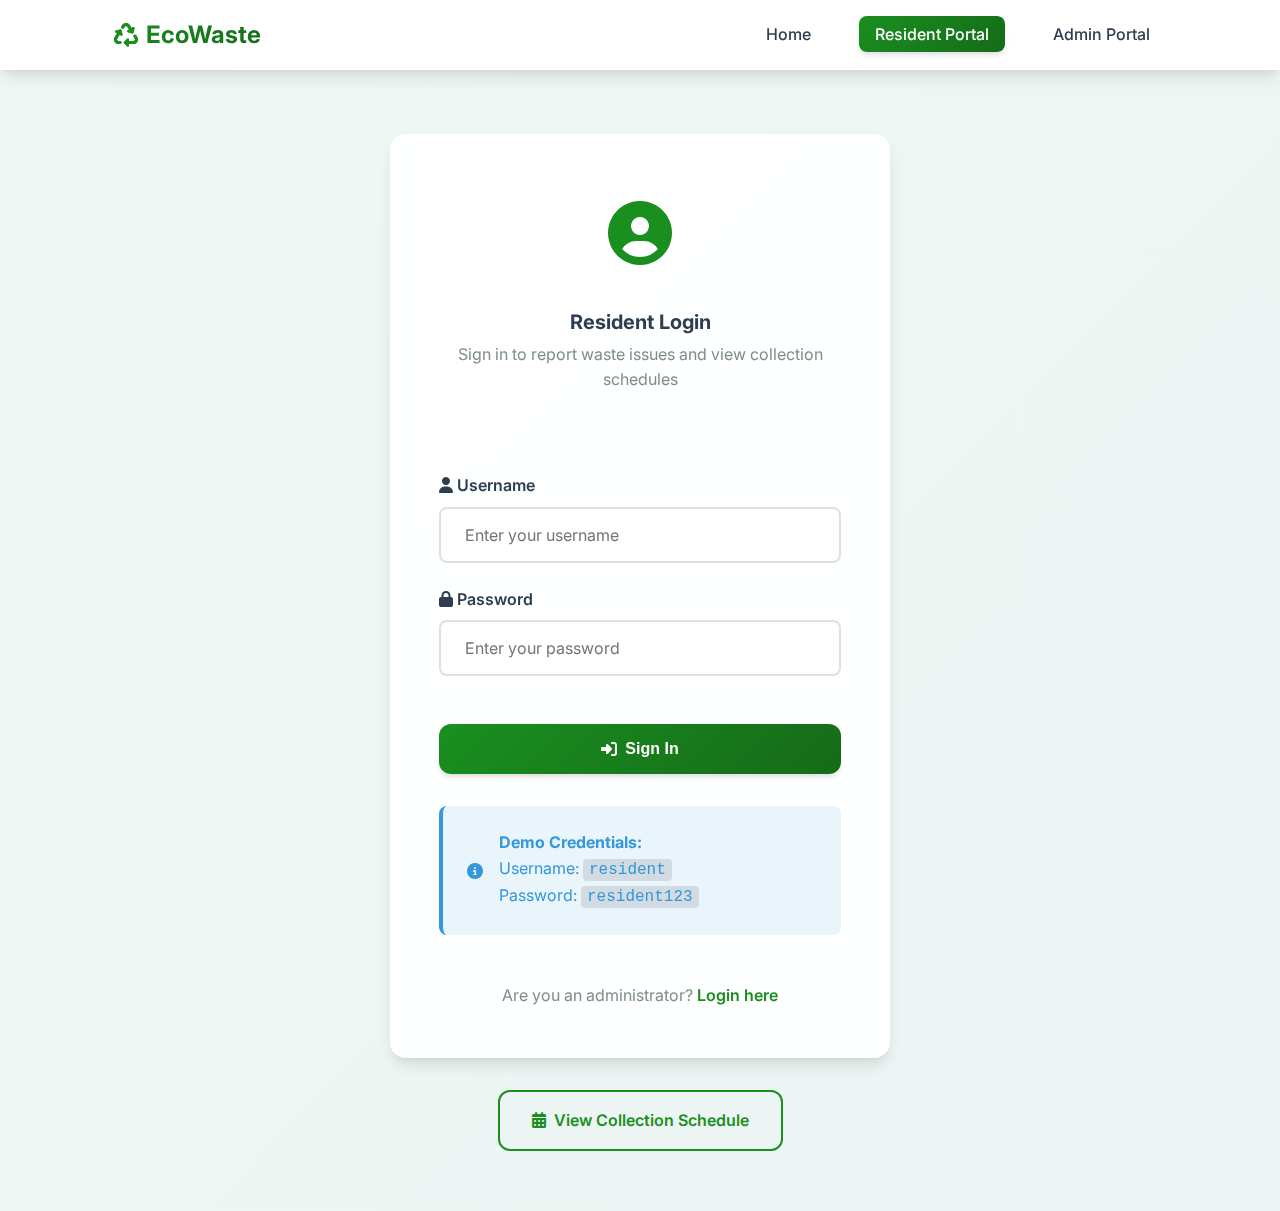
<file: resident-login.html>
<!DOCTYPE html>
<html lang="en">

<head>
    <meta charset="UTF-8">
    <meta name="viewport" content="width=device-width, initial-scale=1.0">
    <title>Resident Login - EcoWaste</title>

    <!-- Google Fonts -->
    <link rel="preconnect" href="https://fonts.googleapis.com">
    <link rel="preconnect" href="https://fonts.gstatic.com" crossorigin>
    <link href="https://fonts.googleapis.com/css2?family=Inter:wght@300;400;500;600;700;800&display=swap"
        rel="stylesheet">

    <!-- Font Awesome -->
    <link rel="stylesheet" href="https://cdnjs.cloudflare.com/ajax/libs/font-awesome/6.4.0/css/all.min.css">

    <!-- Custom Styles -->
    <link rel="stylesheet" href="styles.css">
</head>

<body>
    <!-- Alert Container -->
    <div id="alert-container" style="position: fixed; top: 20px; right: 20px; z-index: 9999; max-width: 400px;"></div>

    <!-- Navigation Bar -->
    <nav class="navbar">
        <div class="container navbar-container">
            <a href="index.html" class="navbar-brand">
                <i class="fas fa-recycle"></i>
                EcoWaste
            </a>
            <ul class="navbar-menu">
                <li><a href="index.html" class="navbar-link">Home</a></li>
                <li><a href="resident-login.html" class="navbar-link active">Resident Portal</a></li>
                <li><a href="admin-login.html" class="navbar-link">Admin Portal</a></li>
            </ul>
        </div>
    </nav>

    <!-- Login Section -->
    <section class="section"
        style="min-height: 80vh; display: flex; align-items: center; background: linear-gradient(135deg, rgba(46, 204, 113, 0.05) 0%, rgba(22, 160, 133, 0.05) 100%);">
        <div class="container">
            <div style="max-width: 500px; margin: 0 auto;">
                <div class="card" style="padding: var(--spacing-xl);">
                    <div class="card-header" style="text-align: center; border-bottom: none;">
                        <div style="font-size: 4rem; color: var(--color-primary); margin-bottom: var(--spacing-md);">
                            <i class="fas fa-user-circle"></i>
                        </div>
                        <h2 class="card-title" style="margin-bottom: var(--spacing-xs);">Resident Login</h2>
                        <p style="color: var(--color-text-secondary); margin-bottom: var(--spacing-lg);">
                            Sign in to report waste issues and view collection schedules
                        </p>
                    </div>

                    <div class="card-body">
                        <form id="login-form">
                            <div class="form-group">
                                <label for="username" class="form-label">
                                    <i class="fas fa-user"></i> Username
                                </label>
                                <input type="text" id="username" class="form-input" placeholder="Enter your username"
                                    required autocomplete="username">
                                <div class="form-error"></div>
                            </div>

                            <div class="form-group">
                                <label for="password" class="form-label">
                                    <i class="fas fa-lock"></i> Password
                                </label>
                                <input type="password" id="password" class="form-input"
                                    placeholder="Enter your password" required autocomplete="current-password">
                                <div class="form-error"></div>
                            </div>

                            <button type="submit" class="btn btn-primary"
                                style="width: 100%; margin-top: var(--spacing-md);">
                                <i class="fas fa-sign-in-alt"></i>
                                Sign In
                            </button>
                        </form>

                        <!-- Demo Credentials Info -->
                        <div class="alert alert-info" style="margin-top: var(--spacing-lg); margin-bottom: 0;">
                            <i class="fas fa-info-circle"></i>
                            <div>
                                <strong>Demo Credentials:</strong><br>
                                Username: <code
                                    style="background: rgba(0,0,0,0.1); padding: 2px 6px; border-radius: 4px;">resident</code><br>
                                Password: <code
                                    style="background: rgba(0,0,0,0.1); padding: 2px 6px; border-radius: 4px;">resident123</code>
                            </div>
                        </div>
                    </div>

                    <div class="card-footer" style="text-align: center; border-top: none;">
                        <p style="color: var(--color-text-secondary); margin: 0;">
                            Are you an administrator?
                            <a href="admin-login.html" style="color: var(--color-primary); font-weight: 600;">Login
                                here</a>
                        </p>
                    </div>
                </div>

                <!-- Quick Links -->
                <div style="text-align: center; margin-top: var(--spacing-lg);">
                    <a href="collection-schedule.html" class="btn btn-outline">
                        <i class="fas fa-calendar-alt"></i>
                        View Collection Schedule
                    </a>
                </div>
            </div>
        </div>
    </section>

    <!-- Scripts -->
    <script src="app.js"></script>
    <script>
        // Check if already logged in
        const currentUser = getCurrentUser();
        if (currentUser && currentUser.type === 'resident') {
            window.location.href = 'complaint-form.html';
        }

        // Handle login form submission
        document.getElementById('login-form').addEventListener('submit', function (e) {
            e.preventDefault();

            const username = document.getElementById('username').value.trim();
            const password = document.getElementById('password').value;

            // Validate form
            if (!username || !password) {
                showAlert('Please fill in all fields', 'error');
                return;
            }

            // Attempt login
            const result = login(username, password, 'resident');

            if (result.success) {
                showAlert('Login successful! Redirecting...', 'success');
                setTimeout(() => {
                    window.location.href = 'complaint-form.html';
                }, 1000);
            } else {
                showAlert(result.message, 'error');
            }
        });

        // Add enter key support
        document.getElementById('password').addEventListener('keypress', function (e) {
            if (e.key === 'Enter') {
                document.getElementById('login-form').dispatchEvent(new Event('submit'));
            }
        });
    </script>
</body>

</html>
</file>
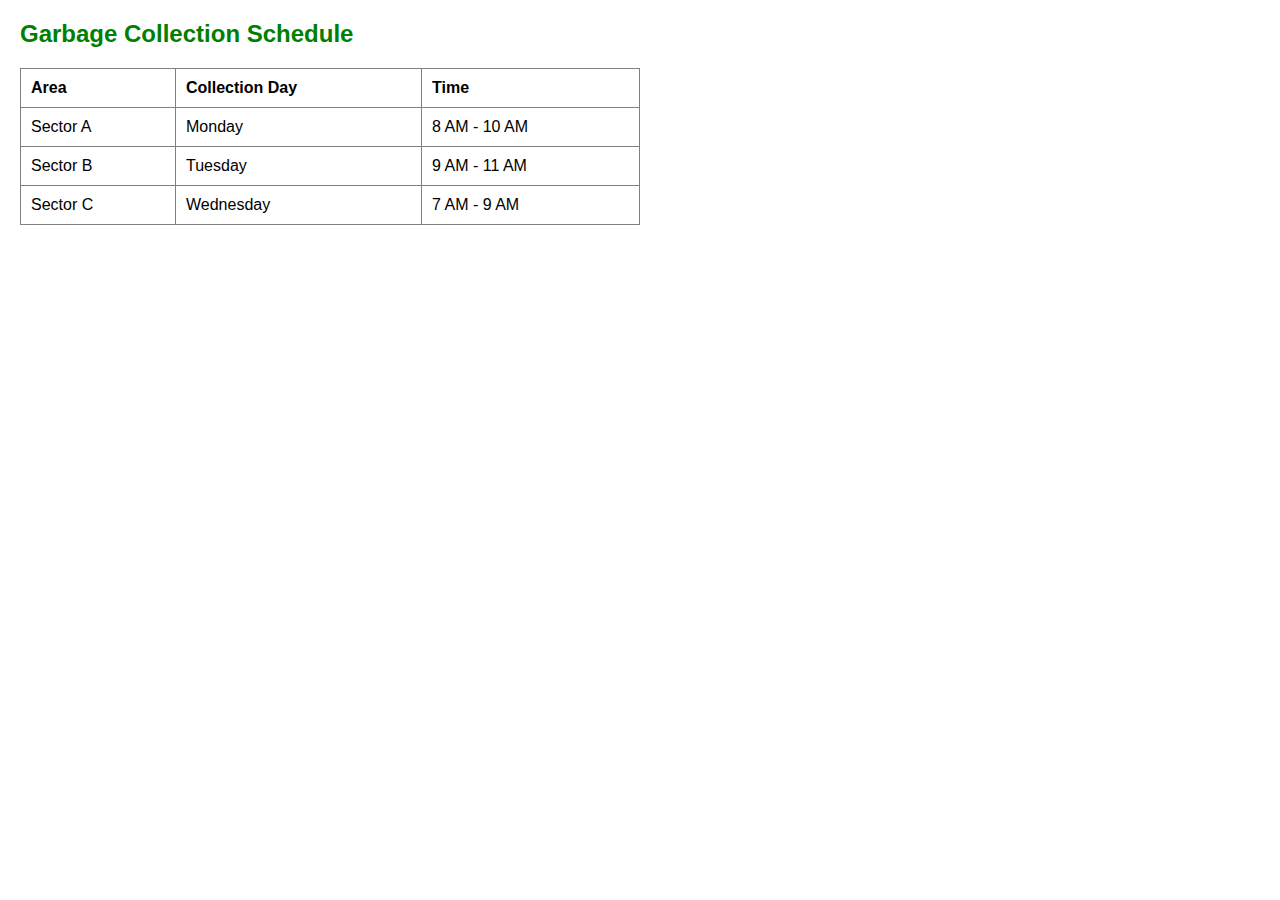
<file: schedule.html>
<!DOCTYPE html>
<html>
<head>
    <title>EcoWaste - Collection Schedule</title>
    <link rel="stylesheet" href="style.css">
</head>
<body>
    <h2>Garbage Collection Schedule</h2>
    <table border="1">
        <tr><th>Area</th><th>Collection Day</th><th>Time</th></tr>
        <tr><td>Sector A</td><td>Monday</td><td>8 AM - 10 AM</td></tr>
        <tr><td>Sector B</td><td>Tuesday</td><td>9 AM - 11 AM</td></tr>
        <tr><td>Sector C</td><td>Wednesday</td><td>7 AM - 9 AM</td></tr>
    </table>
</body>
</html>
</file>
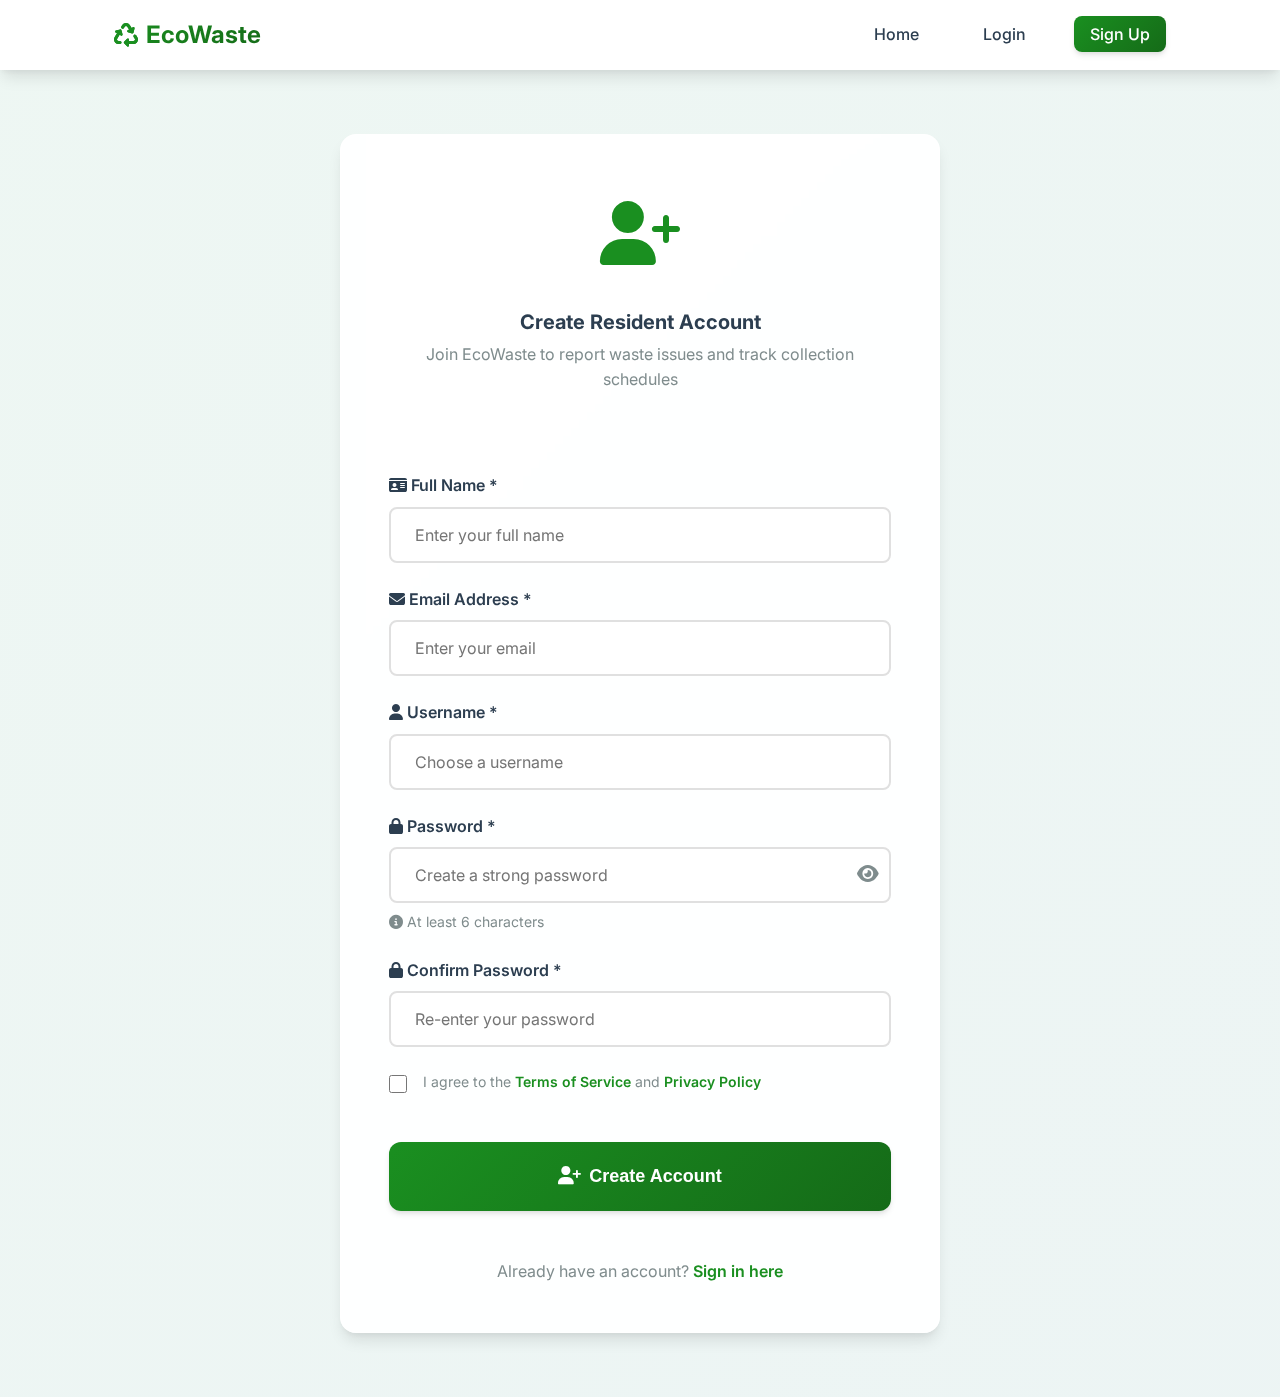
<file: signup.html>
<!DOCTYPE html>
<html lang="en">

<head>
    <meta charset="UTF-8">
    <meta name="viewport" content="width=device-width, initial-scale=1.0">
    <title>Sign Up - EcoWaste</title>

    <!-- Google Fonts -->
    <link rel="preconnect" href="https://fonts.googleapis.com">
    <link rel="preconnect" href="https://fonts.gstatic.com" crossorigin>
    <link href="https://fonts.googleapis.com/css2?family=Inter:wght@300;400;500;600;700;800&display=swap"
        rel="stylesheet">

    <!-- Font Awesome -->
    <link rel="stylesheet" href="https://cdnjs.cloudflare.com/ajax/libs/font-awesome/6.4.0/css/all.min.css">

    <!-- Custom Styles -->
    <link rel="stylesheet" href="styles.css">
</head>

<body>
    <!-- Alert Container -->
    <div id="alert-container" style="position: fixed; top: 20px; right: 20px; z-index: 9999; max-width: 400px;"></div>

    <!-- Navigation Bar -->
    <nav class="navbar">
        <div class="container navbar-container">
            <a href="index.html" class="navbar-brand">
                <i class="fas fa-recycle"></i>
                EcoWaste
            </a>
            <ul class="navbar-menu">
                <li><a href="index.html" class="navbar-link">Home</a></li>
                <li><a href="login.html" class="navbar-link">Login</a></li>
                <li><a href="signup.html" class="navbar-link active">Sign Up</a></li>
            </ul>
        </div>
    </nav>

    <!-- Signup Section -->
    <section class="section"
        style="min-height: 80vh; display: flex; align-items: center; background: linear-gradient(135deg, rgba(46, 204, 113, 0.05) 0%, rgba(22, 160, 133, 0.05) 100%);">
        <div class="container">
            <div style="max-width: 600px; margin: 0 auto;">
                <div class="card" style="padding: var(--spacing-xl);">
                    <div class="card-header" style="text-align: center; border-bottom: none;">
                        <div style="font-size: 4rem; color: var(--color-primary); margin-bottom: var(--spacing-md);">
                            <i class="fas fa-user-plus"></i>
                        </div>
                        <h2 class="card-title" style="margin-bottom: var(--spacing-xs);">Create Resident Account</h2>
                        <p style="color: var(--color-text-secondary); margin-bottom: var(--spacing-lg);">
                            Join EcoWaste to report waste issues and track collection schedules
                        </p>
                    </div>

                    <div class="card-body">
                        <form id="signup-form">
                            <!-- Hidden field for user type - always resident -->
                            <input type="hidden" name="userType" value="resident">

                            <!-- Full Name -->
                            <div class="form-group">
                                <label for="fullname" class="form-label">
                                    <i class="fas fa-id-card"></i> Full Name *
                                </label>
                                <input type="text" id="fullname" class="form-input" placeholder="Enter your full name"
                                    required autocomplete="name">
                                <div class="form-error"></div>
                            </div>

                            <!-- Email -->
                            <div class="form-group">
                                <label for="email" class="form-label">
                                    <i class="fas fa-envelope"></i> Email Address *
                                </label>
                                <input type="email" id="email" class="form-input" placeholder="Enter your email"
                                    required autocomplete="email">
                                <div class="form-error"></div>
                            </div>

                            <!-- Username -->
                            <div class="form-group">
                                <label for="username" class="form-label">
                                    <i class="fas fa-user"></i> Username *
                                </label>
                                <input type="text" id="username" class="form-input" placeholder="Choose a username"
                                    required autocomplete="username">
                                <div class="form-error"></div>
                            </div>

                            <!-- Password -->
                            <div class="form-group">
                                <label for="password" class="form-label">
                                    <i class="fas fa-lock"></i> Password *
                                </label>
                                <div style="position: relative;">
                                    <input type="password" id="password" class="form-input"
                                        placeholder="Create a strong password" required autocomplete="new-password">
                                    <button type="button" id="toggle-password"
                                        style="position: absolute; right: 12px; top: 50%; transform: translateY(-50%); background: none; border: none; color: var(--color-text-secondary); cursor: pointer; font-size: 1.2rem;">
                                        <i class="fas fa-eye"></i>
                                    </button>
                                </div>
                                <p
                                    style="font-size: var(--font-size-sm); color: var(--color-text-secondary); margin-top: var(--spacing-xs);">
                                    <i class="fas fa-info-circle"></i> At least 6 characters
                                </p>
                                <div class="form-error"></div>
                            </div>

                            <!-- Confirm Password -->
                            <div class="form-group">
                                <label for="confirm-password" class="form-label">
                                    <i class="fas fa-lock"></i> Confirm Password *
                                </label>
                                <input type="password" id="confirm-password" class="form-input"
                                    placeholder="Re-enter your password" required autocomplete="new-password">
                                <div class="form-error"></div>
                            </div>

                            <!-- Terms and Conditions -->
                            <div class="form-group">
                                <label
                                    style="display: flex; align-items: start; gap: var(--spacing-sm); cursor: pointer;">
                                    <input type="checkbox" id="terms" required
                                        style="margin-top: 4px; width: 18px; height: 18px; cursor: pointer;">
                                    <span style="font-size: var(--font-size-sm); color: var(--color-text-secondary);">
                                        I agree to the <a href="#"
                                            style="color: var(--color-primary); font-weight: 600;">Terms of Service</a>
                                        and <a href="#" style="color: var(--color-primary); font-weight: 600;">Privacy
                                            Policy</a>
                                    </span>
                                </label>
                            </div>

                            <!-- Submit Button -->
                            <button type="submit" class="btn btn-primary btn-lg"
                                style="width: 100%; margin-top: var(--spacing-md);">
                                <i class="fas fa-user-plus"></i>
                                Create Account
                            </button>
                        </form>
                    </div>

                    <div class="card-footer" style="text-align: center; border-top: none;">
                        <p style="color: var(--color-text-secondary); margin: 0;">
                            Already have an account?
                            <a href="login.html" style="color: var(--color-primary); font-weight: 600;">Sign in here</a>
                        </p>
                    </div>
                </div>
            </div>
        </div>
    </section>

    <!-- Scripts -->
    <script src="app.js"></script>
    <script>
        // Check if already logged in
        const currentUser = getCurrentUser();
        if (currentUser) {
            if (currentUser.type === 'admin') {
                window.location.href = 'admin-dashboard.html';
            } else if (currentUser.type === 'resident') {
                window.location.href = 'resident-dashboard.html';
            }
        }

        // Password visibility toggle
        document.getElementById('toggle-password').addEventListener('click', function () {
            const passwordInput = document.getElementById('password');
            const icon = this.querySelector('i');

            if (passwordInput.type === 'password') {
                passwordInput.type = 'text';
                icon.classList.remove('fa-eye');
                icon.classList.add('fa-eye-slash');
            } else {
                passwordInput.type = 'password';
                icon.classList.remove('fa-eye-slash');
                icon.classList.add('fa-eye');
            }
        });

        // Handle signup form submission
        document.getElementById('signup-form').addEventListener('submit', function (e) {
            e.preventDefault();

            // Get form values
            const fullname = document.getElementById('fullname').value.trim();
            const email = document.getElementById('email').value.trim();
            const username = document.getElementById('username').value.trim();
            const password = document.getElementById('password').value;
            const confirmPassword = document.getElementById('confirm-password').value;
            const userType = 'resident'; // Always resident for signup
            const termsAccepted = document.getElementById('terms').checked;

            // Validate form
            if (!fullname || !email || !username || !password || !confirmPassword) {
                showAlert('Please fill in all required fields', 'error');
                return;
            }

            // Validate email format
            const emailRegex = /^[^\s@]+@[^\s@]+\.[^\s@]+$/;
            if (!emailRegex.test(email)) {
                showAlert('Please enter a valid email address', 'error');
                return;
            }

            // Validate password length
            if (password.length < 6) {
                showAlert('Password must be at least 6 characters long', 'error');
                return;
            }

            // Validate password match
            if (password !== confirmPassword) {
                showAlert('Passwords do not match', 'error');
                return;
            }

            // Validate terms acceptance
            if (!termsAccepted) {
                showAlert('Please accept the Terms of Service and Privacy Policy', 'error');
                return;
            }

            // Create user account (in a real app, this would be sent to a server)
            const userData = {
                fullname: fullname,
                email: email,
                username: username,
                password: password, // In production, this should be hashed
                type: userType,
                createdAt: new Date().toISOString()
            };

            // Store user data in localStorage (for demo purposes)
            const users = JSON.parse(localStorage.getItem('ecowaste_users') || '[]');

            // Check if username already exists
            if (users.some(u => u.username === username)) {
                showAlert('Username already exists. Please choose a different username.', 'error');
                return;
            }

            // Check if email already exists
            if (users.some(u => u.email === email)) {
                showAlert('Email already registered. Please use a different email.', 'error');
                return;
            }

            // Add new user
            users.push(userData);
            localStorage.setItem('ecowaste_users', JSON.stringify(users));

            // Show success message
            showAlert('Account created successfully! Redirecting to login...', 'success');

            // Redirect to login page after 2 seconds
            setTimeout(() => {
                window.location.href = 'login.html';
            }, 2000);
        });
    </script>

    <style>
        /* Radio card styles */
        .radio-card {
            position: relative;
            cursor: pointer;
            display: block;
        }

        .radio-card input[type="radio"] {
            position: absolute;
            opacity: 0;
            cursor: pointer;
        }

        .radio-card-content {
            display: flex;
            flex-direction: column;
            align-items: center;
            gap: var(--spacing-xs);
            padding: var(--spacing-lg);
            border: 2px solid var(--color-border);
            border-radius: var(--radius-md);
            background: var(--color-surface);
            transition: all 0.3s ease;
        }

        .radio-card:hover .radio-card-content {
            border-color: var(--color-primary);
            transform: translateY(-2px);
            box-shadow: var(--shadow-md);
        }

        .radio-card input[type="radio"]:checked+.radio-card-content {
            border-color: var(--color-primary);
            background: linear-gradient(135deg, rgba(46, 204, 113, 0.1) 0%, rgba(22, 160, 133, 0.1) 100%);
            box-shadow: var(--shadow-md);
        }

        .radio-card-content strong {
            color: var(--color-text-primary);
            font-size: var(--font-size-base);
        }
    </style>
</body>

</html>
</file>
<file: styles.css>
/* ============================================
   EcoWaste System - Enhanced Design System & Styles
   ============================================ */

/* ============================================
   CSS Custom Properties (Design Tokens)
   ============================================ */
:root {
  /* Color Palette - Enhanced Eco-Friendly Theme with #1a8f20 */
  --color-primary: #1a8f20;
  --color-primary-dark: #156b18;
  --color-primary-light: #22b32a;
  --color-secondary: #138d75;
  --color-secondary-dark: #0e6b5a;
  --color-accent: #f39c12;
  --color-accent-dark: #e67e22;

  /* Neutral Colors */
  --color-background: #f8f9fa;
  --color-surface: #ffffff;
  --color-surface-dark: #2c3e50;
  --color-text-primary: #2c3e50;
  --color-text-secondary: #7f8c8d;
  --color-text-light: #ffffff;
  --color-border: #e0e0e0;

  /* Status Colors */
  --color-success: #1a8f20;
  --color-warning: #f39c12;
  --color-danger: #e74c3c;
  --color-info: #3498db;
  --color-pending: #95a5a6;

  /* Gradients */
  --gradient-primary: linear-gradient(135deg, #1a8f20 0%, #156b18 100%);
  --gradient-secondary: linear-gradient(135deg, #138d75 0%, #0e6b5a 100%);
  --gradient-hero: linear-gradient(135deg, rgba(26, 143, 32, 0.95) 0%, rgba(19, 141, 117, 0.95) 100%);
  --gradient-accent: linear-gradient(135deg, #f39c12 0%, #e67e22 100%);

  /* Spacing */
  --spacing-xs: 0.5rem;
  --spacing-sm: 1rem;
  --spacing-md: 1.5rem;
  --spacing-lg: 2rem;
  --spacing-xl: 3rem;
  --spacing-2xl: 4rem;

  /* Typography */
  --font-family-primary: 'Inter', -apple-system, BlinkMacSystemFont, 'Segoe UI', Roboto, sans-serif;
  --font-size-xs: 0.75rem;
  --font-size-sm: 0.875rem;
  --font-size-base: 1rem;
  --font-size-lg: 1.125rem;
  --font-size-xl: 1.25rem;
  --font-size-2xl: 1.5rem;
  --font-size-3xl: 2rem;
  --font-size-4xl: 2.5rem;
  --font-size-5xl: 3rem;

  /* Border Radius */
  --radius-sm: 0.375rem;
  --radius-md: 0.5rem;
  --radius-lg: 0.75rem;
  --radius-xl: 1rem;
  --radius-2xl: 1.5rem;
  --radius-full: 9999px;

  /* Shadows - Enhanced */
  --shadow-sm: 0 1px 2px 0 rgba(0, 0, 0, 0.05);
  --shadow-md: 0 4px 6px -1px rgba(0, 0, 0, 0.1), 0 2px 4px -1px rgba(0, 0, 0, 0.06);
  --shadow-lg: 0 10px 15px -3px rgba(0, 0, 0, 0.1), 0 4px 6px -2px rgba(0, 0, 0, 0.05);
  --shadow-xl: 0 20px 25px -5px rgba(0, 0, 0, 0.1), 0 10px 10px -5px rgba(0, 0, 0, 0.04);
  --shadow-2xl: 0 25px 50px -12px rgba(0, 0, 0, 0.25);
  --shadow-glow: 0 0 20px rgba(26, 143, 32, 0.3);

  /* Transitions - Enhanced */
  --transition-fast: 150ms cubic-bezier(0.4, 0, 0.2, 1);
  --transition-base: 300ms cubic-bezier(0.4, 0, 0.2, 1);
  --transition-slow: 500ms cubic-bezier(0.4, 0, 0.2, 1);
  --transition-bounce: 500ms cubic-bezier(0.68, -0.55, 0.265, 1.55);

  /* Z-index */
  --z-dropdown: 1000;
  --z-sticky: 1020;
  --z-fixed: 1030;
  --z-modal-backdrop: 1040;
  --z-modal: 1050;
  --z-popover: 1060;
  --z-tooltip: 1070;
}

/* ============================================
   Reset & Base Styles
   ============================================ */
* {
  margin: 0;
  padding: 0;
  box-sizing: border-box;
}

html {
  scroll-behavior: smooth;
  font-size: 16px;
}

body {
  font-family: var(--font-family-primary);
  font-size: var(--font-size-base);
  line-height: 1.6;
  color: var(--color-text-primary);
  background-color: var(--color-background);
  overflow-x: hidden;
  -webkit-font-smoothing: antialiased;
  -moz-osx-font-smoothing: grayscale;
}

/* ============================================
   Typography
   ============================================ */
h1,
h2,
h3,
h4,
h5,
h6 {
  font-weight: 700;
  line-height: 1.2;
  margin-bottom: var(--spacing-md);
  color: var(--color-text-primary);
}

h1 {
  font-size: var(--font-size-5xl);
}

h2 {
  font-size: var(--font-size-4xl);
}

h3 {
  font-size: var(--font-size-3xl);
}

h4 {
  font-size: var(--font-size-2xl);
}

h5 {
  font-size: var(--font-size-xl);
}

h6 {
  font-size: var(--font-size-lg);
}

p {
  margin-bottom: var(--spacing-sm);
  color: var(--color-text-secondary);
}

a {
  color: var(--color-primary);
  text-decoration: none;
  transition: all var(--transition-fast);
  position: relative;
}

a:hover {
  color: var(--color-primary-dark);
}

/* ============================================
   Layout Components
   ============================================ */
.container {
  width: 100%;
  max-width: 1200px;
  margin: 0 auto;
  padding: 0 var(--spacing-md);
}

.section {
  padding: var(--spacing-2xl) 0;
  position: relative;
}

.section-title {
  text-align: center;
  margin-bottom: var(--spacing-xl);
  position: relative;
  animation: fadeInUp 0.6s ease-out;
}

.section-title::after {
  content: '';
  display: block;
  width: 60px;
  height: 4px;
  background: var(--gradient-primary);
  margin: var(--spacing-sm) auto 0;
  border-radius: var(--radius-full);
  animation: scaleIn 0.6s ease-out 0.3s both;
}

/* ============================================
   Layout
   ============================================ */
.container {
  max-width: 1100px;
  margin: 0 auto;
  padding: 0 var(--spacing-md);
  width: 100%;
}

/* ============================================
   Navigation Bar - Enhanced
   ============================================ */
.navbar {
  background: rgba(255, 255, 255, 0.98);
  backdrop-filter: blur(10px);
  box-shadow: var(--shadow-md);
  position: sticky;
  top: 0;
  z-index: var(--z-sticky);
  padding: var(--spacing-sm) 0;
  transition: all var(--transition-base);
  animation: slideInDown 0.5s ease-out;
}

.navbar:hover {
  box-shadow: var(--shadow-lg);
}

.navbar-container {
  display: flex;
  justify-content: space-between;
  align-items: center;
}

.navbar-brand {
  font-size: var(--font-size-2xl);
  font-weight: 700;
  background: var(--gradient-primary);
  -webkit-background-clip: text;
  -webkit-text-fill-color: transparent;
  background-clip: text;
  display: flex;
  align-items: center;
  gap: var(--spacing-xs);
  transition: transform var(--transition-base);
}

.navbar-brand:hover {
  transform: scale(1.05);
}

.navbar-brand i {
  -webkit-text-fill-color: var(--color-primary);
  animation: rotate 2s ease-in-out infinite;
}

.navbar-menu {
  display: flex;
  list-style: none;
  gap: var(--spacing-lg);
  align-items: center;
}

.navbar-link {
  color: var(--color-text-primary);
  font-weight: 500;
  padding: var(--spacing-xs) var(--spacing-sm);
  border-radius: var(--radius-md);
  transition: all var(--transition-base);
  position: relative;
  overflow: hidden;
}

.navbar-link::before {
  content: '';
  position: absolute;
  bottom: 0;
  left: 50%;
  width: 0;
  height: 2px;
  background: var(--gradient-primary);
  transition: all var(--transition-base);
  transform: translateX(-50%);
}

.navbar-link:hover {
  background: rgba(26, 143, 32, 0.1);
  color: var(--color-primary);
  transform: translateY(-2px);
}

.navbar-link:hover::before {
  width: 80%;
}

.navbar-link.active {
  background: var(--gradient-primary);
  color: var(--color-text-light);
  box-shadow: var(--shadow-md);
}

/* ============================================
   Buttons - Enhanced with Animations
   ============================================ */
.btn {
  display: inline-flex;
  align-items: center;
  justify-content: center;
  gap: var(--spacing-xs);
  padding: var(--spacing-sm) var(--spacing-lg);
  font-size: var(--font-size-base);
  font-weight: 600;
  border: none;
  border-radius: var(--radius-lg);
  cursor: pointer;
  transition: all var(--transition-base);
  text-decoration: none;
  position: relative;
  overflow: hidden;
  z-index: 1;
}

.btn::before {
  content: '';
  position: absolute;
  top: 50%;
  left: 50%;
  width: 0;
  height: 0;
  border-radius: 50%;
  background: rgba(255, 255, 255, 0.3);
  transform: translate(-50%, -50%);
  transition: width var(--transition-slow), height var(--transition-slow);
  z-index: -1;
}

.btn:hover::before {
  width: 300px;
  height: 300px;
}

.btn:active {
  transform: scale(0.98);
}

.btn-primary {
  background: var(--gradient-primary);
  color: var(--color-text-light);
  box-shadow: var(--shadow-md);
}

.btn-primary:hover {
  transform: translateY(-3px);
  box-shadow: var(--shadow-xl), var(--shadow-glow);
}

.btn-secondary {
  background: var(--gradient-secondary);
  color: var(--color-text-light);
  box-shadow: var(--shadow-md);
}

.btn-secondary:hover {
  transform: translateY(-3px);
  box-shadow: var(--shadow-xl);
}

.btn-outline {
  background: transparent;
  color: var(--color-primary);
  border: 2px solid var(--color-primary);
  transition: all var(--transition-base);
}

.btn-outline::before {
  background: var(--color-primary);
  z-index: -1;
}

.btn-outline:hover {
  color: var(--color-text-light);
  border-color: var(--color-primary);
  transform: translateY(-2px);
}

.btn-danger {
  background: var(--color-danger);
  color: var(--color-text-light);
}

.btn-danger:hover {
  background: #c0392b;
  transform: translateY(-2px);
}

.btn-sm {
  padding: var(--spacing-xs) var(--spacing-md);
  font-size: var(--font-size-sm);
}

.btn-lg {
  padding: var(--spacing-md) var(--spacing-xl);
  font-size: var(--font-size-lg);
}

/* ============================================
   Cards - Enhanced Glassmorphism
   ============================================ */
.card {
  background: rgba(255, 255, 255, 0.95);
  backdrop-filter: blur(10px);
  border-radius: var(--radius-xl);
  padding: var(--spacing-lg);
  box-shadow: var(--shadow-lg);
  transition: all var(--transition-base);
  border: 1px solid rgba(255, 255, 255, 0.5);
  position: relative;
  overflow: hidden;
}

.card::before {
  content: '';
  position: absolute;
  top: 0;
  left: 0;
  right: 0;
  height: 4px;
  background: var(--gradient-primary);
  transform: scaleX(0);
  transition: transform var(--transition-base);
  transform-origin: left;
}

.card:hover {
  transform: translateY(-8px);
  box-shadow: var(--shadow-2xl);
}

.card:hover::before {
  transform: scaleX(1);
}

.card-header {
  margin-bottom: var(--spacing-md);
  padding-bottom: var(--spacing-md);
  border-bottom: 2px solid rgba(26, 143, 32, 0.2);
}

.card-title {
  font-size: var(--font-size-xl);
  margin-bottom: var(--spacing-xs);
  color: var(--color-text-primary);
}

.card-body {
  margin-bottom: var(--spacing-md);
}

.card-footer {
  margin-top: var(--spacing-md);
  padding-top: var(--spacing-md);
  border-top: 1px solid rgba(0, 0, 0, 0.1);
}

/* ============================================
   Forms - Enhanced with Animations
   ============================================ */
.form-group {
  margin-bottom: var(--spacing-md);
}

.form-label {
  display: block;
  margin-bottom: var(--spacing-xs);
  font-weight: 600;
  color: var(--color-text-primary);
  transition: color var(--transition-fast);
}

.form-input,
.form-select,
.form-textarea {
  width: 100%;
  padding: var(--spacing-sm) var(--spacing-md);
  font-size: var(--font-size-base);
  font-family: var(--font-family-primary);
  border: 2px solid var(--color-border);
  border-radius: var(--radius-md);
  background: var(--color-surface);
  transition: all var(--transition-base);
}

.form-input:hover,
.form-select:hover,
.form-textarea:hover {
  border-color: var(--color-primary-light);
}

.form-input:focus,
.form-select:focus,
.form-textarea:focus {
  outline: none;
  border-color: var(--color-primary);
  box-shadow: 0 0 0 4px rgba(26, 143, 32, 0.1);
  transform: translateY(-2px);
}

.form-input:focus+.form-label,
.form-select:focus+.form-label,
.form-textarea:focus+.form-label {
  color: var(--color-primary);
}

.form-textarea {
  resize: vertical;
  min-height: 120px;
}

.form-file {
  padding: var(--spacing-sm);
  cursor: pointer;
}

.form-file:hover {
  background: rgba(26, 143, 32, 0.05);
}

.form-error {
  color: var(--color-danger);
  font-size: var(--font-size-sm);
  margin-top: var(--spacing-xs);
  animation: shake 0.3s ease-in-out;
}

/* ============================================
   Hero Section - Enhanced
   ============================================ */
.hero {
  background: var(--gradient-hero);
  color: var(--color-text-light);
  padding: var(--spacing-2xl) 0;
  text-align: center;
  position: relative;
  overflow: hidden;
}

.hero::before {
  content: '';
  position: absolute;
  top: 0;
  left: 0;
  right: 0;
  bottom: 0;
  background: url('data:image/svg+xml,<svg xmlns="http://www.w3.org/2000/svg" viewBox="0 0 1440 320"><path fill="rgba(255,255,255,0.1)" d="M0,96L48,112C96,128,192,160,288,160C384,160,480,128,576,112C672,96,768,96,864,112C960,128,1056,160,1152,160C1248,160,1344,128,1392,112L1440,96L1440,320L1392,320C1344,320,1248,320,1152,320C1056,320,960,320,864,320C768,320,672,320,576,320C480,320,384,320,288,320C192,320,96,320,48,320L0,320Z"></path></svg>') no-repeat bottom;
  background-size: cover;
  opacity: 0.3;
  animation: float 6s ease-in-out infinite;
}

.hero-content {
  position: relative;
  z-index: 1;
}

.hero h1 {
  color: var(--color-text-light);
  font-size: var(--font-size-5xl);
  margin-bottom: var(--spacing-md);
  animation: fadeInUp 0.8s ease-out;
  text-shadow: 0 2px 10px rgba(0, 0, 0, 0.2);
}

.hero p {
  color: rgba(255, 255, 255, 0.95);
  font-size: var(--font-size-xl);
  margin-bottom: var(--spacing-xl);
  animation: fadeInUp 0.8s ease-out 0.2s both;
}

.hero-buttons {
  display: flex;
  gap: var(--spacing-md);
  justify-content: center;
  flex-wrap: wrap;
  animation: fadeInUp 0.8s ease-out 0.4s both;
}

/* ============================================
   Grid Layouts
   ============================================ */
.grid {
  display: grid;
  gap: var(--spacing-lg);
}

.grid-2 {
  grid-template-columns: repeat(auto-fit, minmax(300px, 1fr));
}

.grid-3 {
  grid-template-columns: repeat(auto-fit, minmax(250px, 1fr));
}

.grid-4 {
  grid-template-columns: repeat(auto-fit, minmax(200px, 1fr));
}

/* ============================================
   Status Badges - Enhanced
   ============================================ */
.badge {
  display: inline-flex;
  align-items: center;
  gap: var(--spacing-xs);
  padding: var(--spacing-xs) var(--spacing-sm);
  font-size: var(--font-size-sm);
  font-weight: 600;
  border-radius: var(--radius-full);
  text-transform: uppercase;
  letter-spacing: 0.5px;
  transition: all var(--transition-base);
}

.badge:hover {
  transform: scale(1.05);
}

.badge-pending {
  background: rgba(149, 165, 166, 0.2);
  color: var(--color-pending);
  border: 1px solid var(--color-pending);
}

.badge-in-progress {
  background: rgba(243, 156, 18, 0.2);
  color: var(--color-warning);
  border: 1px solid var(--color-warning);
  animation: pulse 2s ease-in-out infinite;
}

.badge-resolved {
  background: rgba(26, 143, 32, 0.2);
  color: var(--color-success);
  border: 1px solid var(--color-success);
}

/* ============================================
   Tables - Enhanced
   ============================================ */
.table-container {
  overflow-x: auto;
  border-radius: var(--radius-lg);
  box-shadow: var(--shadow-md);
  animation: fadeInUp 0.6s ease-out;
}

.table {
  width: 100%;
  border-collapse: collapse;
  background: var(--color-surface);
}

.table thead {
  background: var(--gradient-primary);
  color: var(--color-text-light);
}

.table th,
.table td {
  padding: var(--spacing-md);
  text-align: left;
  border-bottom: 1px solid rgba(0, 0, 0, 0.05);
  transition: all var(--transition-fast);
}

.table tbody tr {
  transition: all var(--transition-base);
}

.table tbody tr:hover {
  background: rgba(26, 143, 32, 0.05);
  transform: scale(1.01);
  box-shadow: var(--shadow-sm);
}

/* ============================================
   Alerts & Messages - Enhanced
   ============================================ */
.alert {
  padding: var(--spacing-md);
  border-radius: var(--radius-md);
  margin-bottom: var(--spacing-md);
  display: flex;
  align-items: center;
  gap: var(--spacing-sm);
  animation: slideInRight 0.4s ease-out;
  position: relative;
  overflow: hidden;
}

.alert::before {
  content: '';
  position: absolute;
  left: 0;
  top: 0;
  bottom: 0;
  width: 4px;
  animation: slideDown 0.4s ease-out;
}

.alert-success {
  background: rgba(26, 143, 32, 0.1);
  color: var(--color-success);
  border-left: 4px solid var(--color-success);
}

.alert-error {
  background: rgba(231, 76, 60, 0.1);
  color: var(--color-danger);
  border-left: 4px solid var(--color-danger);
}

.alert-info {
  background: rgba(52, 152, 219, 0.1);
  color: var(--color-info);
  border-left: 4px solid var(--color-info);
}

/* ============================================
   Stats Cards - Enhanced
   ============================================ */
.stat-card {
  background: var(--gradient-primary);
  color: var(--color-text-light);
  padding: var(--spacing-lg);
  border-radius: var(--radius-xl);
  text-align: center;
  box-shadow: var(--shadow-lg);
  transition: all var(--transition-base);
  position: relative;
  overflow: hidden;
}

.stat-card::before {
  content: '';
  position: absolute;
  top: -50%;
  right: -50%;
  width: 200%;
  height: 200%;
  background: radial-gradient(circle, rgba(255, 255, 255, 0.1) 0%, transparent 70%);
  animation: rotate 10s linear infinite;
}

.stat-card:hover {
  transform: translateY(-8px) scale(1.03);
  box-shadow: var(--shadow-2xl), var(--shadow-glow);
}

.stat-number {
  font-size: var(--font-size-4xl);
  font-weight: 700;
  margin-bottom: var(--spacing-xs);
  position: relative;
  z-index: 1;
}

.stat-label {
  font-size: var(--font-size-base);
  opacity: 0.95;
  text-transform: uppercase;
  letter-spacing: 1px;
  position: relative;
  z-index: 1;
}

/* ============================================
   Animations - Enhanced Collection
   ============================================ */
@keyframes fadeInUp {
  from {
    opacity: 0;
    transform: translateY(30px);
  }

  to {
    opacity: 1;
    transform: translateY(0);
  }
}

@keyframes slideInDown {
  from {
    opacity: 0;
    transform: translateY(-20px);
  }

  to {
    opacity: 1;
    transform: translateY(0);
  }
}

@keyframes slideInRight {
  from {
    opacity: 0;
    transform: translateX(30px);
  }

  to {
    opacity: 1;
    transform: translateX(0);
  }
}

@keyframes slideDown {
  from {
    height: 0;
  }

  to {
    height: 100%;
  }
}

@keyframes rotate {
  from {
    transform: rotate(0deg);
  }

  to {
    transform: rotate(360deg);
  }
}

@keyframes pulse {
  0% {
    transform: scale(1);
    box-shadow: 0 0 0 0 rgba(243, 156, 18, 0.7);
  }

  70% {
    transform: scale(1.05);
    box-shadow: 0 0 0 10px rgba(243, 156, 18, 0);
  }

  100% {
    transform: scale(1);
    box-shadow: 0 0 0 0 rgba(243, 156, 18, 0);
  }
}

@keyframes pulse-green {
  0% {
    box-shadow: 0 0 0 0 rgba(46, 204, 113, 0.7);
  }

  70% {
    box-shadow: 0 0 0 10px rgba(46, 204, 113, 0);
  }

  100% {
    box-shadow: 0 0 0 0 rgba(46, 204, 113, 0);
  }
}

@keyframes scan-move {
  0% {
    top: 0%;
    opacity: 0.5;
  }

  50% {
    top: 100%;
    opacity: 1;
  }

  100% {
    top: 0%;
    opacity: 0.5;
  }
}

/* ============================================
   Smart Features
   ============================================ */
.scanner-overlay {
  position: absolute;
  top: 0;
  left: 0;
  width: 100%;
  height: 100%;
  border-radius: var(--radius-md);
  overflow: hidden;
  pointer-events: none;
  display: none;
}

.scanner-overlay.active {
  display: block;
}

.scanner-line {
  position: absolute;
  width: 100%;
  height: 4px;
  background: var(--color-success);
  box-shadow: 0 0 10px var(--color-success);
  animation: scan-move 2s linear infinite;
}

.live-indicator {
  display: inline-block;
  width: 10px;
  height: 10px;
  border-radius: 50%;
  background-color: var(--color-success);
  margin-right: 8px;
  animation: pulse-green 2s infinite;
}

.result-card {
  background: rgba(46, 204, 113, 0.1);
  border-left: 4px solid var(--color-success);
  padding: var(--spacing-md);
  margin-top: var(--spacing-md);
  border-radius: var(--radius-sm);
  display: none;
  animation: slideDown 0.5s ease-out;
}



@keyframes slideDown {
  from {
    height: 0;
  }

  to {
    height: 100%;
  }
}

@keyframes scaleIn {
  from {
    transform: scaleX(0);
  }

  to {
    transform: scaleX(1);
  }
}

@keyframes pulse {

  0%,
  100% {
    opacity: 1;
    transform: scale(1);
  }

  50% {
    opacity: 0.8;
    transform: scale(1.05);
  }
}

@keyframes rotate {
  from {
    transform: rotate(0deg);
  }

  to {
    transform: rotate(360deg);
  }
}

@keyframes float {

  0%,
  100% {
    transform: translateY(0);
  }

  50% {
    transform: translateY(-10px);
  }
}

@keyframes shake {

  0%,
  100% {
    transform: translateX(0);
  }

  25% {
    transform: translateX(-5px);
  }

  75% {
    transform: translateX(5px);
  }
}

@keyframes fadeOut {
  from {
    opacity: 1;
  }

  to {
    opacity: 0;
  }
}

.fade-in {
  animation: fadeInUp 0.6s ease-out;
}

.fade-out {
  animation: fadeOut 0.3s ease-out;
}

/* ============================================
   Loading Spinner
   ============================================ */
.spinner {
  width: 40px;
  height: 40px;
  border: 4px solid rgba(26, 143, 32, 0.2);
  border-top-color: var(--color-primary);
  border-radius: 50%;
  animation: spin 0.8s linear infinite;
}

@keyframes spin {
  to {
    transform: rotate(360deg);
  }
}

/* ============================================
   Utilities
   ============================================ */
.text-center {
  text-align: center;
}

.text-left {
  text-align: left;
}

.text-right {
  text-align: right;
}

.mt-sm {
  margin-top: var(--spacing-sm);
}

.mt-md {
  margin-top: var(--spacing-md);
}

.mt-lg {
  margin-top: var(--spacing-lg);
}

.mt-xl {
  margin-top: var(--spacing-xl);
}

.mb-sm {
  margin-bottom: var(--spacing-sm);
}

.mb-md {
  margin-bottom: var(--spacing-md);
}

.mb-lg {
  margin-bottom: var(--spacing-lg);
}

.mb-xl {
  margin-bottom: var(--spacing-xl);
}

.hidden {
  display: none;
}

.flex {
  display: flex;
}

.flex-center {
  display: flex;
  justify-content: center;
  align-items: center;
}

.flex-between {
  display: flex;
  justify-content: space-between;
  align-items: center;
}

.gap-sm {
  gap: var(--spacing-sm);
}

.gap-md {
  gap: var(--spacing-md);
}

.gap-lg {
  gap: var(--spacing-lg);
}

/* ============================================
   Scrollbar Styling
   ============================================ */
::-webkit-scrollbar {
  width: 10px;
  height: 10px;
}

::-webkit-scrollbar-track {
  background: var(--color-background);
  border-radius: var(--radius-full);
}

::-webkit-scrollbar-thumb {
  background: var(--gradient-primary);
  border-radius: var(--radius-full);
  transition: all var(--transition-base);
}

::-webkit-scrollbar-thumb:hover {
  background: var(--color-primary-dark);
}

/* ============================================
   Responsive Design
   ============================================ */
@media (max-width: 768px) {
  :root {
    --font-size-5xl: 2rem;
    --font-size-4xl: 1.75rem;
    --font-size-3xl: 1.5rem;
  }

  .navbar-menu {
    flex-direction: column;
    gap: var(--spacing-sm);
  }

  .hero h1 {
    font-size: var(--font-size-3xl);
  }

  .hero p {
    font-size: var(--font-size-base);
  }

  .hero-buttons {
    flex-direction: column;
  }

  .grid-2,
  .grid-3,
  .grid-4 {
    grid-template-columns: 1fr;
  }

  .table-container {
    font-size: var(--font-size-sm);
  }

  .card {
    padding: var(--spacing-md);
  }
}

@media (max-width: 480px) {
  .container {
    padding: 0 var(--spacing-sm);
  }

  .section {
    padding: var(--spacing-lg) 0;
  }

  .btn-lg {
    padding: var(--spacing-sm) var(--spacing-lg);
    font-size: var(--font-size-base);
  }
}

/* ============================================
   Print Styles
   ============================================ */
@media print {

  .navbar,
  .btn,
  .hero-buttons {
    display: none;
  }

  .card {
    box-shadow: none;
    border: 1px solid #ddd;
  }
}

/* ============================================
   Dashboard Layout & Components
   ============================================ */
.dashboard-grid {
  display: grid;
  grid-template-columns: 300px minmax(0, 1fr) 300px;
  gap: var(--spacing-lg);
  align-items: start;
  padding-top: var(--spacing-lg);
}

.dashboard-sidebar,
.profile-sidebar {
  position: sticky;
  top: 100px;
  /* Adjust based on navbar height */
}

.main-content {
  min-width: 0;
  /* Prevent grid blowout */
}

/* ============================================
   Profile Sidebar - Premium Look
   ============================================ */
.profile-sidebar .card {
  overflow: hidden;
  padding: 0;
  border: none;
}

.profile-header-bg {
  height: 100px;
  background: var(--gradient-primary);
  position: relative;
}

.profile-info {
  text-align: center;
  margin-top: -50px;
  padding: 0 var(--spacing-lg) var(--spacing-lg);
  position: relative;
}

.profile-avatar {
  width: 100px;
  height: 100px;
  border-radius: 50%;
  background: var(--color-surface);
  border: 4px solid var(--color-surface);
  box-shadow: var(--shadow-md);
  margin: 0 auto var(--spacing-sm);
  display: flex;
  align-items: center;
  justify-content: center;
  font-size: 2.5rem;
  color: var(--color-primary);
  font-weight: 700;
}

.profile-stats-row {
  display: flex;
  justify-content: space-around;
  padding: var(--spacing-md);
  background: rgba(0, 0, 0, 0.02);
  border-top: 1px solid var(--color-border);
}

.stat-item {
  text-align: center;
}

.stat-value {
  font-weight: 700;
  font-size: 1.1rem;
  color: var(--color-text-primary);
}

.stat-label {
  font-size: 0.8rem;
  color: var(--color-text-secondary);
  text-transform: uppercase;
  letter-spacing: 0.5px;
}

/* Responsive Dashboard */
@media (max-width: 1200px) {
  .dashboard-grid {
    grid-template-columns: 250px 1fr;
  }

  .profile-sidebar {
    display: none;
    /* Hide profile sidebar on smaller screens or move it */
  }
}

@media (max-width: 900px) {
  .dashboard-grid {
    grid-template-columns: 1fr;
  }

  .dashboard-sidebar {
    position: static;
    order: 2;
    /* Move to bottom on mobile */
  }

  .main-content {
    order: 1;
  }
}

/* ============================================
   Modal System - Fixed
   ============================================ */
.modal {
  display: none;
  position: fixed;
  z-index: var(--z-modal);
  left: 0;
  top: 0;
  width: 100%;
  height: 100%;
  overflow: auto;
  background-color: rgba(0, 0, 0, 0.5);
  backdrop-filter: blur(5px);
  opacity: 0;
  transition: opacity var(--transition-base);
  align-items: center;
  justify-content: center;
}

.modal.active {
  display: flex;
  /* Use flex to center */
  opacity: 1;
}

.modal-content {
  background-color: var(--color-surface);
  margin: auto;
  width: 90%;
  max-width: 600px;
  border-radius: var(--radius-xl);
  box-shadow: var(--shadow-2xl);
  position: relative;
  animation: modalSlideIn 0.3s ease-out;
  max-height: 90vh;
  overflow-y: auto;
}

@keyframes modalSlideIn {
  from {
    opacity: 0;
    transform: translateY(-20px) scale(0.95);
  }

  to {
    opacity: 1;
    transform: translateY(0) scale(1);
  }
}

.modal-header {
  padding: var(--spacing-md);
  border-bottom: 1px solid var(--color-border);
  display: flex;
  justify-content: space-between;
  align-items: center;
  position: sticky;
  top: 0;
  background: var(--color-surface);
  z-index: 10;
}

.modal-body {
  padding: var(--spacing-lg);
}

.close-modal {
  color: var(--color-text-secondary);
  font-size: var(--font-size-xl);
  font-weight: bold;
  background: none;
  border: none;
  cursor: pointer;
  transition: color var(--transition-fast);
}

.close-modal:hover {
  color: var(--color-danger);
}

/* ============================================
   Activity Feed - Enhanced
   ============================================ */
/* Compact Activity Feed */
.activity-item {
  display: flex;
  gap: 10px;
  padding: 8px 12px;
  border-bottom: 1px solid var(--color-border);
  transition: all var(--transition-base);
  position: relative;
  background: var(--color-surface);
  align-items: center;
}

.activity-item .activity-icon {
  width: 32px;
  height: 32px;
  font-size: 0.9rem;
}

.activity-item h4 {
  font-size: 0.95rem;
  margin-bottom: 2px !important;
}

.activity-item p {
  font-size: 0.8rem;
  margin-bottom: 2px !important;
  line-height: 1.2;
}

.activity-item .status-badge {
  font-size: 0.7rem;
  padding: 2px 6px;
}

.activity-item:hover {
  background-color: rgba(26, 143, 32, 0.03);
  transform: translateX(5px);
  border-left: 3px solid var(--color-primary);
}

.activity-item .status-badge {
  font-size: 0.75rem;
  padding: 2px 8px;
  border-radius: 12px;
  font-weight: 600;
}

.status-resolved {
  background: rgba(26, 143, 32, 0.1);
  color: var(--color-success);
}

.status-pending {
  background: rgba(149, 165, 166, 0.1);
  color: var(--color-pending);
}

.status-progress {
  background: rgba(243, 156, 18, 0.1);
  color: var(--color-warning);
}

/* Filter Buttons */
.filter-btn {
  border-radius: 20px;
  padding: 6px 16px;
  font-size: 0.9rem;
  border: 1px solid var(--color-border);
  background: transparent;
  color: var(--color-text-secondary);
  cursor: pointer;
  transition: all 0.2s;
}

.filter-btn:hover {
  border-color: var(--color-primary);
  color: var(--color-primary);
}

.filter-btn.active {
  background: var(--color-primary);
  color: white;
  border-color: var(--color-primary);
  box-shadow: 0 2px 5px rgba(26, 143, 32, 0.3);
}

/* ============================================
   Smart Features
   ============================================ */
.scanner-overlay {
  position: absolute;
  top: 0;
  left: 0;
  width: 100%;
  height: 100%;
  border-radius: var(--radius-md);
  overflow: hidden;
  pointer-events: none;
  display: none;
}

.activity-icon {
  width: 48px;
  height: 48px;
  border-radius: 50%;
  background: rgba(26, 143, 32, 0.1);
  color: var(--color-primary);
  display: flex;
  align-items: center;
  justify-content: center;
  font-size: 1.25rem;
  flex-shrink: 0;
}

.empty-state {
  padding: var(--spacing-2xl);
  text-align: center;
  color: var(--color-text-secondary);
}

/* ============================================
   Gamification Widgets
   ============================================ */
.points-progress-bar {
  background: rgba(0, 0, 0, 0.1);
  border-radius: var(--radius-full);
  height: 8px;
  overflow: hidden;
  margin: var(--spacing-xs) 0;
}

.points-progress-fill {
  background: var(--color-accent);
  height: 100%;
  width: 0%;
  transition: width 1s ease-out;
  box-shadow: 0 0 10px rgba(243, 156, 18, 0.5);
}

.leaderboard-item {
  padding: var(--spacing-sm) var(--spacing-md);
  display: flex;
  align-items: center;
  justify-content: center;
  border-bottom: 1px solid var(--color-border);
  transition: background-color var(--transition-fast);
}

.leaderboard-item:hover {
  background-color: rgba(0, 0, 0, 0.02);
}

.leaderboard-item.current-user {
  background-color: rgba(26, 143, 32, 0.05);
  border-left: 3px solid var(--color-primary);
}
</file>
<file: style.css>
body {
    font-family: Arial, sans-serif;
    margin: 20px;
}

h1, h2 {
    color: green;
}

table {
    width: 50%;
    border-collapse: collapse;
}

th, td {
    padding: 10px;
    text-align: left;
}
</file>
